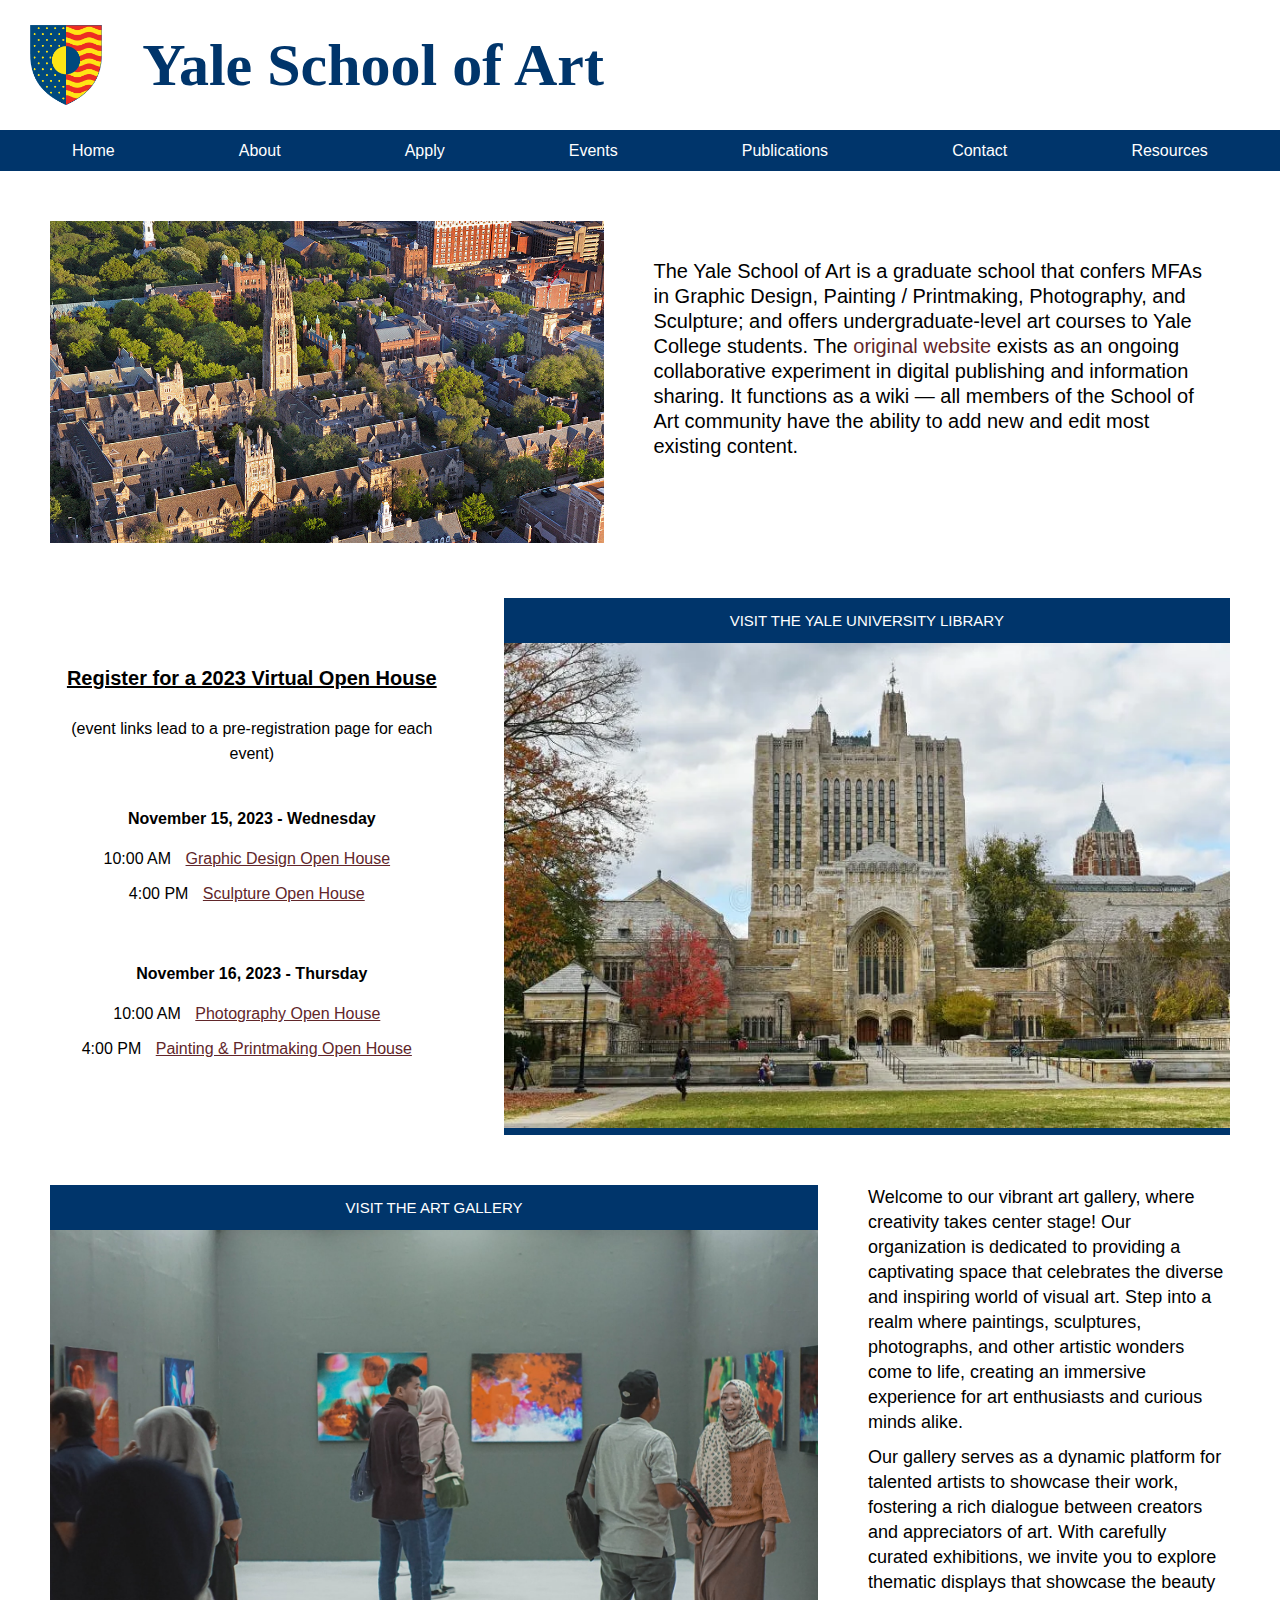
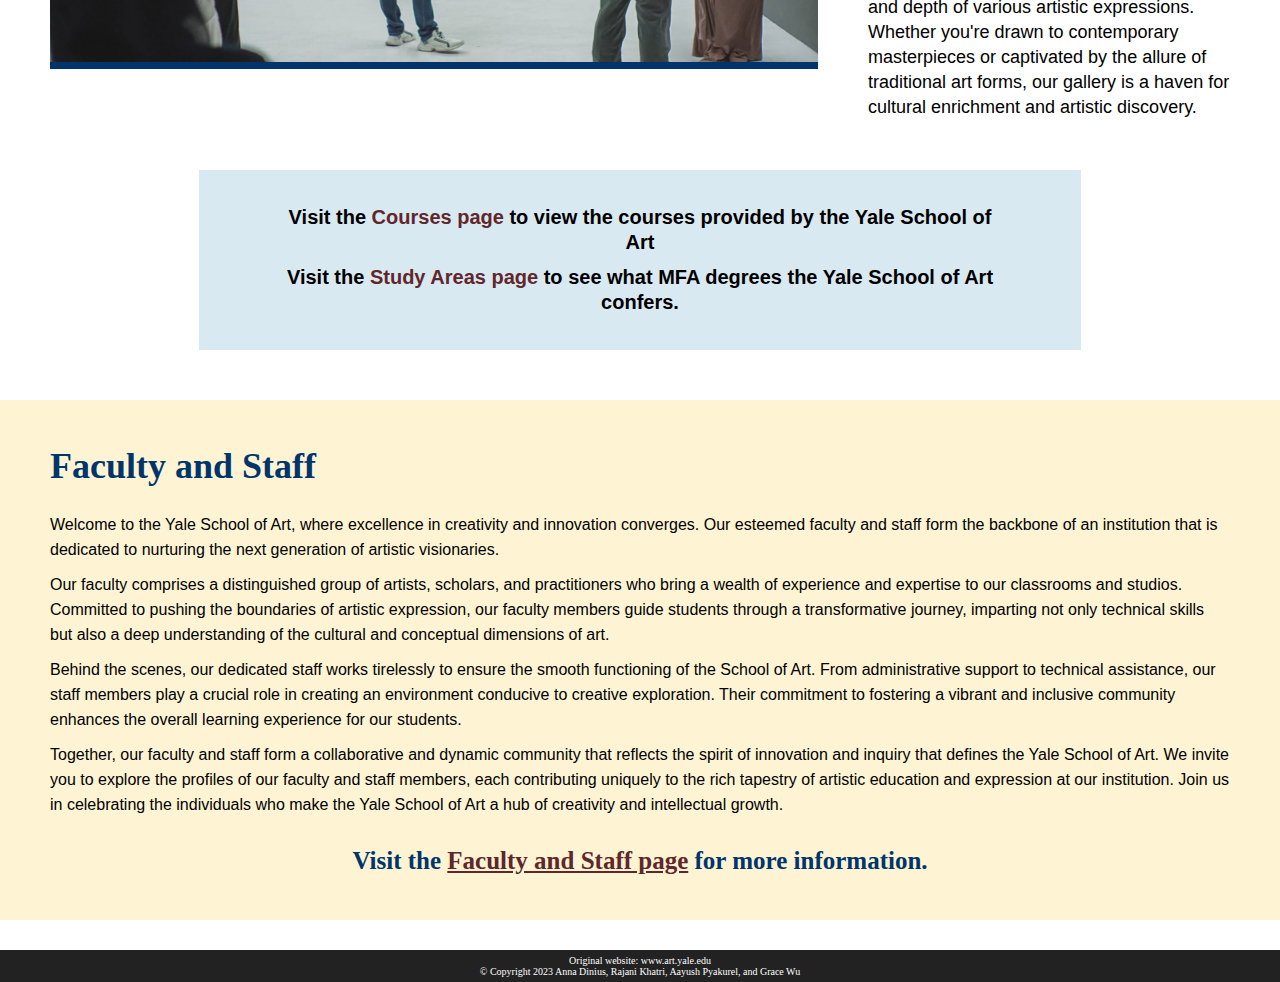
<file: index.html>
<!DOCTYPE html>
<html lang="en">
<head>
  <meta charset="utf-8">
  <meta name="viewport" content="width=device-width, initial-scale=1.0">
  <link rel="stylesheet" type="text/css" href="styles.css">
  <link rel="stylesheet" type="text/css" media="print" href="print.css">
  <title>Yale School of Art</title>
  <link rel="icon" type="image/x-icon" href="images/icon.ico">
</head>
<body>
<div id="wrapper">
  <header>
    <img src="images/coa.png" id="coa" alt="Coat of Arms">
    <h1>Yale School of Art</h1>
  </header>

  <nav>
    <ul>
		<li><a href="index.html">Home</a></li>
		<li><a href="about.html">About</a></li>
		<li><a href="apply.html">Apply</a></li>
		<li><a href="events.html">Events</a></li>
		<li><a href="publications.html">Publications</a></li>
		<li><a href="contact.html">Contact</a></li>
		<li><a href="resources.html">Resources</a></li>
	</ul>
  </nav>
  
	<main>
		 <div id="body-top">
			<div id="ysaImg">
				<img src="images/yale.jpg" alt="YSA" id="ysa">
			</div>
			
			<div id="ysaText">
				The Yale School of Art is a graduate school that confers MFAs in Graphic Design,
				 Painting / Printmaking, Photography, and Sculpture; and offers undergraduate-level
				 art courses to Yale College students. The <a href="https://www.art.yale.edu/" target="_blank">original website</a> exists as an ongoing collaborative
				 experiment in digital publishing and information sharing. It functions as a wiki — all
				 members of the School of Art community have the ability to add new and edit most existing content.
			 </div>
		 </div>
		
		<!--LIBRARY & OPEN HOUSE-->
		 <div class="side-by-side">
			<div id="left-content">
				  <div id="register">Register for a 2023 Virtual Open House</div>
				  <br>
				  (event links lead to a pre-registration page for each event)
				  <br>
				  <div class="openHouse section">
					  <div class="openHouseDates">November 15, 2023 - Wednesday</div>
					  10:00 AM <a href="https://apply.art.yale.edu/register/GraphicDesignOpenHouse2023" target="_blank">Graphic Design Open House</a>
					  <br>
					  4:00 PM <a href="https://apply.art.yale.edu/register/SculptureOpenHouse2023" target="_blank">Sculpture Open House</a>
				  </div>
				  
				  <div class="openHouse">
					  <div class="openHouseDates">November 16, 2023 - Thursday</div>
					  10:00 AM <a href="https://apply.art.yale.edu/register/PhotographyOpenHouse2023" target="_blank">Photography Open House</a>
					  <br>
					  4:00 PM <a href="https://apply.art.yale.edu/register/PaintingOpenHouse2023" target="_blank">Painting & Printmaking Open House</a>
				  </div>
			</div>
			
			<div class="blue" id="library">
			  <a href="https://library.yale.edu/" target="_blank">VISIT THE YALE UNIVERSITY LIBRARY<img src="images/library.jpg" alt="Library Image" id="libraryImg"></a>
			</div>
		 </div>
		
		<!--GALLERY-->
		<div class="side-by-side" id="gallery">
			<div class="blue galleryImg">
				<a href="exhibitions.html">VISIT THE ART GALLERY<img src="images/gallery.jpg" alt="Art Gallery" id="artGallery"></a>
			</div>
			
			<div id="galleryText">
				<p>
					Welcome to our vibrant art gallery, where creativity takes center stage! Our organization
					is dedicated to providing a captivating space that celebrates the diverse and inspiring world
					of visual art. Step into a realm where paintings, sculptures, photographs, and other artistic
					wonders come to life, creating an immersive experience for art enthusiasts and curious minds alike.
				</p>
				<p>
					Our gallery serves as a dynamic platform for talented artists to showcase their work, fostering
					a rich dialogue between creators and appreciators of art. With carefully curated exhibitions,
					we invite you to explore thematic displays that showcase the beauty and depth of various artistic
					expressions. Whether you're drawn to contemporary masterpieces or captivated by the allure of
					traditional art forms, our gallery is a haven for cultural enrichment and artistic discovery.
				</p>
			</div>
		</div>
		
		<!--LINKS TO COURSE OPTIONS AND STUDY AREAS PAGES-->
		<div id="crs">
			<p>
				Visit the <a href="courses_dep.html"><strong>Courses page</strong></a> to view the courses provided by the Yale School of Art
			</p>
			<p>
				Visit the  <strong><a href="study_areas.html">Study Areas page</a></strong> to see what MFA degrees the Yale School of Art confers.
			</p>
		</div>
		
		<div id="degrees">
			<h2 id="degreesHead">Faculty and Staff</h2>
			<p>
				Welcome to the Yale School of Art, where excellence in creativity and innovation converges.
				Our esteemed faculty and staff form the backbone of an institution that is dedicated to nurturing
				the next generation of artistic visionaries.</p>
			<p>
				Our faculty comprises a distinguished group of artists, scholars, and practitioners who bring a
				wealth of experience and expertise to our classrooms and studios. Committed to pushing the boundaries
				of artistic expression, our faculty members guide students through a transformative journey, imparting
				not only technical skills but also a deep understanding of the cultural and conceptual dimensions of art.</p>
			<p>
				Behind the scenes, our dedicated staff works tirelessly to ensure the smooth functioning of the School
				of Art. From administrative support to technical assistance, our staff members play a crucial role in
				creating an environment conducive to creative exploration. Their commitment to fostering a vibrant
				and inclusive community enhances the overall learning experience for our students.</p>
			<p class="section">
				Together, our faculty and staff form a collaborative and dynamic community that reflects the spirit of
				innovation and inquiry that defines the Yale School of Art. We invite you to explore the profiles of our
				faculty and staff members, each contributing uniquely to the rich tapestry of artistic education and
				expression at our institution. Join us in celebrating the individuals who make the Yale School of Art a
				hub of creativity and intellectual growth.
			</p>
			<h3 id="facultyPage">Visit the <a href="faculty_and_staff.html">Faculty and Staff page</a> for more information.</h3>
		</div>
	</main>
  
  <footer>
    Original website: <a href="https://www.art.yale.edu/" target="_blank">www.art.yale.edu</a>
    <br>
    &copy; Copyright 2023 Anna Dinius, Rajani Khatri, Aayush
    Pyakurel, and Grace Wu
  </footer>
</div><!--closing wrapper tag-->
</body>
</html>
</file>
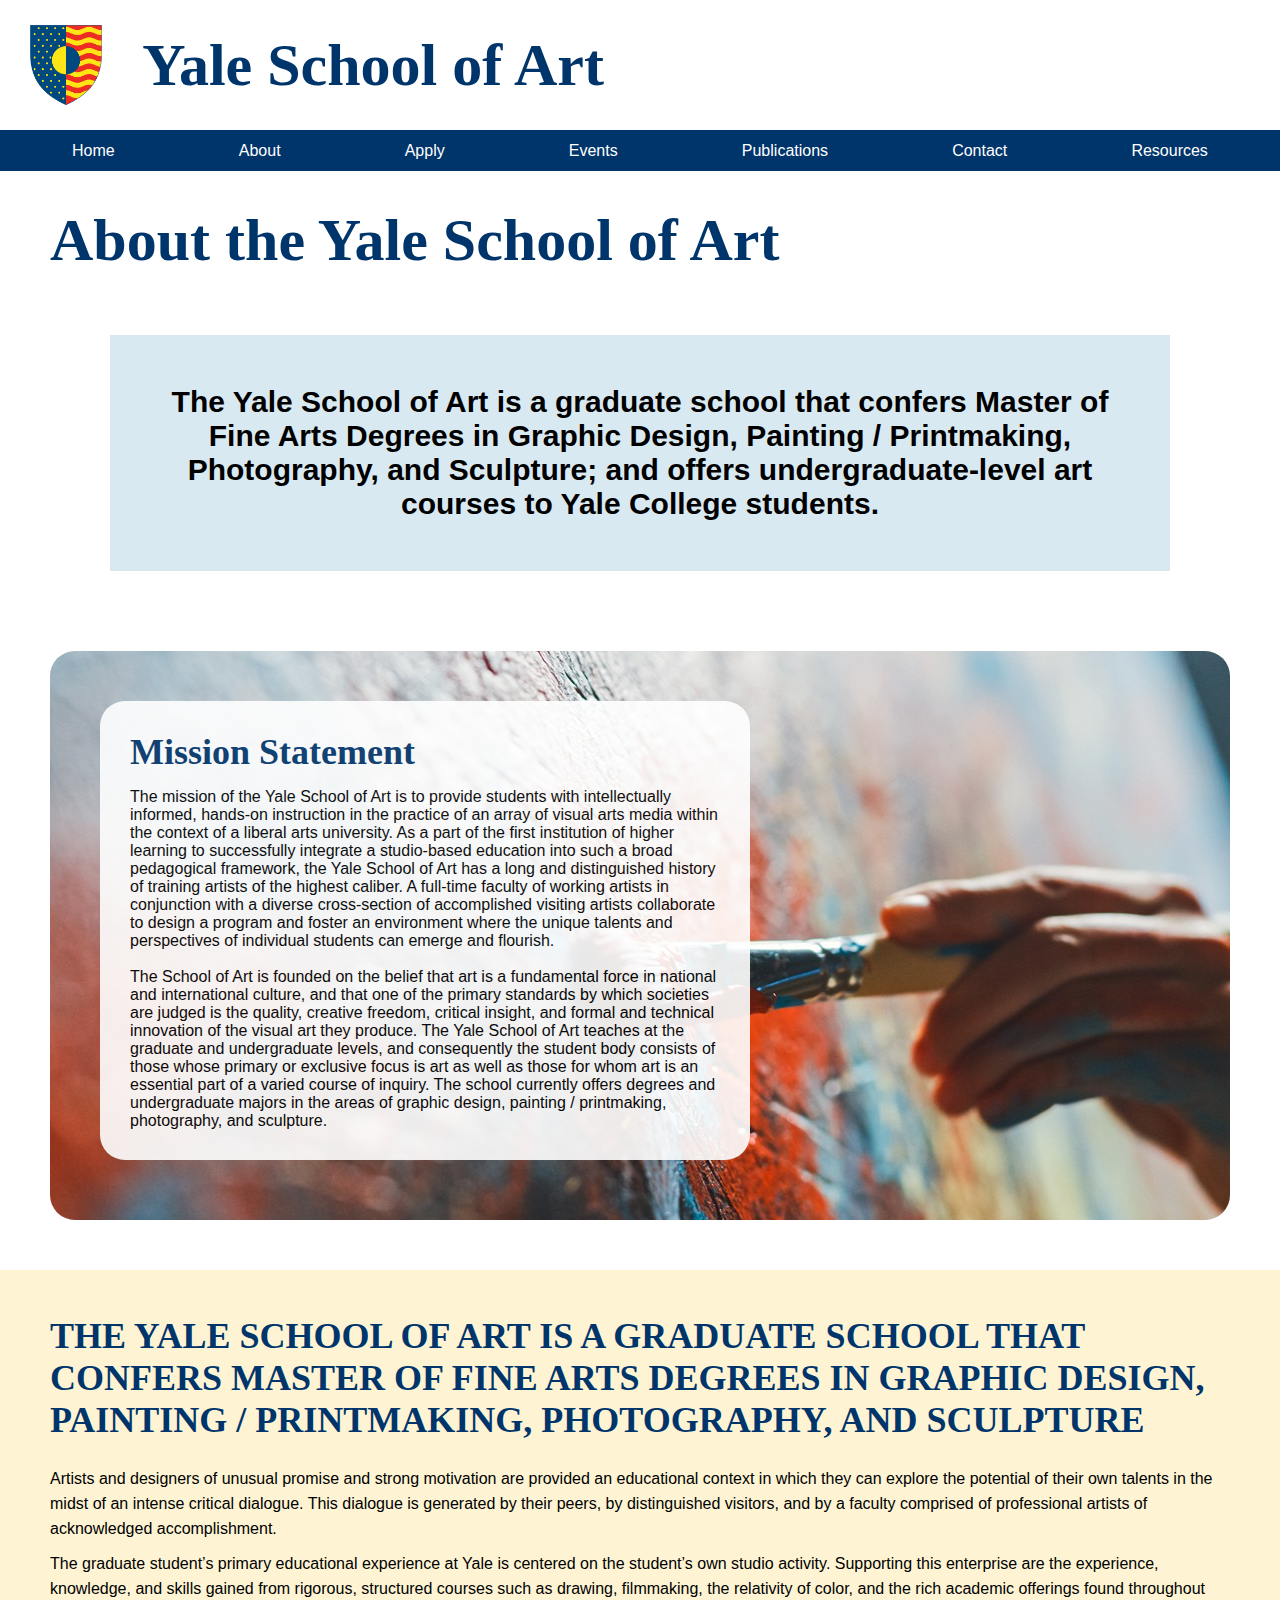
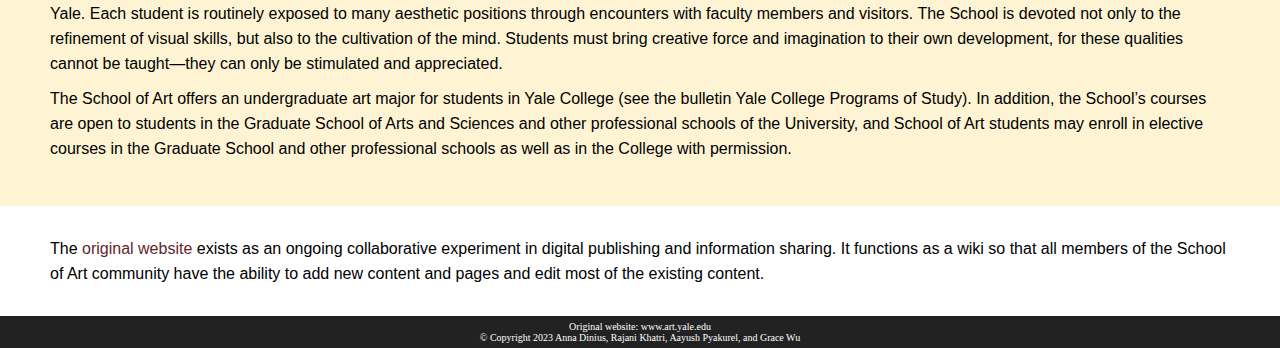
<file: about.html>
<!DOCTYPE html>
<html lang="en">
<head>
	<meta charset="utf-8">
	<meta name="viewport" content="width=device-width, initial-scale=1.0">
    <link rel="stylesheet" type="text/css" href="styles.css">
    <link rel="stylesheet" media="print" href="print.css">
	<title>About</title>
	
	<link rel="icon" type="image/x-icon" href="images/icon.ico">
</head>

<body>
	<div id="wrapper">
		<header>
			<img src="images/coa.png" id="coa" alt="Coat of Arms">
			<h1>Yale School of Art</h1>
		</header>
		
		<nav>
			<ul>
				<li><a href="index.html">Home</a></li>
				<li><a href="about.html">About</a></li>
				<li><a href="apply.html">Apply</a></li>
				<li><a href="events.html">Events</a></li>
				<li><a href="publications.html">Publications</a></li>
				<li><a href="contact.html">Contact</a></li>
				<li><a href="resources.html">Resources</a></li>
			</ul>
		</nav>
		
		<main>
			<!--<img src="images/paintbrush.jpg" alt="paintbrush" id="paintbrush">-->
			<h2 class="heading2">About the Yale School of Art</h2>

			<div id="aboutQuote"><!--first div-->
				<blockquote id="aboutQuoteText">
					The Yale School of Art is a graduate school that confers Master of Fine Arts Degrees in 
					Graphic Design, Painting / Printmaking, Photography, and Sculpture; and 
					offers undergraduate-level art courses to Yale College students. 
				</blockquote>
			</div>
			
			<div id="missionDiv" class="section">
				<div id="paintbrushImg">
					<img src="images/paintbrush.jpg" alt="artist painting canvas" id="paintbrush">
				</div>
				
				<div id="missionWhite">
					<h2 id="missionHead">Mission Statement</h2>
					<span class="font">
						The mission of the Yale School of Art is to provide students with 
						intellectually informed, hands-on instruction in the practice of an 
						array of visual arts media within the context of a liberal arts 
						university. As a part of the first institution of higher learning to 
						successfully integrate a studio-based education into such a broad 
						pedagogical framework, the Yale School of Art has a long and 
						distinguished history of training artists of the highest caliber. A 
						full-time faculty of working artists in conjunction with a diverse 
						cross-section of accomplished visiting artists collaborate to design a 
						program and foster an environment where the unique talents and 
						perspectives of individual students can emerge and flourish.
						<br><br>
						The School of Art is founded on the belief that art is a fundamental 
						force in national and international culture, and that one of the primary 
						standards by which societies are judged is the quality, creative 
						freedom, critical insight, and formal and technical innovation of the 
						visual art they produce. The Yale School of Art teaches at the graduate 
						and undergraduate levels, and consequently the student body consists of 
						those whose primary or exclusive focus is art as well as those for whom 
						art is an essential part of a varied course of inquiry. The school 
						currently offers degrees and undergraduate majors in the areas of 
						graphic design, painting / printmaking, photography, and sculpture.
					</span>
				</div>
			</div>
			
			<div id="degrees"><!--third div-->
				<h2 id="degreesHead">
					THE YALE SCHOOL OF ART IS A GRADUATE SCHOOL THAT CONFERS MASTER OF 
					FINE ARTS DEGREES IN GRAPHIC DESIGN, PAINTING / PRINTMAKING, PHOTOGRAPHY, 
					AND SCULPTURE
				</h2>
					<p>
						Artists and designers of unusual promise and strong motivation are 
						provided an educational context in which they can explore the 
						potential of their own talents in the midst of an intense critical 
						dialogue. This dialogue is generated by their peers, by 
						distinguished visitors, and by a faculty comprised of professional 
						artists of acknowledged accomplishment.
					</p>
					
					<p>
						The graduate student’s primary educational experience at Yale is 
						centered on the student’s own studio activity. Supporting this 
						enterprise are the experience, knowledge, and skills gained from 
						rigorous, structured courses such as drawing, filmmaking, the 
						relativity of color, and the rich academic offerings found 
						throughout Yale. Each student is routinely exposed to many 
						aesthetic positions through encounters with faculty members and 
						visitors. The School is devoted not only to the refinement of 
						visual skills, but also to the cultivation of the mind. Students 
						must bring creative force and imagination to their own development, 
						for these qualities cannot be taught—they can only be stimulated 
						and appreciated.
					</p>
					
					<p>
						The School of Art offers an undergraduate art major for students in 
						Yale College (see the bulletin Yale College Programs of Study). In 
						addition, the School’s courses are open to students in the Graduate 
						School of Arts and Sciences and other professional schools of the 
						University, and School of Art students may enroll in elective 
						courses in the Graduate School and other professional schools as 
						well as in the College with permission.
					</p>
			</div>
			
			<p id="ogSite" class="margin">
				The <a href="https://www.art.yale.edu/" target="_blank">original website</a> exists as an ongoing collaborative experiment 
				in digital publishing and information sharing. It functions as a 
				wiki so that all members of the School of Art community have the ability 
				to add new content and pages and edit most of the existing content.
			</p>
		</main>
		
		<footer>
			Original website: <a href="https://www.art.yale.edu/" target="_blank">www.art.yale.edu</a>
			<br>
			&copy; Copyright 2023 Anna Dinius, Rajani Khatri, Aayush Pyakurel, and Grace Wu
		</footer>
	</div><!--closing wrapper tag-->
</body>
</html>
</file>
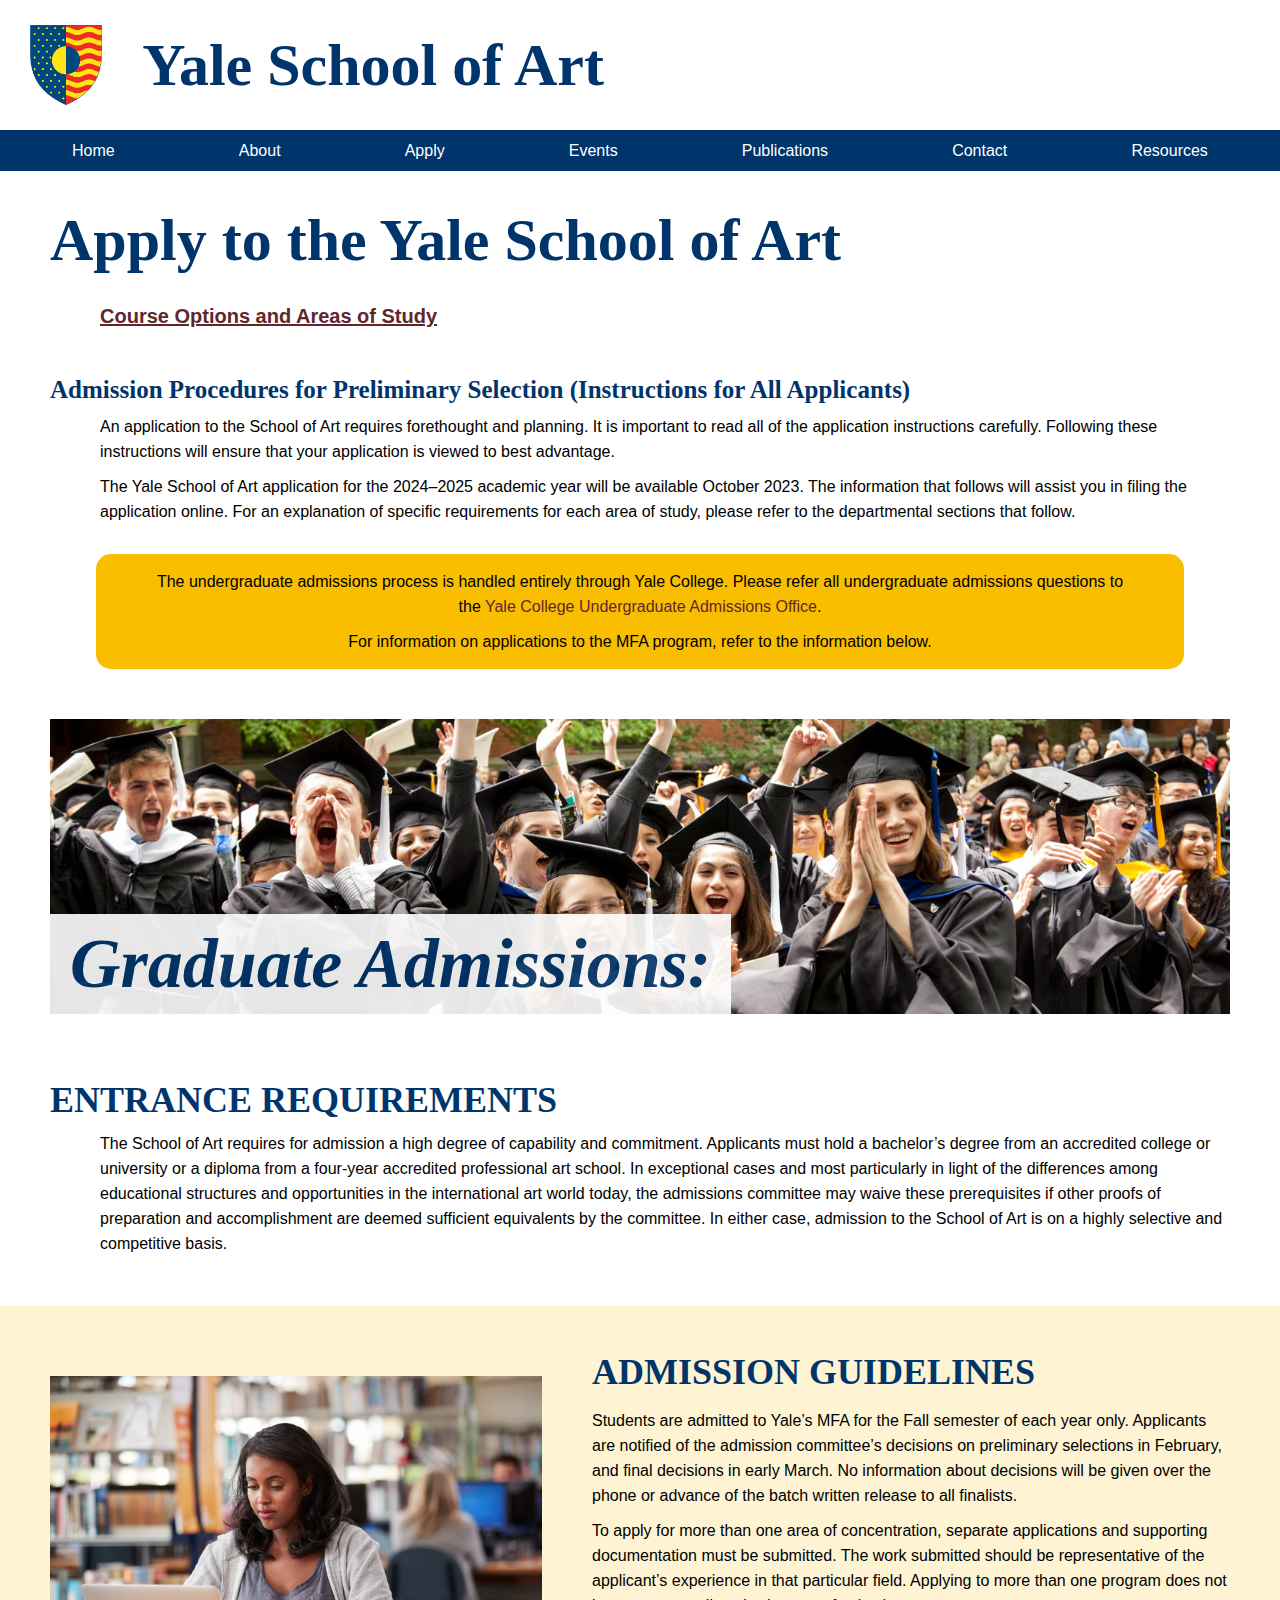
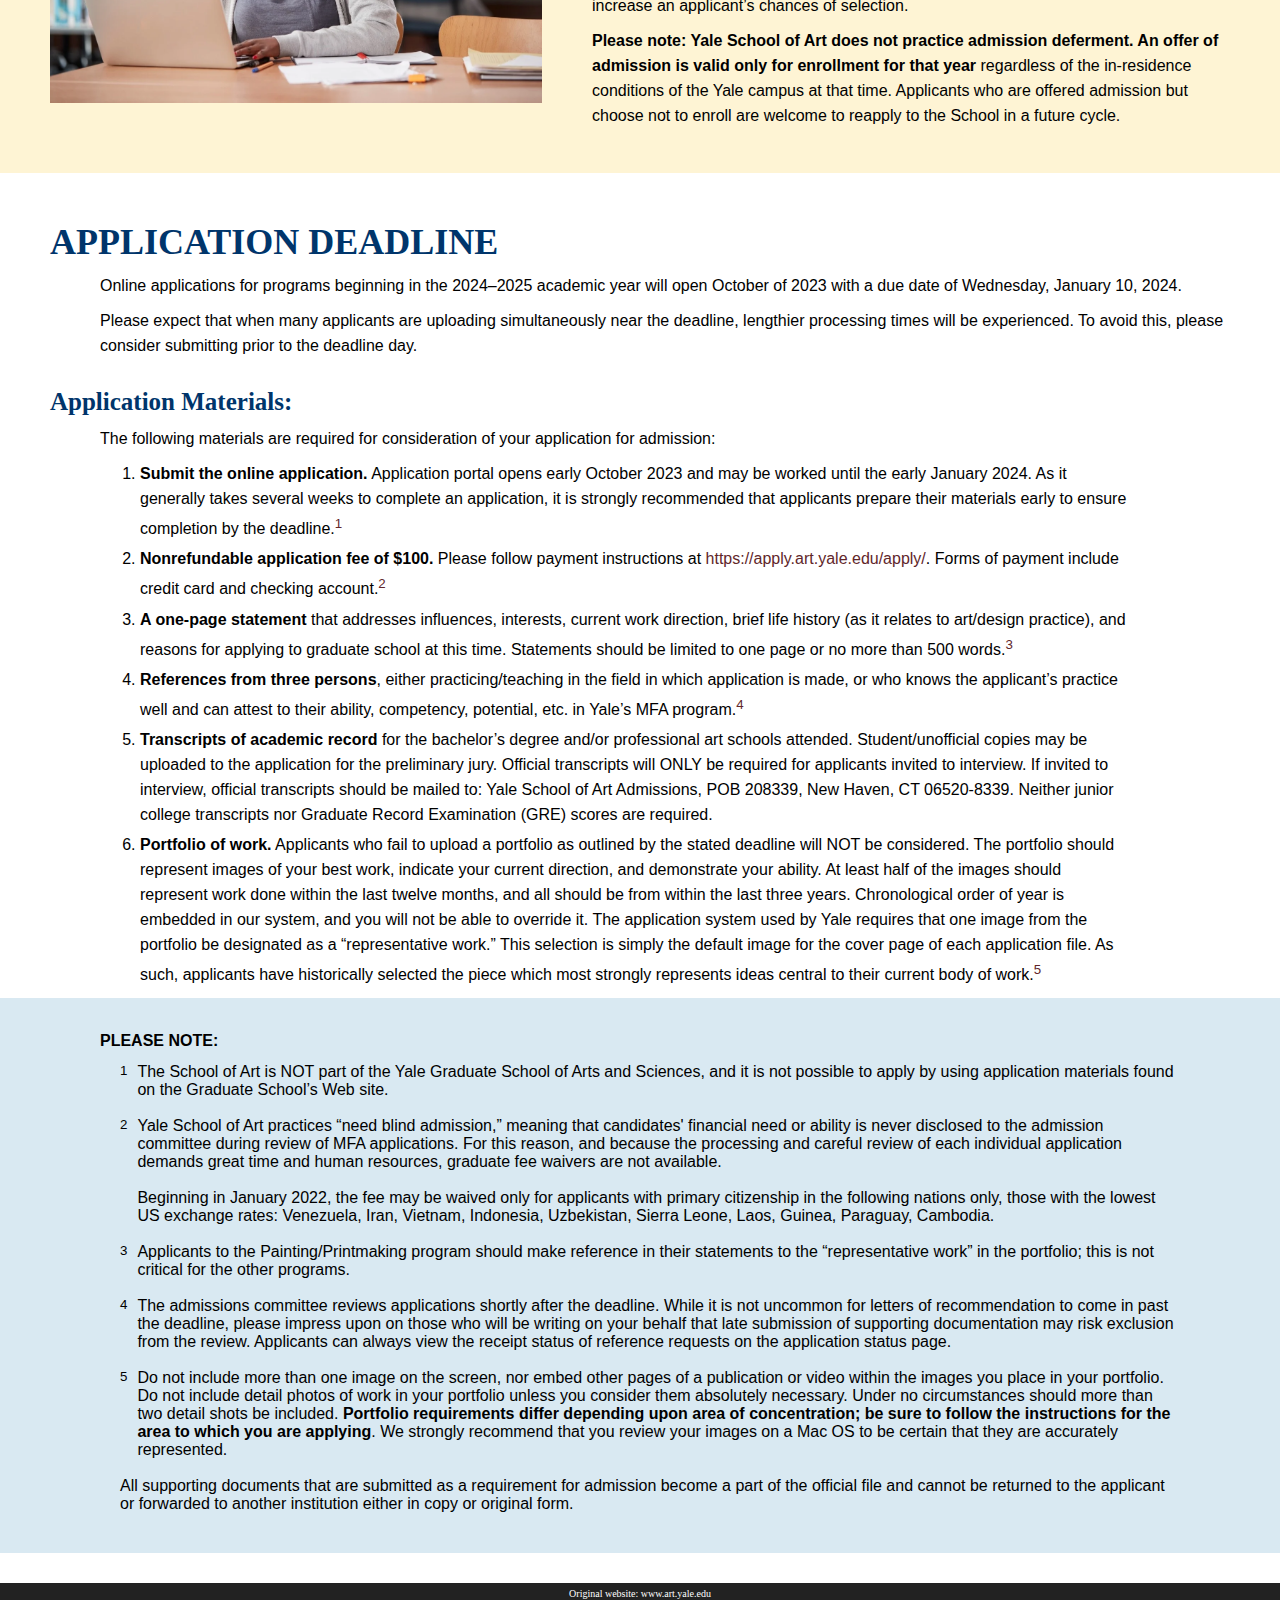
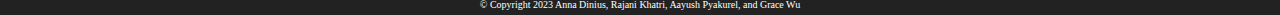
<file: apply.html>
<!DOCTYPE html>
<html lang="en">
<head>
	<meta charset="utf-8">
	<meta name="viewport" content="width=device-width, initial-scale=1.0">
	<link rel="stylesheet" type="text/css" media="screen" href="styles.css">
	<link rel="stylesheet" type="text/css" media="print" href="print.css">
	<title>Apply</title>
	<link rel="icon" type="image/x-icon" href="images/icon.ico">
</head>

<body>
	<div id="wrapper">
		<header>
			<img src="images/coa.png" id="coa" alt="Coat of Arms">
			<h1>Yale School of Art</h1>
		</header>
		
		<nav>
			<ul>
				<li><a href="index.html">Home</a></li>
				<li><a href="about.html">About</a></li>
				<li><a href="apply.html">Apply</a></li>
				<li><a href="events.html">Events</a></li>
				<li><a href="publications.html">Publications</a></li>
				<li><a href="contact.html">Contact</a></li>
				<li><a href="resources.html">Resources</a></li>
			</ul>
		</nav>
		
		<main>
			<h2 class="heading2">Apply to the Yale School of Art</h2>
			<h3 class="section coursesLinks" id="studyAreasLink"><a href="study_areas.html">Course Options and Areas of Study</a></h3>
			
			<br>
			<h3>
				Admission Procedures for Preliminary Selection (Instructions for All Applicants)
			</h3>
			<div class="indent section">
				<p>
					An application to the School of Art requires forethought and planning. It is important to read all of the 
					application instructions carefully. Following these instructions will ensure that your application is viewed 
					to best advantage.
				</p>
				<p>
					The Yale School of Art application for the 2024–2025 academic year will be available October 2023. The 
					information that follows will assist you in filing the application online. For an explanation of specific 
					requirements for each area of study, please refer to the departmental sections that follow.
				</p>
			</div>
		
			<div id="undergrad">
				<p>
					The undergraduate admissions process is handled entirely through Yale College. 
					Please refer all undergraduate admissions questions to the <a href="https://admissions.yale.edu/contact-us" target="_blank">
					Yale College Undergraduate Admissions Office</a>.
				</p>
				<p>
					For information on applications to the MFA program, refer to the information below.
				</p>
			</div>
			
			<div id="grad">
				<img src="images/grad.jpg" alt="graduates" id="gradImg">

				<div>
					<h2 id="admissions">Graduate Admissions:</h2>
				</div>
			</div>
			
			<div class="margin">	
				<h2>ENTRANCE REQUIREMENTS</h2>
				<div class="indent section">
					<p>
						The School of Art requires for admission a high degree of capability and commitment. 
						Applicants must hold a bachelor’s degree from an accredited college or university or a 
						diploma from a four-year accredited professional art school. In exceptional cases and most 
						particularly in light of the differences among educational structures and opportunities in 
						the international art world today, the admissions committee may waive these prerequisites 
						if other proofs of preparation and accomplishment are deemed sufficient equivalents by the 
						committee. In either case, admission to the School of Art is on a highly selective and 
						competitive basis.
					</p>
				</div>
			</div>
		
			<div id="guidelines" class="margin">
				<div id="applyImgDiv">
					<img src="images/studying.webp" alt="student studying" id="studyingImg">
				</div>

				<div id="guidelinesDiv">
					<h2 id="guidelinesHead">ADMISSION GUIDELINES</h2>
					<p>
						Students are admitted to Yale’s MFA for the Fall semester of each year only. Applicants 
						are notified of the admission committee’s decisions on preliminary selections in February, 
						and final decisions in early March. No information about decisions will be given over the 
						phone or advance of the batch written release to all finalists.
					</p>
					<p>
						To apply for more than one area of concentration, separate applications and supporting 
						documentation must be submitted. The work submitted should be representative of the applicant’s 
						experience in that particular field. Applying to more than one program does not increase an 
						applicant’s chances of selection.
					</p>
					<p>
						<strong>Please note: Yale School of Art does not practice admission deferment. An offer of admission is 
						valid only for enrollment for that year</strong> regardless of the in-residence conditions of the Yale 
						campus at that time. Applicants who are offered admission but choose not to enroll are welcome to 
						reapply to the School in a future cycle.
					</p>
				</div>
			</div>
			<br id="hideBr">
			<h2>APPLICATION DEADLINE</h2>
			<div class="indent section">
				<p>
					Online applications for programs beginning in the 2024–2025 academic year will open October of 2023 
					with a due date of Wednesday, January 10, 2024.
				</p>
				<p>
					Please expect that when many applicants are uploading simultaneously near the deadline, lengthier 
					processing times will be experienced. To avoid this, please consider submitting prior to the deadline day.
				</p>
			</div>
		
			<h3>Application Materials:</h3>
			<div id="hideSupLink" class="indent">
				<p>
					The following materials are required for consideration of your application for admission:
				</p>
				<ol class="indent">
					<li>
						<strong>Submit the online application.</strong> Application portal opens early October 2023 and may be worked until 
						the early January 2024. As it generally takes several weeks to complete an application, it is 
						strongly recommended that applicants prepare their materials early to ensure completion by the deadline.<a href="#sup1"><sup>1</sup></a>
					</li>
					<li>
						<strong>Nonrefundable application fee of $100.</strong> Please follow payment instructions at <a href="https://apply.art.yale.edu/apply/" target="_blank">https://apply.art.yale.edu/apply/</a>. 
						Forms of payment include credit card and checking account.<a href="#sup2"><sup>2</sup></a>
					</li>
					<li>
						<strong>A one-page statement</strong> that addresses influences, interests, current work direction, brief life history (as it 
						relates to art/design practice), and reasons for applying to graduate school at this time. Statements should 
						be limited to one page or no more than 500 words.<a href="#sup3"><sup>3</sup></a>
					</li>
					<li>
						<strong>References from three persons</strong>, either practicing/teaching in the field in which application is made, or who 
						knows the applicant’s practice well and can attest to their ability, competency, potential, etc. in Yale’s 
						MFA program.<a href="#sup4"><sup>4</sup></a>
					</li>
					<li>
						<strong>Transcripts of academic record</strong> for the bachelor’s degree and/or professional art schools attended. 
						Student/unofficial copies may be uploaded to the application for the preliminary jury. Official transcripts 
						will ONLY be required for applicants invited to interview. If invited to interview, official transcripts 
						should be mailed to: Yale School of Art Admissions, POB 208339, New Haven, CT 06520-8339. Neither junior 
						college transcripts nor Graduate Record Examination (GRE) scores are required.
					</li>
					<li style="padding-bottom: 0">
						<strong>Portfolio of work.</strong> Applicants who fail to upload a portfolio as outlined by the stated deadline will NOT be 
						considered. The portfolio should represent images of your best work, indicate your current direction, and 
						demonstrate your ability. At least half of the images should represent work done within the last twelve months, 
						and all should be from within the last three years. Chronological order of year is embedded in our system, and 
						you will not be able to override it. The application system used by Yale requires that one image from the 
						portfolio be designated as a “representative work.” This selection is simply the default image for the cover 
						page of each application file. As such, applicants have historically selected the piece which most strongly 
						represents ideas central to their current body of work.<a href="#sup5"><sup>5</sup></a>
					</li>
				</ol>
			</div>
			
			<div id="supDiv" class="section">
				<p id="printSpace">
					<strong>PLEASE NOTE:</strong>
				</p>
					<div id="note">
						<div id="sup1" class="superscript">
							<sup>1</sup>
								The School of Art is NOT part of the Yale Graduate School of Arts and Sciences, and it is not possible to apply by using 
								application materials found on the Graduate School’s Web site.
						</div>
						<br>
						
						<div id="sup2" class="superscript">
							<sup>2</sup>
								Yale School of Art practices “need blind admission,” meaning that candidates' financial need or ability is never disclosed 
								to the admission committee during review of MFA applications. For this reason, and because the processing and careful review of each 
								individual application demands great time and human resources, graduate fee waivers are not available.
							<br><br>
								Beginning in January 2022, the fee may be waived only for applicants with primary citizenship in the following nations only, those with 
								the lowest US exchange rates: Venezuela, Iran, Vietnam, Indonesia, Uzbekistan, Sierra Leone, Laos, Guinea, Paraguay, Cambodia.
						</div>
						<br>
						
						<div id="sup3" class="superscript">
							<sup>3</sup>
								Applicants to the Painting/Printmaking program should make reference in their statements to the “representative work” in the portfolio; this 
								is not critical for the other programs.
						</div>
						<br>
						
						<div id="sup4" class="superscript">
							<sup>4</sup>
								The admissions committee reviews applications shortly after the deadline. While it is not uncommon for letters of recommendation to come in 
								past the deadline, please impress upon on those who will be writing on your behalf that late submission of supporting documentation may 
								risk exclusion from the review. Applicants can always view the receipt status of reference requests on the application status page.
						</div>
						<br>
						
						<div id="sup5" class="superscript">
							<sup>5</sup>
								<div>
									Do not include more than one image on the screen, nor embed other pages of a publication or video within the images you place in your portfolio. 
									Do not include detail photos of work in your portfolio unless you consider them absolutely necessary. Under no circumstances should more than 
									two detail shots be included. <strong>Portfolio requirements differ depending upon area of concentration; be sure to follow the instructions for the area 
									to which you are applying</strong>. We strongly recommend that you review your images on a Mac OS to be certain that they are accurately represented.
								</div>
						</div>
						<br>
						
						<div class="superscript">
							All supporting documents that are submitted as a requirement for admission become a part of the official file and cannot be returned 
							to the applicant or forwarded to another institution either in copy or original form.
						</div>
					</div>
			</div>
		</main>
		
		<footer>
			Original website: <a href="https://www.art.yale.edu/" target="_blank">www.art.yale.edu</a>
			<br>
			&copy; Copyright 2023 Anna Dinius, Rajani Khatri, Aayush Pyakurel, and Grace Wu
		</footer>
	</div><!--closing wrapper tag-->
</body>
</html>
</file>
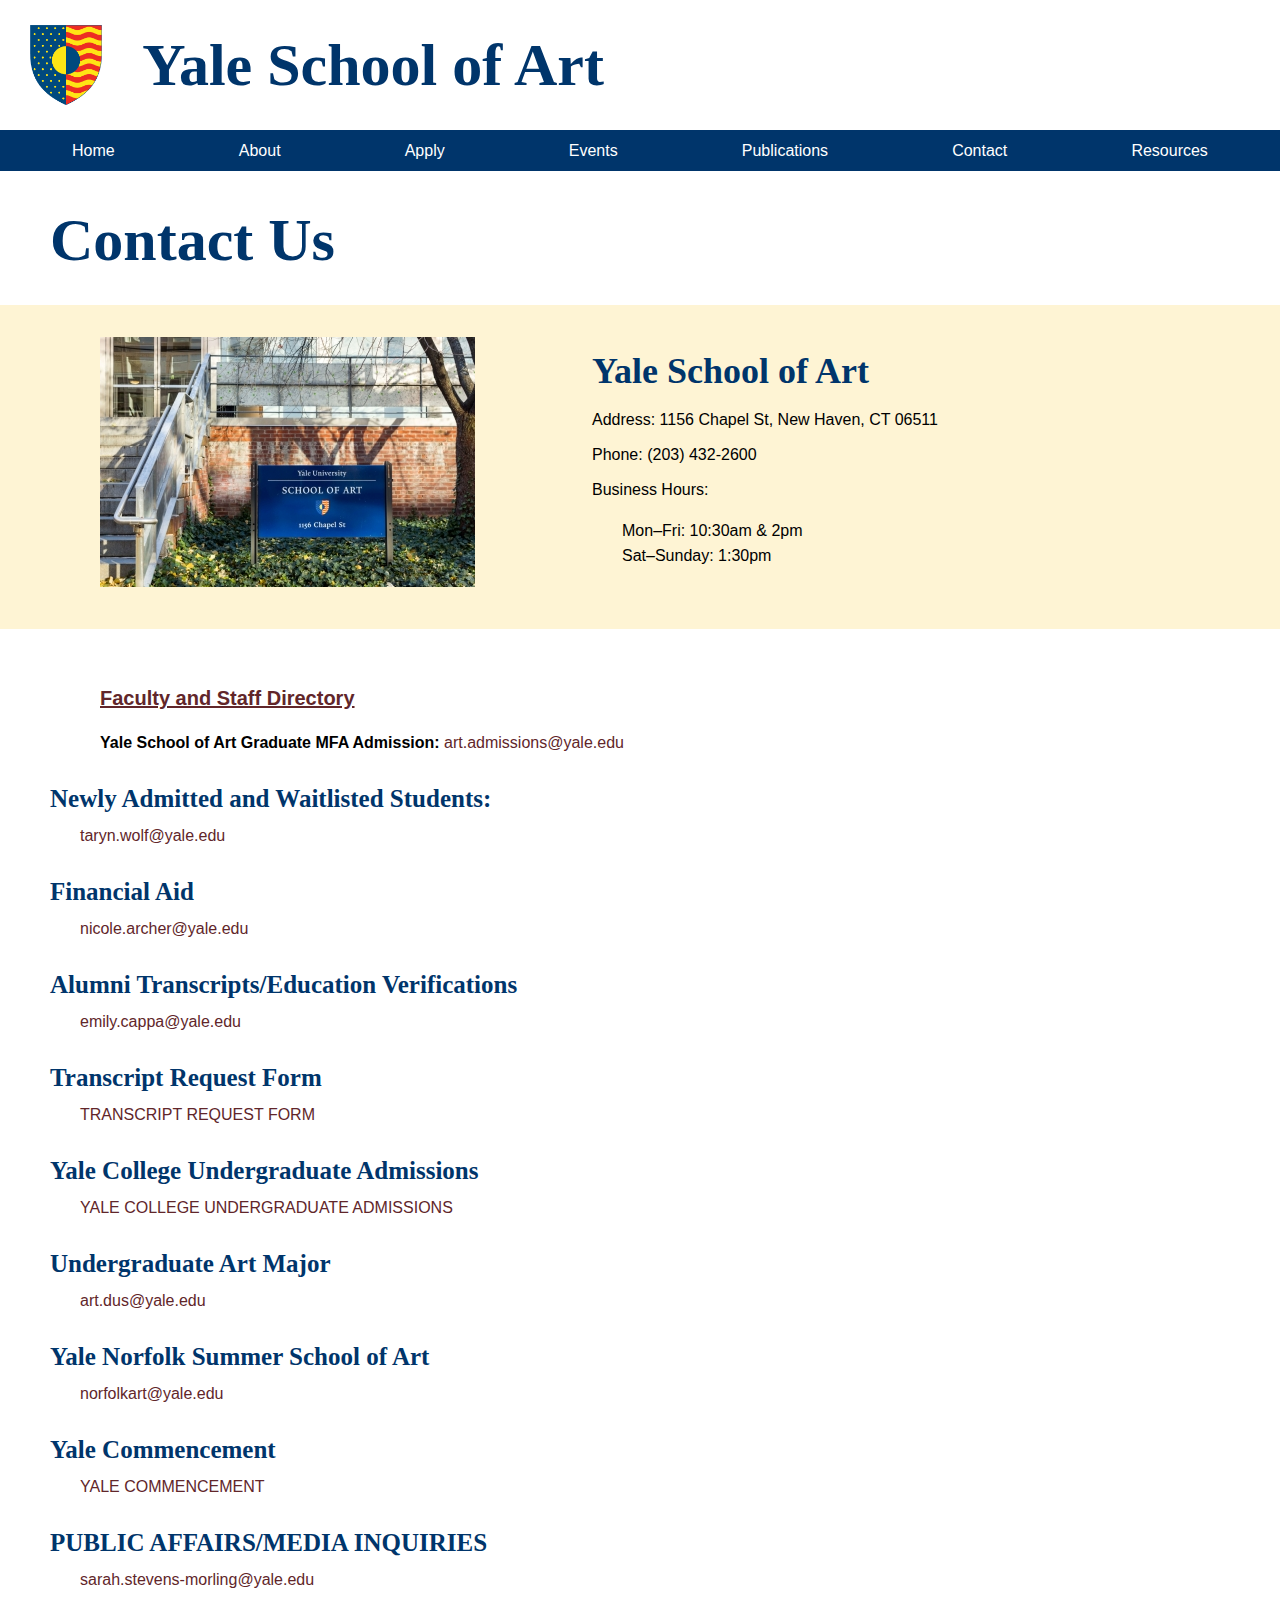
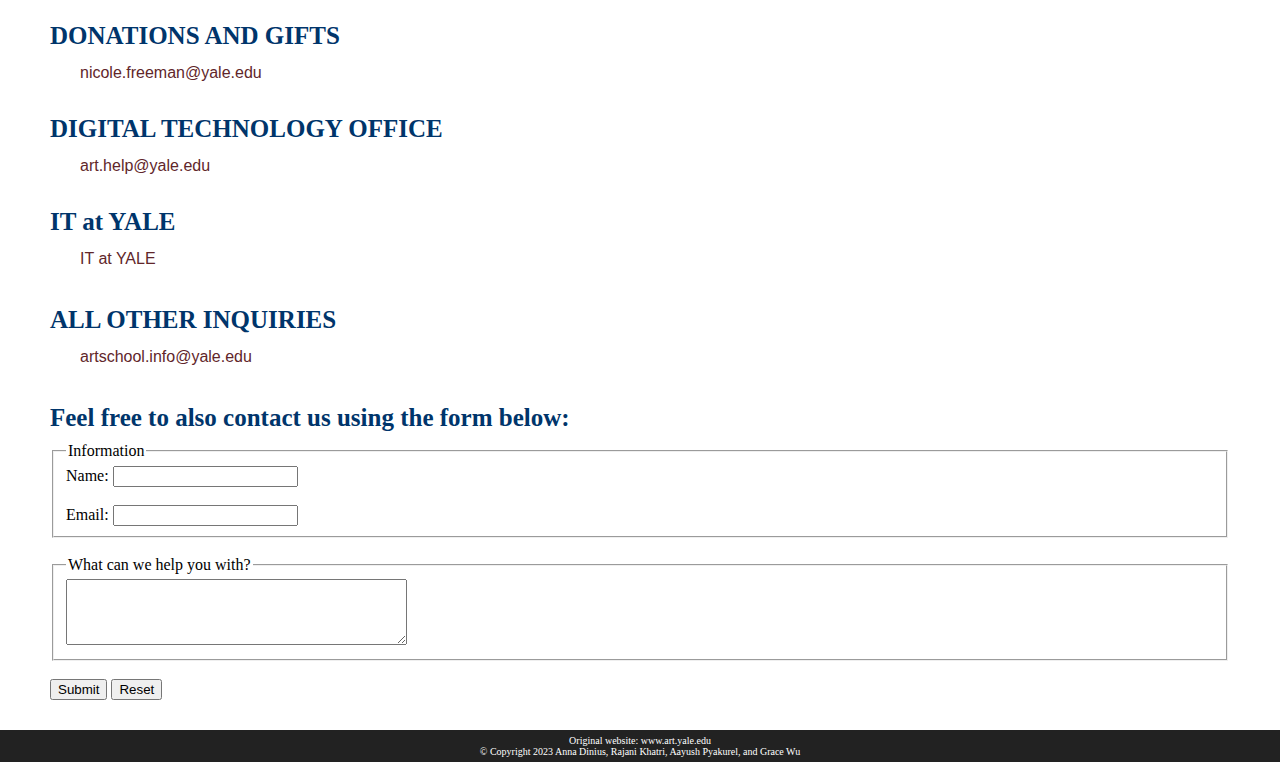
<file: contact.html>
<!DOCTYPE html>
<html lang="en">
<head>
	<meta charset="utf-8"> <meta name="viewport" content="width=device-width, initial-scale=1.0">
    <link rel="stylesheet" type="text/css" href="styles.css">
	<link rel="stylesheet" type="text/css" media="print" href="print.css">
    <title>Contact Us</title>
	
	<link rel="icon" type="image/x-icon" href="images/icon.ico">
</head>

<body>
	<div id="wrapper">
		<header>
			<img src="images/coa.png" id="coa" alt="Coat of Arms">
			<h1>Yale School of Art</h1>
		</header>
		
		<nav>
			<ul>
				<li><a href="index.html">Home</a></li>
				<li><a href="about.html">About</a></li>
				<li><a href="apply.html">Apply</a></li>
				<li><a href="events.html">Events</a></li>
				<li><a href="publications.html">Publications</a></li>
				<li><a href="contact.html">Contact</a></li>
				<li><a href="resources.html">Resources</a></li>
			</ul>
		</nav>
		
		<main>
			<div>
				<h2 class="heading2">Contact Us</h2>
			</div>
			
			<div id="guidelines" class="margin section">
				<div id="admissionsimg">
					<img src="images/yaleSchoolOfArtBuilding.jpg" alt="Admissions Office" id="contactImg">
				</div>
				
				<div id="guidelinesDiv">
					<h2 id="guidelinesHead">Yale School of Art</h2>
					<p>Address: 1156 Chapel St, New Haven, CT 06511</p>
					<p>Phone: (203) 432-2600</p>
					<p>Business Hours:</p>
					<ul style="list-style-type: none;">
						<li class="contactUl">Mon–Fri: 10:30am & 2pm</li> 
						<li class="contactUl">Sat–Sunday: 1:30pm</li>
					</ul>
				</div>
			</div>
			
			<br>
			
			<div>
				<h3 class="section coursesLinks" id="studyAreasLink"><a href="faculty_and_staff.html">Faculty and Staff Directory</a></h3>
				
				<div class="section indent">
				<p><strong>Yale School of Art Graduate MFA Admission: </strong><a href="mailto:art.admissions@yale.edu">art.admissions@yale.edu</a></p>
				</div>
				
				<div class="section">
				<h3>Newly Admitted and Waitlisted Students:</h3>
				<p class="indent"><a href="mailto:taryn.wolf@yale.edu">taryn.wolf@yale.edu</a></p>
				</div>
				
				<div class="section">
				<h3>Financial Aid</h3>
				<p class="indent"><a href="mailto:nicole.archer@yale.edu">nicole.archer@yale.edu</a></p>
				</div>
				
				<div class="section">
				<h3>Alumni Transcripts/Education Verifications</h3>
				<p class="indent"><a href="mailto:emily.cappa@yale.edu">emily.cappa@yale.edu</a></p>
				</div>
				
				<div class="section">
				<h3>Transcript Request Form</h3>
				<p class="indent"><a href="https://www.art.yale.edu/about/people/alumni">TRANSCRIPT REQUEST FORM</a></p>
				</div>
				
				<div class="section">
				<h3>Yale College Undergraduate Admissions</h3>
				<p class="indent"><a href="https://admissions.yale.edu/contact-us:">YALE COLLEGE UNDERGRADUATE ADMISSIONS</a></p>
				</div>
				
				<div class="section">
				<h3>Undergraduate Art Major</h3>
				<p class="indent"><a href="mailto:art.dus@yale.edu">art.dus@yale.edu</a></p>
				</div>
				
				<div class="section">
				<h3>Yale Norfolk Summer School of Art</h3>
				<p class="indent"><a href="mailto:norfolkart@yale.edu">norfolkart@yale.edu</a></p>
				</div>
				
				<div class="section">
				<h3>Yale Commencement</h3>
				<p class="indent"><a href="https://commencement.yale.edu/">YALE COMMENCEMENT</a></p>
				</div>
				
				<div class="section">
				<h3>PUBLIC AFFAIRS/MEDIA INQUIRIES</h3>
				<p class="indent"><a href="mailto:sarah.stevens-morling@yale.edu">sarah.stevens-morling@yale.edu</a></p>
				</div>
				
				<div class="section">
				<h3>DONATIONS AND GIFTS</h3>
				<p class="indent"><a href="mailto:nicole.freeman@yale.edu">nicole.freeman@yale.edu</a></p>
				</div>
				
				<div class="section">
				<h3>DIGITAL TECHNOLOGY OFFICE</h3>
				<p class="indent"><a href="mailto:art.help@yale.edu">art.help@yale.edu</a></p>
				</div>
				
				<div class="section">
				<h3>IT at YALE</h3>
				<p class="indent"><a href="https://yale.service-now.com/it">IT at YALE</a></p>
				</div>
				
				<div class="section margin">
				<h3>ALL OTHER INQUIRIES</h3>
				<p class="indent"><a href="mailto:artschool.info@yale.edu">artschool.info@yale.edu</a></p>
				</div>
			</div>
			
			<h3>Feel free to also contact us using the form below:</h3>
			<form method="post" action="https://webdevbasics.net/scripts/demo.php" id="formYale" name="formYale">
				<fieldset>
					<legend>Information</legend>
					Name: <input type="text" name="custName" id="custName" value="">
					<br>
					<br>
					Email: <input type="text" name="custEmail" id="custEmail" value="">
					<br>
				</fieldset>
				<br>
				<fieldset>
					<legend>What can we help you with?</legend>
					<textarea name="comments" id="comments" cols="40" rows="4"></textarea>
					<br>
				</fieldset>
				<br>
				<input type="submit" value="Submit"> <input type="reset" value="Reset">
			</form>
		</main>
		
		<footer>
			Original website: <a href="https://www.art.yale.edu/" target="_blank">www.art.yale.edu</a>
			<br>
			&copy; Copyright 2023 Anna Dinius, Rajani Khatri, Aayush 
			Pyakurel, and Grace Wu
		</footer>
	</div><!--closing wrapper tag-->
</body>
</html>
</file>
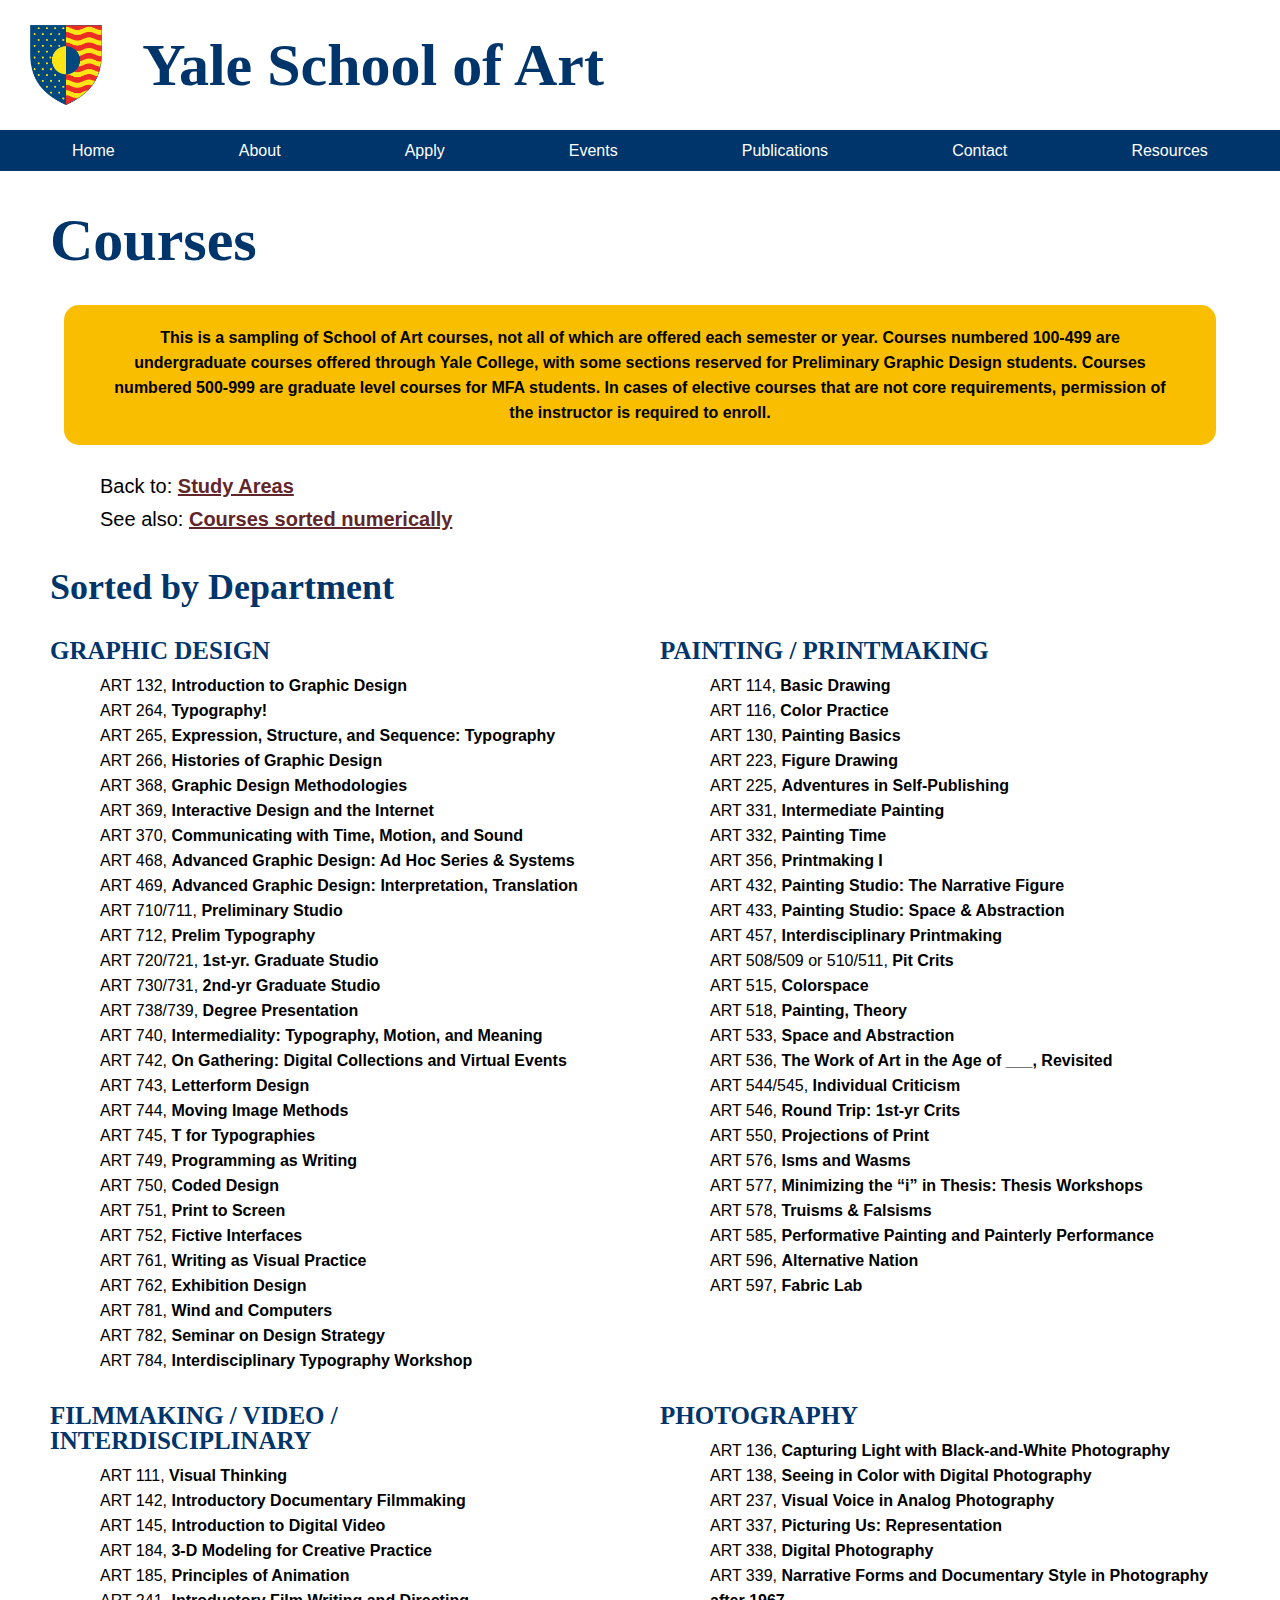
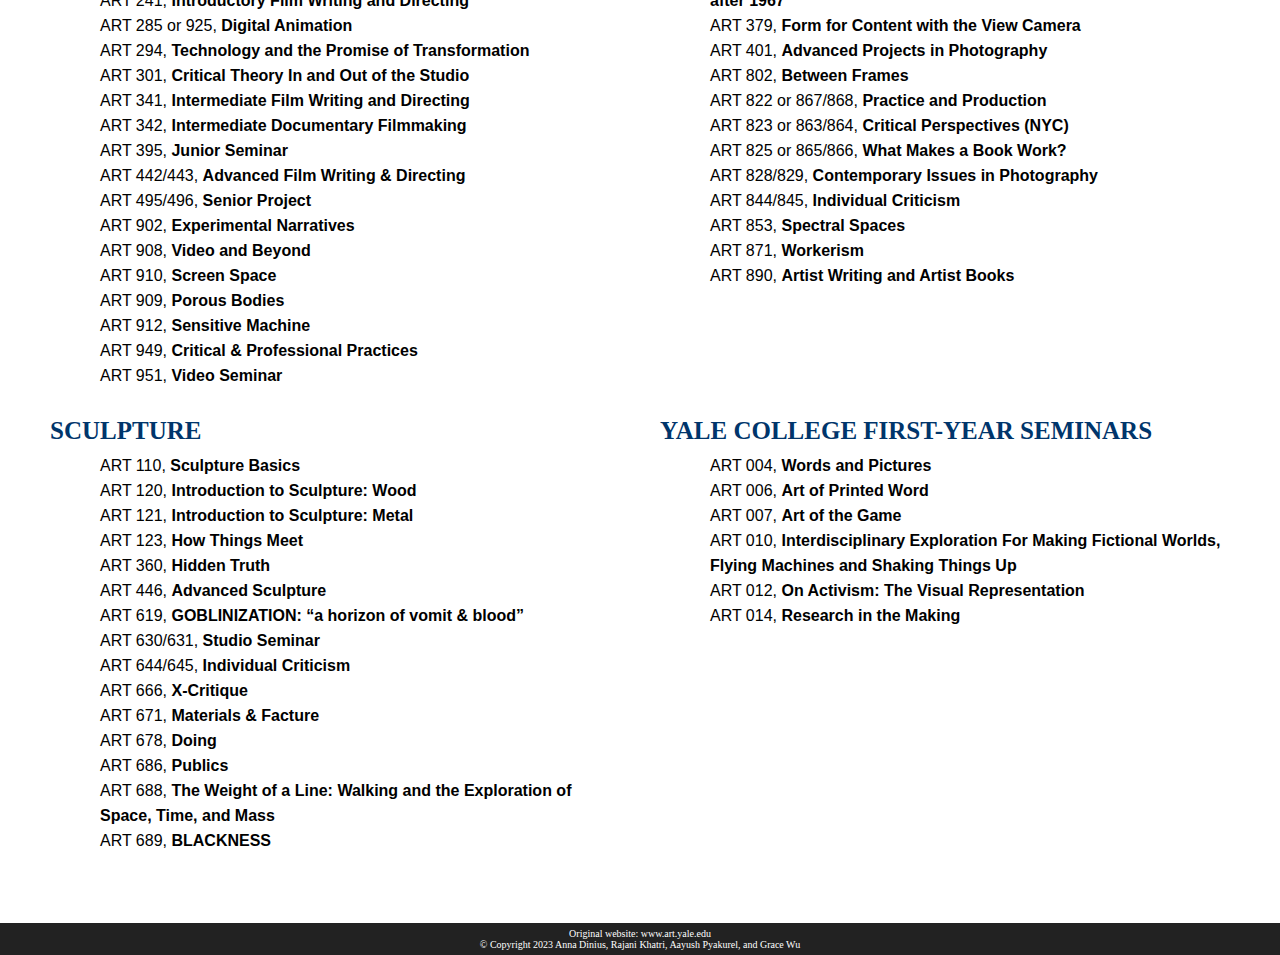
<file: courses_dep.html>
<!DOCTYPE html>
<html lang="en">
<head>
	<meta charset="utf-8"> <meta name="viewport" content="width=device-width, initial-scale=1.0">
    <link rel="stylesheet" type="text/css" href="styles.css">
	<link rel="stylesheet" media="print" href="print.css">
	<title>Course Options</title>
	
	<link rel="icon" type="image/x-icon" href="images/icon.ico">
</head>

<body>
	<div id="wrapper">
		<header>
			<img src="images/coa.png" id="coa" alt="Coat of Arms">
			<h1>Yale School of Art</h1>
		</header>
		
		<nav>
			<ul>
				<li><a href="index.html">Home</a></li>
				<li><a href="about.html">About</a></li>
				<li><a href="apply.html">Apply</a></li>
				<li><a href="events.html">Events</a></li>
				<li><a href="publications.html">Publications</a></li>
				<li><a href="contact.html">Contact</a></li>
				<li><a href="resources.html">Resources</a></li>
			</ul>
		</nav>
		
		<main>
			<h2 class="heading2">Courses</h2>
				<div id="courses">
					<p>
						This is a sampling of School of Art courses, not all of which are offered each semester 
						or year. Courses numbered 100-499 are undergraduate courses offered through Yale College, 
						with some sections reserved for Preliminary Graphic Design students. Courses numbered 
						500-999 are graduate level courses for MFA students. In cases of elective courses that 
						are not core requirements, permission of the instructor is required to enroll.
					</p>
				</div>
				
				<div id="hideLinks" class="indent section">
					<div class="coursesLinks">Back to: <a href="study_areas.html">Study Areas</a></div>
					<div class="coursesLinks">See also: <a href="courses_num.html">Courses sorted numerically</a></div>
				</div>
			
			<div class="margin section marginRight">
				<h2 class="section">Sorted by Department</h2>
					<div id="classListFormatDep" class="indent">
						<div id="classDiv2">
							<h3 class="department">GRAPHIC DESIGN</h3>
							<div class="indent section font">
								ART 132, <strong>Introduction to Graphic Design
								</strong><br>ART 264, <strong>Typography!
								</strong><br>ART 265, <strong>Expression, Structure, and Sequence: Typography
								</strong><br>ART 266, <strong>Histories of Graphic Design
								</strong><br>ART 368, <strong>Graphic Design Methodologies
								</strong><br>ART 369, <strong>Interactive Design and the Internet
								</strong><br>ART 370, <strong>Communicating with Time, Motion, and Sound
								</strong><br>ART 468, <strong>Advanced Graphic Design: Ad Hoc Series & Systems
								</strong><br>ART 469, <strong>Advanced Graphic Design: Interpretation, Translation
								</strong><br>ART 710/711, <strong>Preliminary Studio
								</strong><br>ART 712, <strong>Prelim Typography
								</strong><br>ART 720/721, <strong>1st-yr. Graduate Studio
								</strong><br>ART 730/731, <strong>2nd-yr Graduate Studio
								</strong><br>ART 738/739, <strong>Degree Presentation
								</strong><br>ART 740, <strong>Intermediality: Typography, Motion, and Meaning
								</strong><br>ART 742, <strong>On Gathering: Digital Collections and Virtual Events
								</strong><br>ART 743, <strong>Letterform Design
								</strong><br>ART 744, <strong>Moving Image Methods
								</strong><br>ART 745, <strong>T for Typographies
								</strong><br>ART 749, <strong>Programming as Writing
								</strong><br>ART 750, <strong>Coded Design
								</strong><br>ART 751, <strong>Print to Screen
								</strong><br>ART 752, <strong>Fictive Interfaces
								</strong><br>ART 761, <strong>Writing as Visual Practice
								</strong><br>ART 762, <strong>Exhibition Design
								</strong><br>ART 781, <strong>Wind and Computers
								</strong><br>ART 782, <strong>Seminar on Design Strategy
								</strong><br>ART 784, <strong>Interdisciplinary Typography Workshop</strong>
							</div>
						</div>
						
						<div id="classDiv3">
						<h3 class="department">PAINTING / PRINTMAKING</h3>
							<div class="indent section font">
								ART 114, <strong>Basic Drawing
								</strong><br>ART 116, <strong>Color Practice
								</strong><br>ART 130, <strong>Painting Basics
								</strong><br>ART 223, <strong>Figure Drawing
								</strong><br>ART 225, <strong>Adventures in Self-Publishing
								</strong><br>ART 331, <strong>Intermediate Painting
								</strong><br>ART 332, <strong>Painting Time
								</strong><br>ART 356, <strong>Printmaking I
								</strong><br>ART 432, <strong>Painting Studio: The Narrative Figure
								</strong><br>ART 433, <strong>Painting Studio: Space & Abstraction
								</strong><br>ART 457, <strong>Interdisciplinary Printmaking
								</strong><br>ART 508/509 or 510/511, <strong>Pit Crits
								</strong><br>ART 515, <strong>Colorspace
								</strong><br>ART 518, <strong>Painting, Theory
								</strong><br>ART 533, <strong>Space and Abstraction
								</strong><br>ART 536, <strong>The Work of Art in the Age of ___, Revisited
								</strong><br>ART 544/545, <strong>Individual Criticism
								</strong><br>ART 546, <strong>Round Trip: 1st-yr Crits
								</strong><br>ART 550, <strong>Projections of Print
								</strong><br>ART 576, <strong>Isms and Wasms
								</strong><br>ART 577, <strong>Minimizing the “i” in Thesis: Thesis Workshops
								</strong><br>ART 578, <strong>Truisms & Falsisms
								</strong><br>ART 585, <strong>Performative Painting and Painterly Performance
								</strong><br>ART 596, <strong>Alternative Nation
								</strong><br>ART 597, <strong>Fabric Lab</strong>
							</div>
						</div>
						
						<div id="classDiv1">
							<h3 class="department">FILMMAKING / VIDEO / INTERDISCIPLINARY</h3>
							<div class="indent section font">
								ART 111, <strong>Visual Thinking
								</strong><br>ART 142, <strong>Introductory Documentary Filmmaking
								</strong><br>ART 145, <strong>Introduction to Digital Video
								</strong><br>ART 184, <strong>3-D Modeling for Creative Practice
								</strong><br>ART 185, <strong>Principles of Animation
								</strong><br>ART 241, <strong>Introductory Film Writing and Directing
								</strong><br>ART 285 or 925, <strong>Digital Animation
								</strong><br>ART 294, <strong>Technology and the Promise of Transformation
								</strong><br>ART 301, <strong>Critical Theory In and Out of the Studio
								</strong><br>ART 341, <strong>Intermediate Film Writing and Directing
								</strong><br>ART 342, <strong>Intermediate Documentary Filmmaking
								</strong><br>ART 395, <strong>Junior Seminar
								</strong><br>ART 442/443, <strong>Advanced Film Writing & Directing
								</strong><br>ART 495/496, <strong>Senior Project
								</strong><br>ART 902, <strong>Experimental Narratives
								</strong><br>ART 908, <strong>Video and Beyond
								</strong><br>ART 910, <strong>Screen Space
								</strong><br>ART 909, <strong>Porous Bodies
								</strong><br>ART 912, <strong>Sensitive Machine
								</strong><br>ART 949, <strong>Critical & Professional Practices
								</strong><br>ART 951, <strong>Video Seminar</strong>
							</div>	
						</div>
						
						<div id="classDiv4">
							<h3 class="department">PHOTOGRAPHY</h3>
							<div class="indent section font">
								ART 136, <strong>Capturing Light with Black-and-White Photography
								</strong><br>ART 138, <strong>Seeing in Color with Digital Photography
								</strong><br>ART 237, <strong>Visual Voice in Analog Photography
								</strong><br>ART 337, <strong>Picturing Us: Representation
								</strong><br>ART 338, <strong>Digital Photography
								</strong><br>ART 339, <strong>Narrative Forms and Documentary Style in Photography after 1967
								</strong><br>ART 379, <strong>Form for Content with the View Camera
								</strong><br>ART 401, <strong>Advanced Projects in Photography
								</strong><br>ART 802, <strong>Between Frames
								</strong><br>ART 822 or 867/868, <strong>Practice and Production
								</strong><br>ART 823 or 863/864, <strong>Critical Perspectives (NYC)
								</strong><br>ART 825 or 865/866, <strong>What Makes a Book Work?
								</strong><br>ART 828/829, <strong>Contemporary Issues in Photography
								</strong><br>ART 844/845, <strong>Individual Criticism
								</strong><br>ART 853, <strong>Spectral Spaces
								</strong><br>ART 871, <strong>Workerism
								</strong><br>ART 890, <strong>Artist Writing and Artist Books</strong>
							</div>
						</div>
						
						<div id="classDiv5">
							<h3 class="department">SCULPTURE</h3>
							<div class="indent section font">
								ART 110, <strong>Sculpture Basics
								</strong><br>ART 120, <strong>Introduction to Sculpture: Wood
								</strong><br>ART 121, <strong>Introduction to Sculpture: Metal
								</strong><br>ART 123, <strong>How Things Meet
								</strong><br>ART 360, <strong>Hidden Truth
								</strong><br>ART 446, <strong>Advanced Sculpture
								</strong><br>ART 619, <strong>GOBLINIZATION: “a horizon of vomit & blood”
								</strong><br>ART 630/631, <strong>Studio Seminar
								</strong><br>ART 644/645, <strong>Individual Criticism
								</strong><br>ART 666, <strong>X-Critique
								</strong><br>ART 671, <strong>Materials & Facture
								</strong><br>ART 678, <strong>Doing
								</strong><br>ART 686, <strong>Publics
								</strong><br>ART 688, <strong>The Weight of a Line: Walking and the Exploration of Space, Time, and Mass
								</strong><br>ART 689, <strong>BLACKNESS</strong>
							</div>
						</div>
						
						<div id="classDiv6">
							<h3 class="department">YALE COLLEGE FIRST-YEAR SEMINARS</h3>
							<div class="indent section font">
								ART 004, <strong>Words and Pictures
								</strong><br>ART 006, <strong>Art of Printed Word
								</strong><br>ART 007, <strong>Art of the Game
								</strong><br>ART 010, <strong>Interdisciplinary Exploration For Making Fictional Worlds, Flying Machines and Shaking Things Up
								</strong><br>ART 012, <strong>On Activism: The Visual Representation
								</strong><br>ART 014, <strong>Research in the Making</strong>
							</div>
						</div>
					</div>
			</div>
		</main>
		
		<footer>
			Original website: <a href="https://www.art.yale.edu/" target="_blank">www.art.yale.edu</a>
			<br>
			&copy; Copyright 2023 Anna Dinius, Rajani Khatri, Aayush 
			Pyakurel, and Grace Wu
		</footer>
	</div><!--closing wrapper tag-->
</body>
</html>
</file>
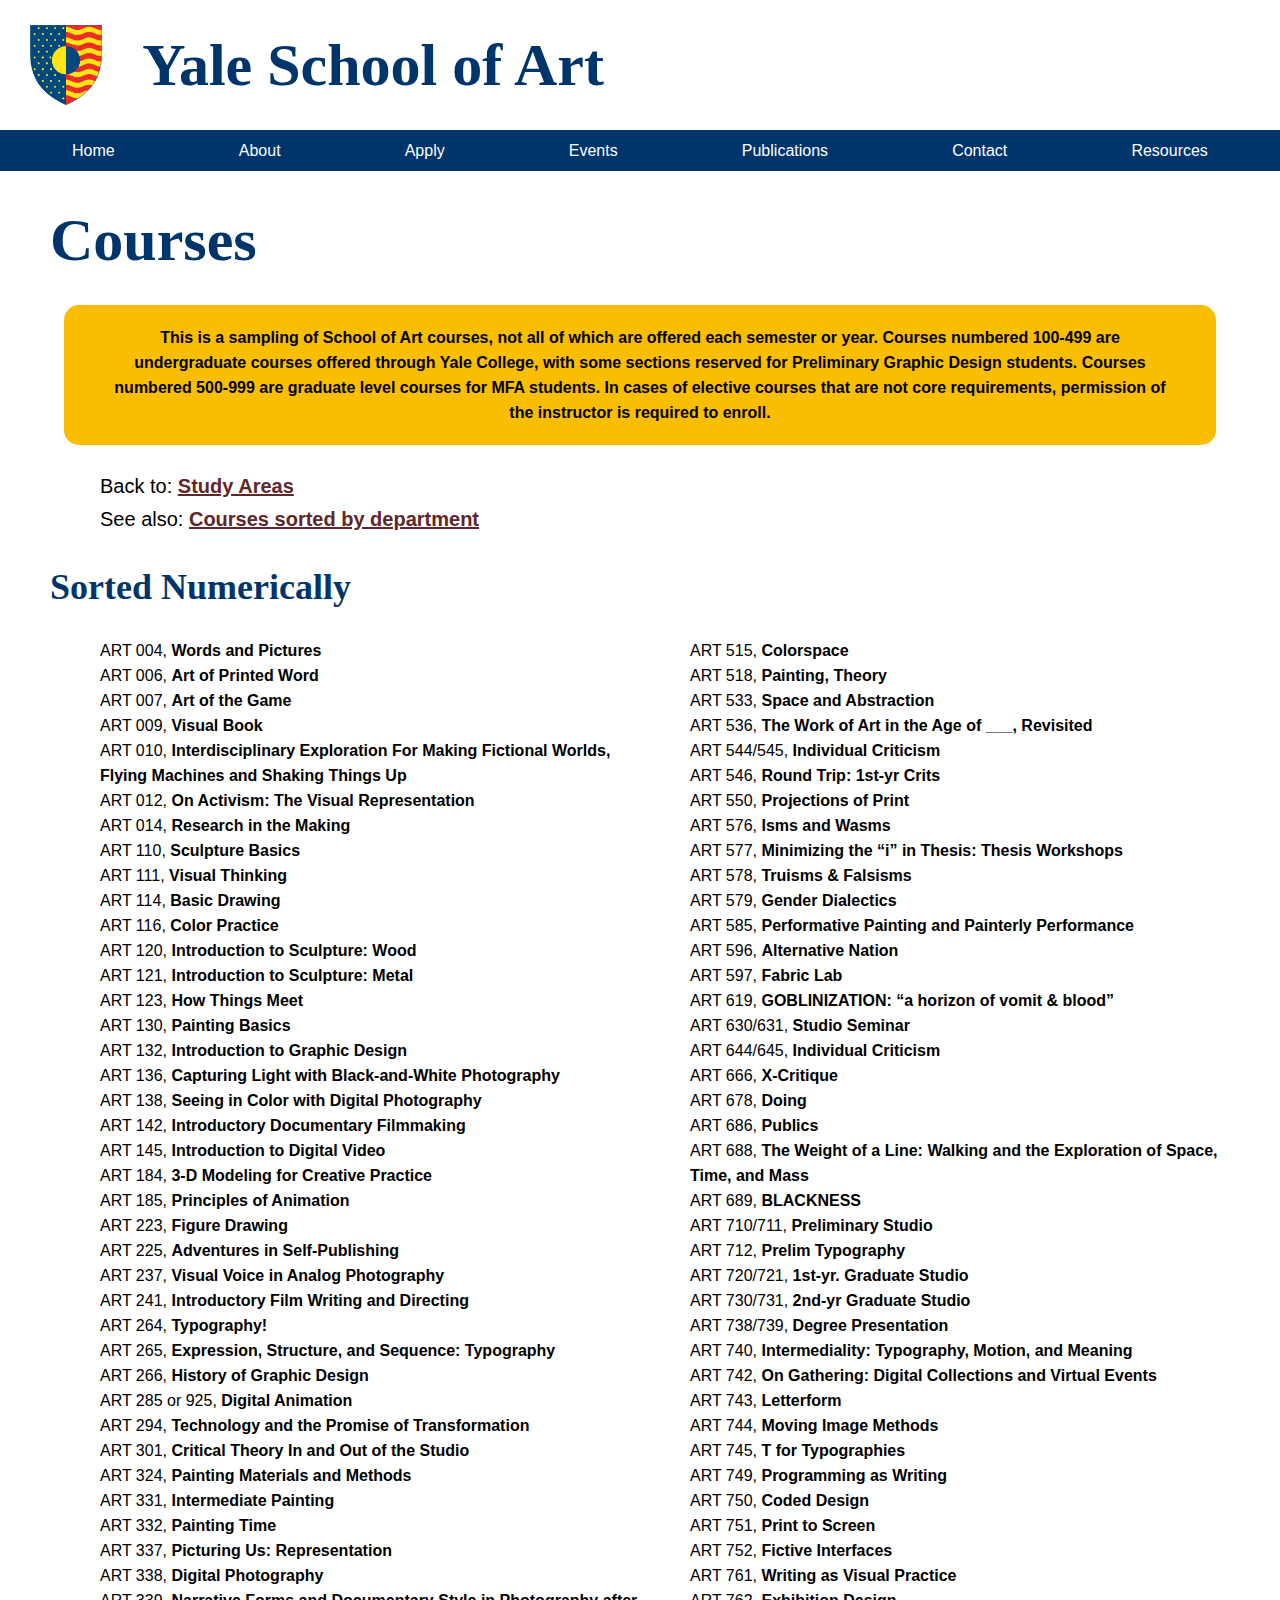
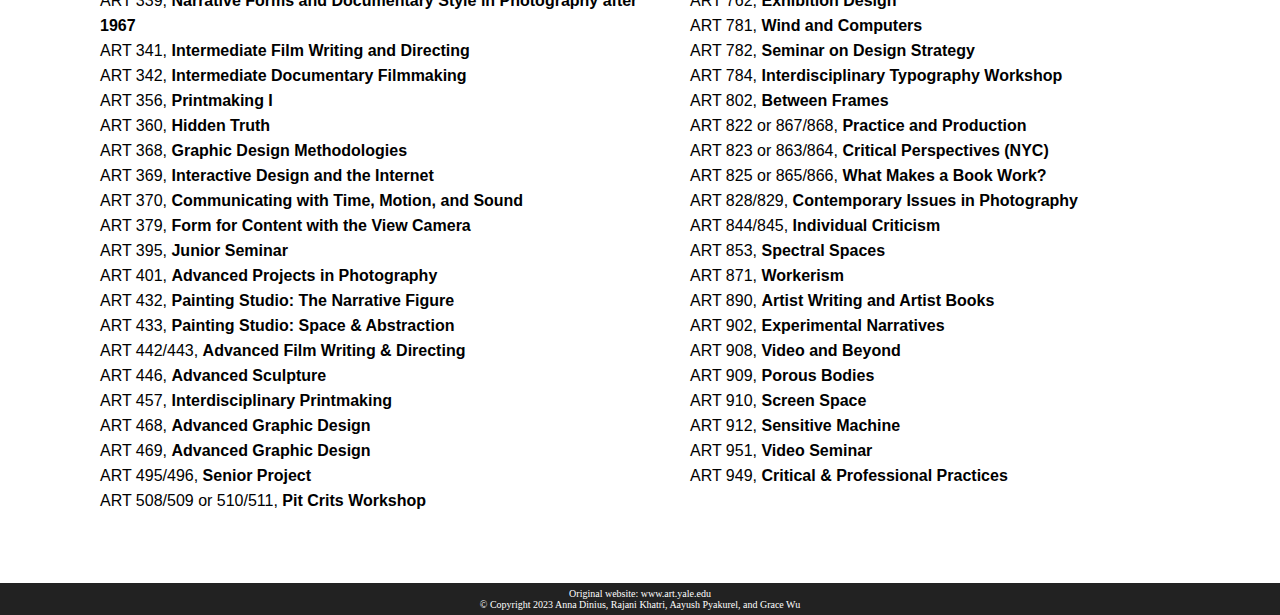
<file: courses_num.html>
<!DOCTYPE html>
<html lang="en">
<head>
	<meta charset="utf-8"> <meta name="viewport" content="width=device-width, initial-scale=1.0">
    <link rel="stylesheet" type="text/css" href="styles.css">
	<link rel="stylesheet" media="print" href="print.css">
	<title>Course Options</title>
	
	<link rel="icon" type="image/x-icon" href="images/icon.ico">
</head>

<body>
	<div id="wrapper">
		<header>
			<img src="images/coa.png" id="coa" alt="Coat of Arms">
			<h1>Yale School of Art</h1>
		</header>
		
		<nav>
			<ul>
				<li><a href="index.html">Home</a></li>
				<li><a href="about.html">About</a></li>
				<li><a href="apply.html">Apply</a></li>
				<li><a href="events.html">Events</a></li>
				<li><a href="publications.html">Publications</a></li>
				<li><a href="contact.html">Contact</a></li>
				<li><a href="resources.html">Resources</a></li>
			</ul>
		</nav>
		
		<main>
			<h2 class="heading2">Courses</h2>
				<div id="courses">
					<p>
						This is a sampling of School of Art courses, not all of which are offered each semester 
						or year. Courses numbered 100-499 are undergraduate courses offered through Yale College, 
						with some sections reserved for Preliminary Graphic Design students. Courses numbered 
						500-999 are graduate level courses for MFA students. In cases of elective courses that 
						are not core requirements, permission of the instructor is required to enroll.
					</p>
				</div>
				
				<div id="hideLinks" class="indent section">
					<div class="coursesLinks">Back to: <a href="study_areas.html">Study Areas</a></div>
					<div class="coursesLinks">See also: <a href="courses_dep.html">Courses sorted by department</a></div>
				</div>
			
			<div class="margin section marginRight">
				<h2 class="section">Sorted Numerically</h2>
				<div id="classListFormatNum" class="indent">
					<div id="classNum1" class="indent section font">
							ART 004, <strong>Words and Pictures
							</strong><br>ART 006, <strong>Art of Printed Word
							</strong><br>ART 007, <strong>Art of the Game
							</strong><br>ART 009, <strong>Visual Book
							</strong><br>ART 010, <strong>Interdisciplinary Exploration For Making Fictional Worlds, Flying Machines and Shaking Things Up
							</strong><br>ART 012, <strong>On Activism: The Visual Representation
							</strong><br>ART 014, <strong>Research in the Making
							</strong><br>ART 110, <strong>Sculpture Basics
							</strong><br>ART 111, <strong>Visual Thinking
							</strong><br>ART 114, <strong>Basic Drawing
							</strong><br>ART 116, <strong>Color Practice
							</strong><br>ART 120, <strong>Introduction to Sculpture: Wood
							</strong><br>ART 121, <strong>Introduction to Sculpture: Metal
							</strong><br>ART 123, <strong>How Things Meet
							</strong><br>ART 130, <strong>Painting Basics
							</strong><br>ART 132, <strong>Introduction to Graphic Design
							</strong><br>ART 136, <strong>Capturing Light with Black-and-White Photography
							</strong><br>ART 138, <strong>Seeing in Color with Digital Photography
							</strong><br>ART 142, <strong>Introductory Documentary Filmmaking
							</strong><br>ART 145, <strong>Introduction to Digital Video
							</strong><br>ART 184, <strong>3-D Modeling for Creative Practice
							</strong><br>ART 185, <strong>Principles of Animation
							</strong><br>ART 223, <strong>Figure Drawing
							</strong><br>ART 225, <strong>Adventures in Self-Publishing
							</strong><br>ART 237, <strong>Visual Voice in Analog Photography
							</strong><br>ART 241, <strong>Introductory Film Writing and Directing
							</strong><br>ART 264, <strong>Typography!
							</strong><br>ART 265, <strong>Expression, Structure, and Sequence: Typography
							</strong><br>ART 266, <strong>History of Graphic Design
							</strong><br>ART 285 or 925, <strong>Digital Animation
							</strong><br>ART 294, <strong>Technology and the Promise of Transformation
							</strong><br>ART 301, <strong>Critical Theory In and Out of the Studio
							</strong><br>ART 324, <strong>Painting Materials and Methods
							</strong><br>ART 331, <strong>Intermediate Painting
							</strong><br>ART 332, <strong>Painting Time
							</strong><br>ART 337, <strong>Picturing Us: Representation
							</strong><br>ART 338, <strong>Digital Photography
							</strong><br>ART 339, <strong>Narrative Forms and Documentary Style in Photography after 1967
							</strong><br>ART 341, <strong>Intermediate Film Writing and Directing
							</strong><br>ART 342, <strong>Intermediate Documentary Filmmaking
							</strong><br>ART 356, <strong>Printmaking I
							</strong><br>ART 360, <strong>Hidden Truth
							</strong><br>ART 368, <strong>Graphic Design Methodologies
							</strong><br>ART 369, <strong>Interactive Design and the Internet
							</strong><br>ART 370, <strong>Communicating with Time, Motion, and Sound
							</strong><br>ART 379, <strong>Form for Content with the View Camera
							</strong><br>ART 395, <strong>Junior Seminar
							</strong><br>ART 401, <strong>Advanced Projects in Photography
							</strong><br>ART 432, <strong>Painting Studio: The Narrative Figure
							</strong><br>ART 433, <strong>Painting Studio: Space & Abstraction
							</strong><br>ART 442/443, <strong>Advanced Film Writing & Directing
							</strong><br>ART 446, <strong>Advanced Sculpture
							</strong><br>ART 457, <strong>Interdisciplinary Printmaking
							</strong><br>ART 468, <strong>Advanced Graphic Design
							</strong><br>ART 469, <strong>Advanced Graphic Design
							</strong><br>ART 495/496, <strong>Senior Project
							</strong><br>ART 508/509 or 510/511, <strong>Pit Crits Workshop</strong>
					</div>
					
					<div id="classNum2" class="indent section font">
							ART 515, <strong>Colorspace
							</strong><br>ART 518, <strong>Painting, Theory
							</strong><br>ART 533, <strong>Space and Abstraction
							</strong><br>ART 536, <strong>The Work of Art in the Age of ___, Revisited
							</strong><br>ART 544/545, <strong>Individual Criticism
							</strong><br>ART 546, <strong>Round Trip: 1st-yr Crits
							</strong><br>ART 550, <strong>Projections of Print
							</strong><br>ART 576, <strong>Isms and Wasms
							</strong><br>ART 577, <strong>Minimizing the “i” in Thesis: Thesis Workshops
							</strong><br>ART 578, <strong>Truisms & Falsisms
							</strong><br>ART 579, <strong>Gender Dialectics
							</strong><br>ART 585, <strong>Performative Painting and Painterly Performance
							</strong><br>ART 596, <strong>Alternative Nation
							</strong><br>ART 597, <strong>Fabric Lab
							</strong><br>ART 619, <strong>GOBLINIZATION: “a horizon of vomit & blood”
							</strong><br>ART 630/631, <strong>Studio Seminar
							</strong><br>ART 644/645, <strong>Individual Criticism
							</strong><br>ART 666, <strong>X-Critique
							</strong><br>ART 678, <strong>Doing
							</strong><br>ART 686, <strong>Publics
							</strong><br>ART 688, <strong>The Weight of a Line: Walking and the Exploration of Space, Time, and Mass
							</strong><br>ART 689, <strong>BLACKNESS
							</strong><br>ART 710/711, <strong>Preliminary Studio
							</strong><br>ART 712, <strong>Prelim Typography
							</strong><br>ART 720/721, <strong>1st-yr. Graduate Studio
							</strong><br>ART 730/731, <strong>2nd-yr Graduate Studio
							</strong><br>ART 738/739, <strong>Degree Presentation
							</strong><br>ART 740, <strong>Intermediality: Typography, Motion, and Meaning
							</strong><br>ART 742, <strong>On Gathering: Digital Collections and Virtual Events
							</strong><br>ART 743, <strong>Letterform
							</strong><br>ART 744, <strong>Moving Image Methods
							</strong><br>ART 745, <strong>T for Typographies
							</strong><br>ART 749, <strong>Programming as Writing
							</strong><br>ART 750, <strong>Coded Design
							</strong><br>ART 751, <strong>Print to Screen
							</strong><br>ART 752, <strong>Fictive Interfaces
							</strong><br>ART 761, <strong>Writing as Visual Practice
							</strong><br>ART 762, <strong>Exhibition Design
							</strong><br>ART 781, <strong>Wind and Computers
							</strong><br>ART 782, <strong>Seminar on Design Strategy
							</strong><br>ART 784, <strong>Interdisciplinary Typography Workshop
							</strong><br>ART 802, <strong>Between Frames
							</strong><br>ART 822 or 867/868, <strong>Practice and Production
							</strong><br>ART 823 or 863/864, <strong>Critical Perspectives (NYC)
							</strong><br>ART 825 or 865/866, <strong>What Makes a Book Work?
							</strong><br>ART 828/829, <strong>Contemporary Issues in Photography
							</strong><br>ART 844/845, <strong>Individual Criticism
							</strong><br>ART 853, <strong>Spectral Spaces
							</strong><br>ART 871, <strong>Workerism
							</strong><br>ART 890, <strong>Artist Writing and Artist Books
							</strong><br>ART 902, <strong>Experimental Narratives
							</strong><br>ART 908, <strong>Video and Beyond
							</strong><br>ART 909, <strong>Porous Bodies
							</strong><br>ART 910, <strong>Screen Space
							</strong><br>ART 912, <strong>Sensitive Machine
							</strong><br>ART 951, <strong>Video Seminar
							</strong><br>ART 949, <strong>Critical & Professional Practices</strong>
					</div>
				</div>
			</div>
		</main>
		
		<footer>
			Original website: <a href="https://www.art.yale.edu/" target="_blank">www.art.yale.edu</a>
			<br>
			&copy; Copyright 2023 Anna Dinius, Rajani Khatri, Aayush 
			Pyakurel, and Grace Wu
		</footer>
	</div><!--closing wrapper tag-->
</body>
</html>
</file>
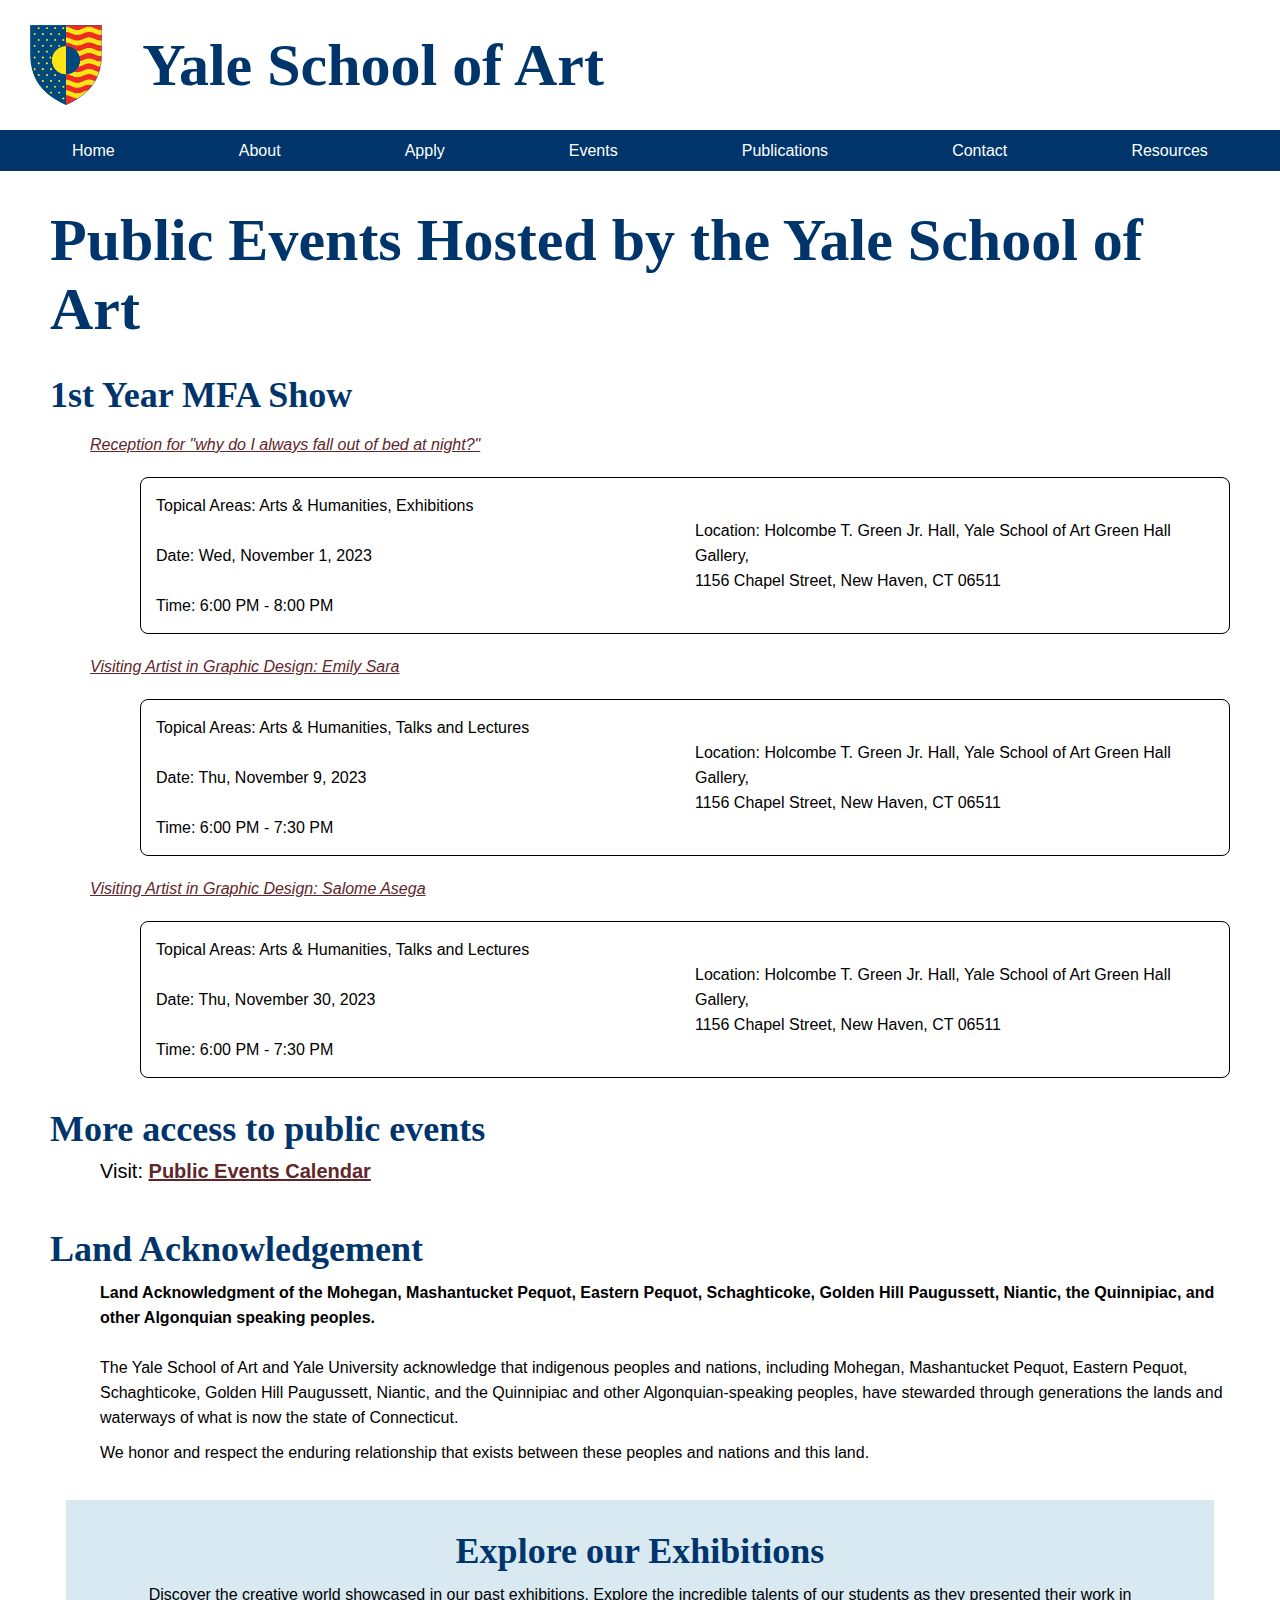
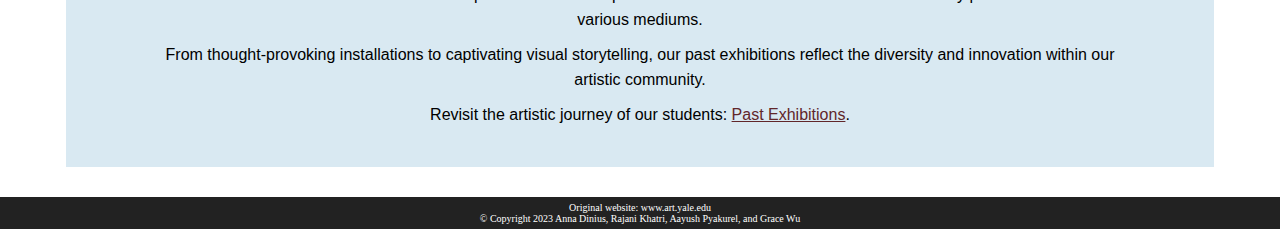
<file: events.html>
<!DOCTYPE html>
<html lang="en">
<head>
	<meta charset="utf-8"> <meta name="viewport" content="width=device-width, initial-scale=1.0">
    <link rel="stylesheet" type="text/css" href="styles.css">
	<link rel="stylesheet" type="text/css" media="print" href="print.css">
    <title>Events</title>
	
	<link rel="icon" type="image/x-icon" href="images/icon.ico">
</head>

<body>
	<div id="wrapper">
		<header>
			<img src="images/coa.png" id="coa" alt="Coat of Arms">
			<h1>Yale School of Art</h1>
		</header>
		
		<nav>
			<ul>
				<li><a href="index.html">Home</a></li>
				<li><a href="about.html">About</a></li>
				<li><a href="apply.html">Apply</a></li>
				<li><a href="events.html">Events</a></li>
				<li><a href="publications.html">Publications</a></li>
				<li><a href="contact.html">Contact</a></li>
				<li><a href="resources.html">Resources</a></li>
			</ul>
		</nav>
		
		<main>
			<!--events-->
			<div class="margin">
				<h2 class="heading2">Public Events Hosted by the Yale School of Art</h2>
					<h2>1st Year MFA Show</h2>
					<div id="eventsList" class="indent">
						<ul>
							<li class="section">
								<a href = "https://calendar.yale.edu/cal/event/eventView.do?b=de&href=/public/cals/MainCal/CAL-8a808a53-8b40cad4-018b-4dd06983-00003b64.ics" target="_blank" style="text-decoration: underline;"><em>Reception for "why do I always fall out of bed at night?"</em></a>
								<p class="event-details">
									Topical Areas: Arts & Humanities, Exhibitions<br><br>
								    Date: Wed, November 1, 2023<br><br>
									Time: 6:00 PM - 8:00 PM<br><br>
								    Location: Holcombe T. Green Jr. Hall, Yale School of Art Green Hall Gallery,<br>
									 1156 Chapel Street, New Haven, CT 06511
								</p>
							</li>
							<li class="section">
								<a href = "https://calendar.yale.edu/cal/event/eventView.do?b=de&href=/public/cals/MainCal/CAL-8a808a53-8b64ef72-018b-686157a5-0000687b.ics" target="_blank" style="text-decoration: underline;"><em>Visiting Artist in Graphic Design: Emily Sara</em></a>
								<p class="event-details">
									Topical Areas: Arts & Humanities, Talks and Lectures<br><br>
								    Date: Thu, November 9, 2023<br><br>
									Time: 6:00 PM - 7:30 PM<br><br>
								    Location: Holcombe T. Green Jr. Hall, Yale School of Art Green Hall Gallery,<br>
									 1156 Chapel Street, New Haven, CT 06511
								</p>
							</li>
							<li>
								<a href = "https://calendar.yale.edu/cal/event/eventView.do?b=de&href=/public/cals/MainCal/CAL-8a808a53-8b64ef72-018b-686402ed-00006bfe.ics" target="_blank" style="text-decoration: underline;"><em>Visiting Artist in Graphic Design: Salome Asega</em></a>
								 <p  class="event-details">
									Topical Areas: Arts & Humanities, Talks and Lectures<br><br>
								    Date: Thu, November 30, 2023<br><br>
									Time: 6:00 PM - 7:30 PM<br><br>
								    Location: Holcombe T. Green Jr. Hall, Yale School of Art Green Hall Gallery,<br>
									 1156 Chapel Street, New Haven, CT 06511
								</p>
							</li>
						</ul>
					</div>
			</div>
		
			<div class="section margin">
				<h2>More access to public events</h2>
				<div id="calendarLink" class="indent section">Visit: <a href="http://bit.ly/SoACalendar" target="_blank">Public Events Calendar</a></div>
			</div>
		
			<div class="margin">
				<h2>Land Acknowledgement</h2>
				<div class="indent">
					<p>
						<strong>Land Acknowledgment of the Mohegan, Mashantucket Pequot, Eastern Pequot, Schaghticoke, Golden Hill Paugussett, Niantic, the Quinnipiac, and other Algonquian speaking peoples.</strong>
						<br><br>
						The Yale School of Art and Yale University acknowledge that indigenous peoples and nations, including Mohegan, Mashantucket Pequot, Eastern Pequot, Schaghticoke, Golden Hill Paugussett, Niantic, and the Quinnipiac
						and other Algonquian-speaking peoples, have stewarded through generations the lands and waterways of what is now the state of Connecticut.
					</p>
					
					<div class="section">
						<p>
							We honor and respect the enduring relationship that exists between these peoples and nations and this land.
						</p>
					</div>
				</div>
			</div>
			<section id="exhibition-link">
				<h2>Explore our Exhibitions</h2>
				<p>Discover the creative world showcased in our past exhibitions. Explore the incredible talents of our students as they presented their work in various mediums.</p>
				<p>From thought-provoking installations to captivating visual storytelling, our past exhibitions reflect the diversity and innovation within our artistic community.</p>
				<p>Revisit the artistic journey of our students: <a href="exhibitions.html"> Past Exhibitions</a>.</p>
			</section>
		</main>
		
		<footer>
			Original website: <a href="https://www.art.yale.edu/" target="_blank">www.art.yale.edu</a>
			<br>
			&copy; Copyright 2023 Anna Dinius, Rajani Khatri, Aayush 
			Pyakurel, and Grace Wu
		</footer>
	</div><!--closing wrapper tag-->
</body>
</html>
</file>
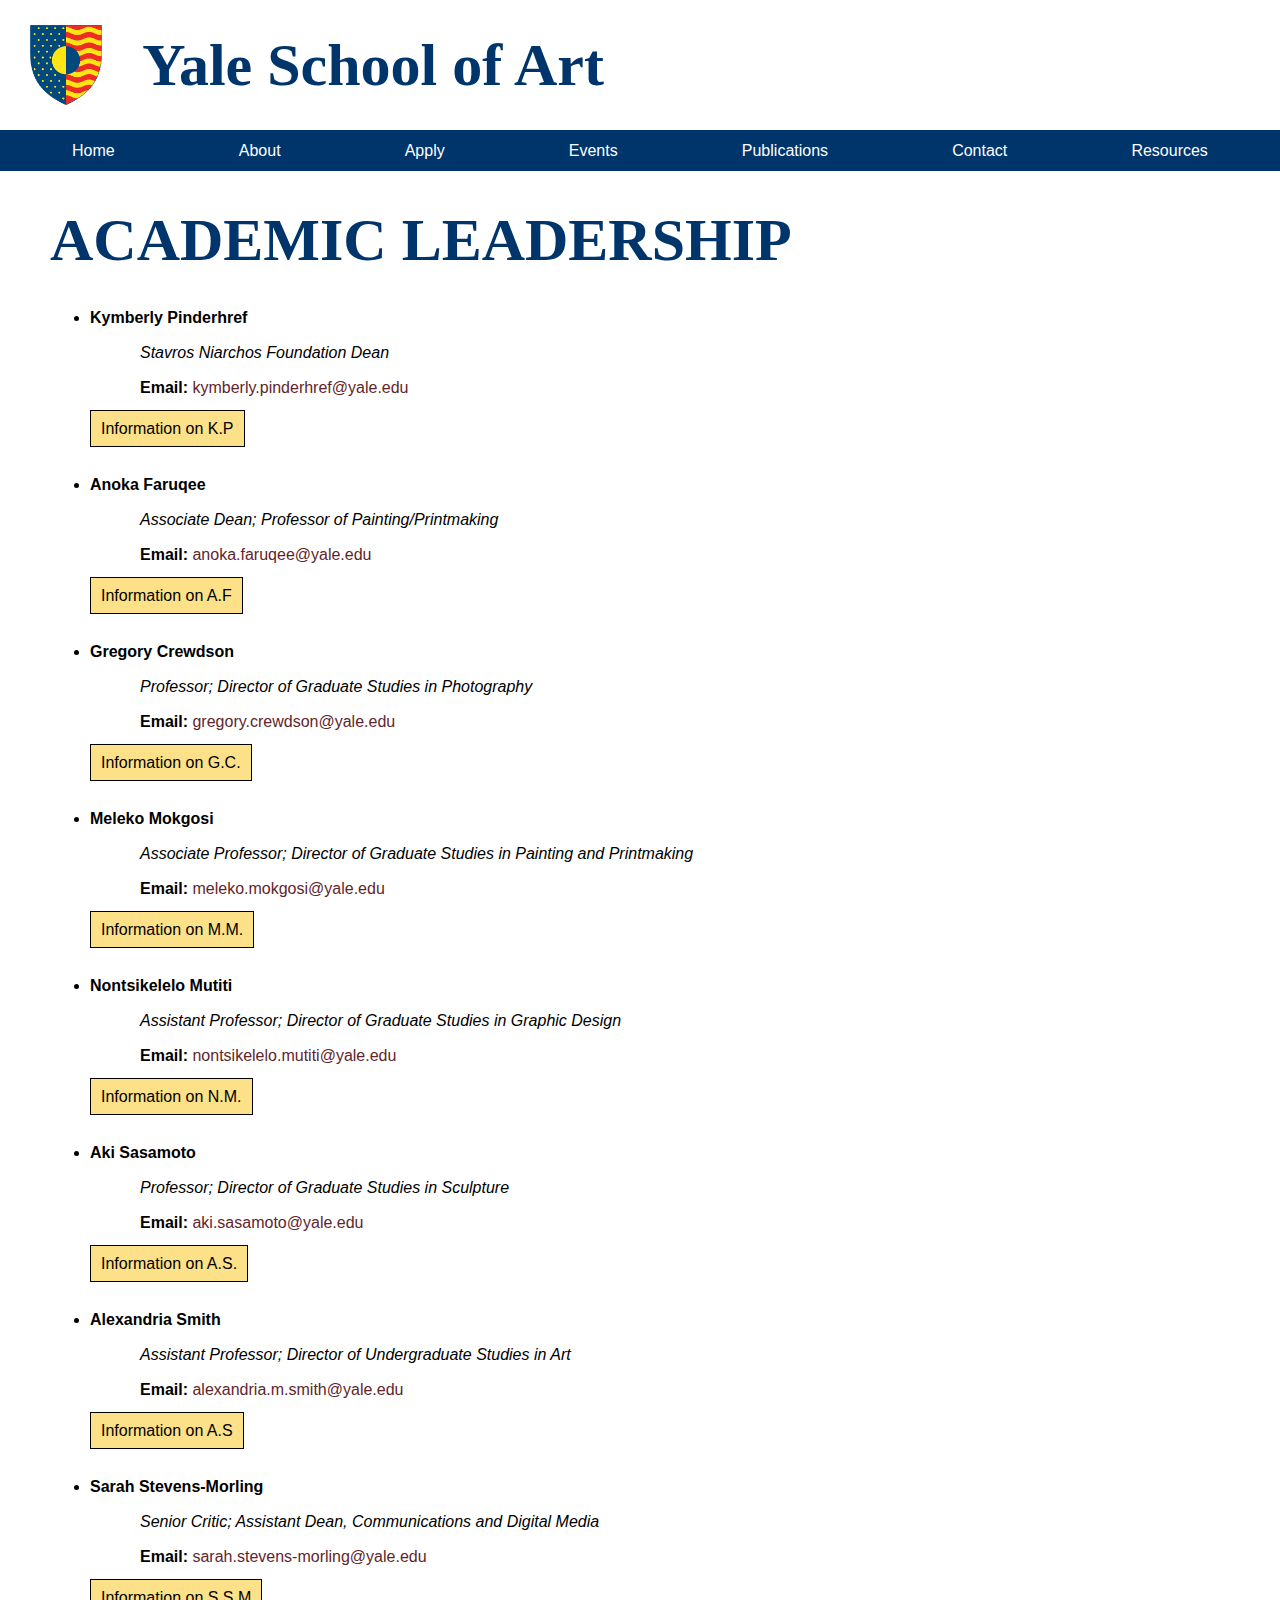
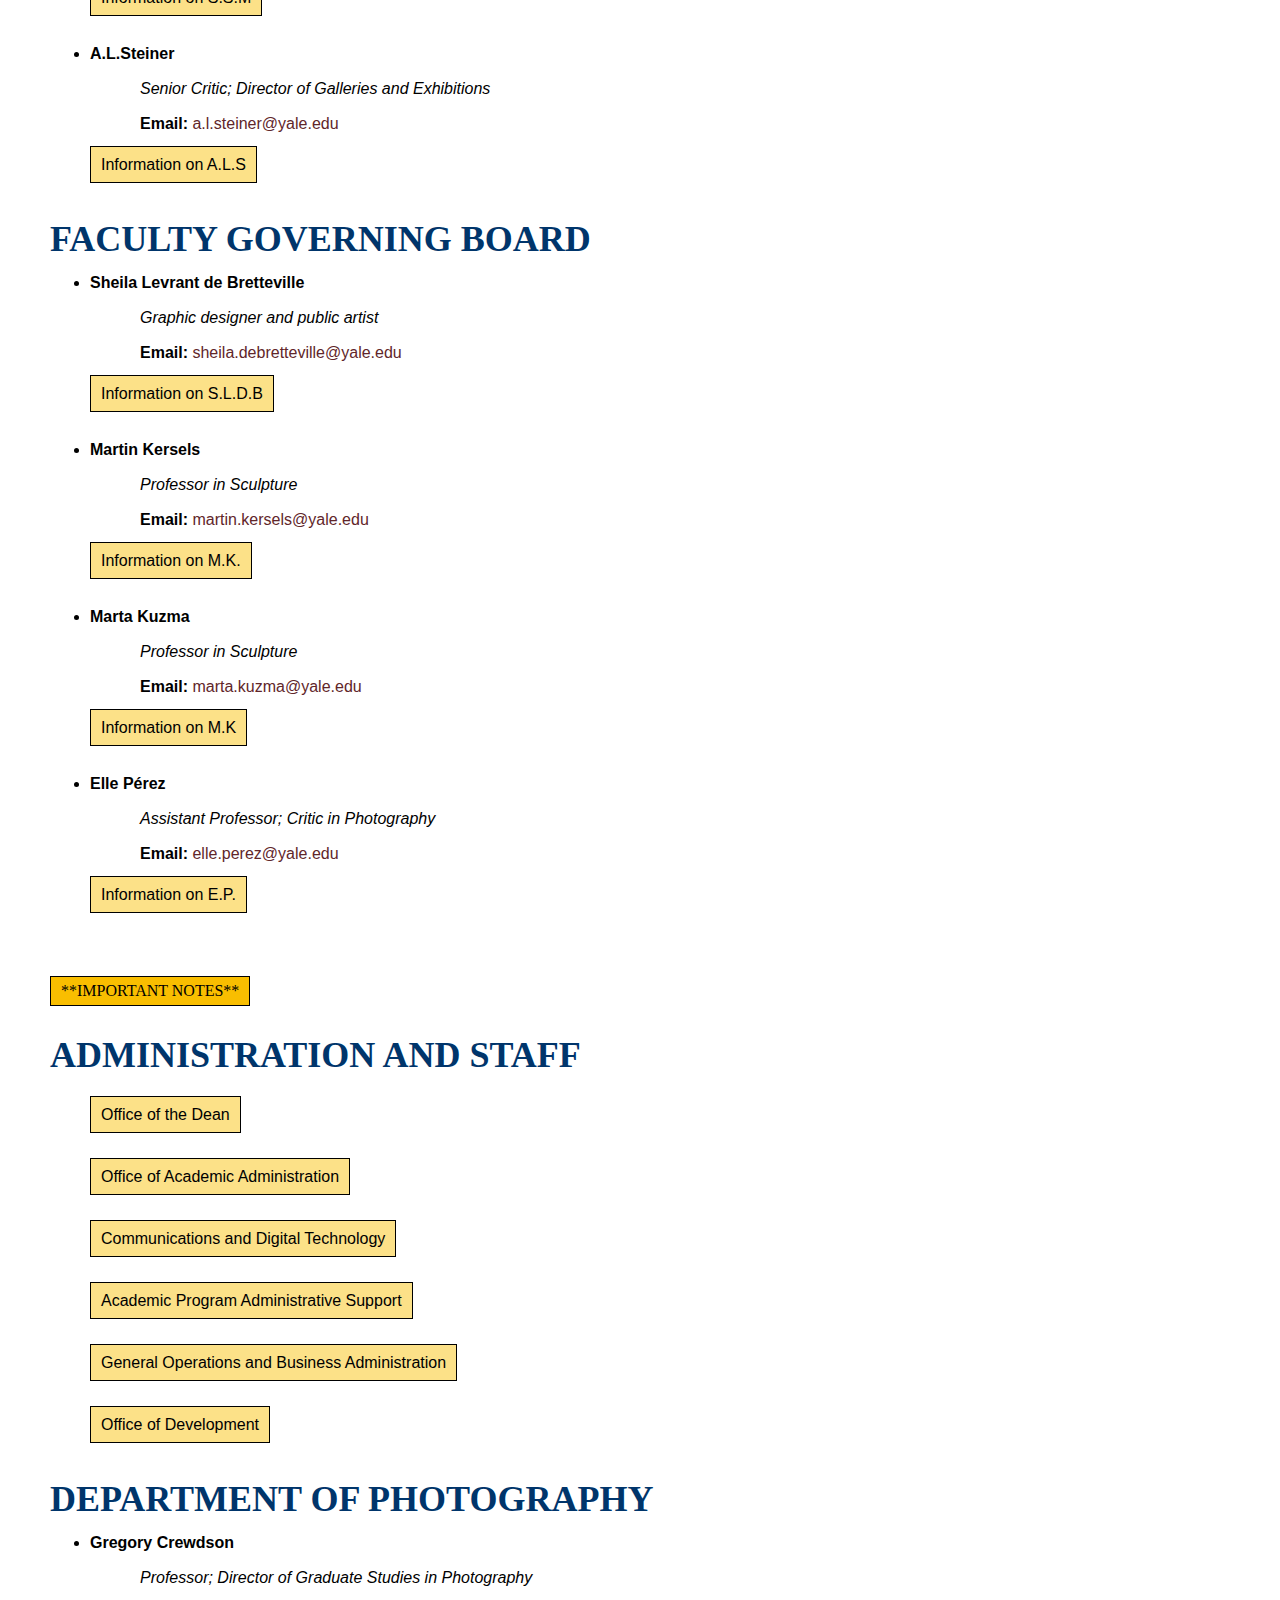
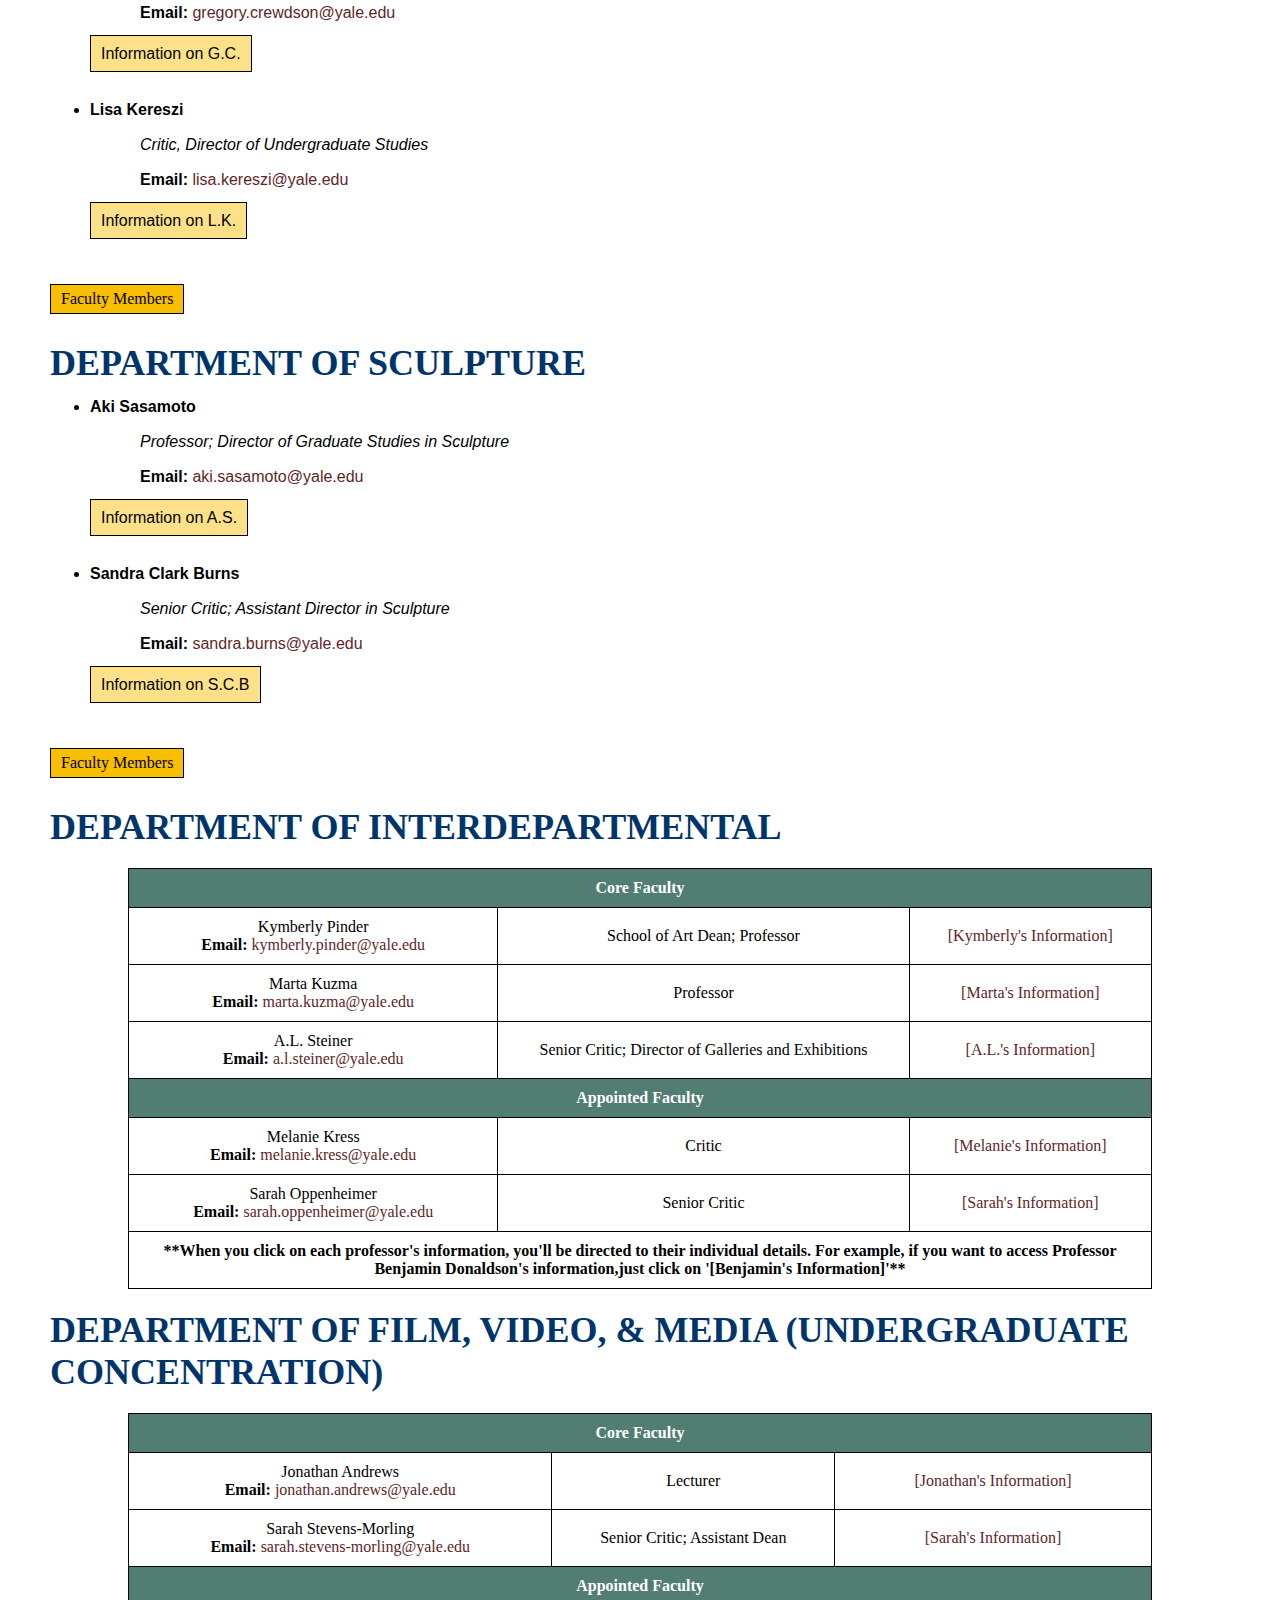
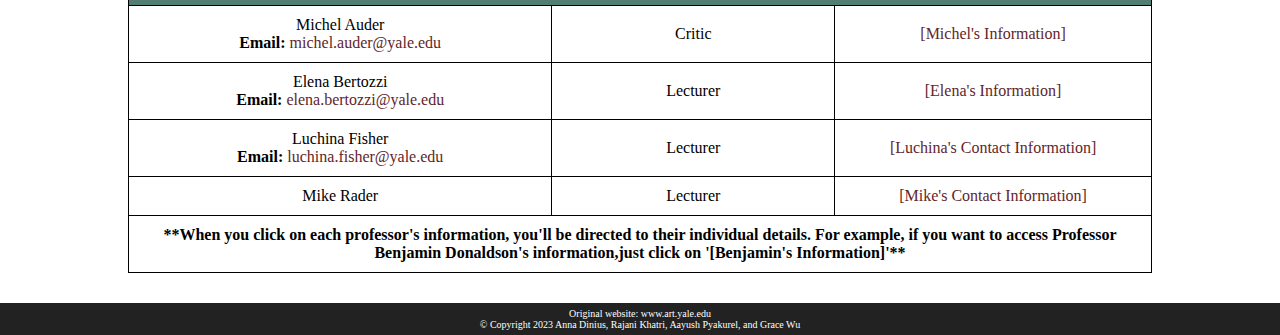
<file: Faculty_and_staff.html>
<!DOCTYPE html>
<html lang="en">
<head>
	<meta charset="utf-8"> <meta name="viewport" content="width=device-width, initial-scale=1.0">
    <link rel="stylesheet" type="text/css" href="styles.css">
    <link rel="stylesheet" media="print" href="print.css">
    <title>FACULTY AND STAFF</title>
</head>

<body>
	<div id="wrapper">
		<header>
			<img src="images/coa.png" id="coa" alt="Coat of Arms">
			<h1>Yale School of Art</h1>
		</header>
		
		<nav>
			<ul><li><a href="index.html">Home</a></li>
			<li><a href="about.html">About</a></li>
			<li><a href="apply.html">Apply</a></li>
			<li><a href="events.html">Events</a></li>
			<li><a href="publications.html">Publications</a></li>
			<li><a href="contact.html">Contact</a></li>
			<li><a href="resources.html">Resources</a></li></ul>
		</nav>
		
		<main>
    <h2 class="heading2">ACADEMIC LEADERSHIP</h2>
	<ul class="indent">
	<li> <strong> Kymberly Pinderhref</strong> 
	<p><em>Stavros Niarchos Foundation Dean</em></p>
    <p><strong> Email: </strong> <a href = "mailto:kymberly.pinderhref@yale.edu">kymberly.pinderhref@yale.edu</a> </p>
	<label for="showButton" class="show-button-label">Information on K.P</label> <br><br>
    <input type="checkbox" id="showButton" class="show-button">
	  <div class="content">
        <div class="facultyImg">
            <img src="images/Kymberly_Pinderhref.jpg" alt="Profile Picture" id="artGallery">
          </div>
          <p><strong>Biography </strong></p>
            <p>Dr. Kymberly Pinder (she/her) is the Stavros Niarchos Foundation Dean of the Yale School of Art. An alumna of Yale’s History of Art program, Dr. Pinder is an internationally recognized scholar of race, representation, and public art.</p>
			<p>She is the author of <em>Painting the Gospel: Black Public Art and Religion in Chicago and the editor of Race-ing Art History: Critical Readings in Race and Art History.</em>
                <p>Dr. Pinder was appointed Yale’s first black woman dean in 2021. Prior to her appointment at Yale, she served as Provost and Senior Vice President, then later Acting President of Massachusetts College of Art and Design (MassArt). 
                She  has approached each of her leadership roles with the view that institutions of higher education must work closely with their home cities to advocate for the importance of arts and culture and to create reciprocal avenues of access. 
                </p>

 	</div>
    </li>  
   
        <li><strong>Anoka Faruqee </strong> 
		<p><em>Associate Dean; Professor of Painting/Printmaking</em></p>
        <p><strong> Email: </strong> <a href = "mailto:anoka.faruqee@yale.edu">anoka.faruqee@yale.edu</a> </p>
	<label for="showButton2" class="show-button-label">Information on A.F</label><br><br>
    <input type="checkbox" id="showButton2" class="show-button">
	  <div class="content">
        <div class="facultyImg">
            <img src="images/Aroka_Faruquee.jpg" alt="Profile Picture" id="artGallery_1">
          </div>
          <p><strong>Biography </strong> </p>
	  <p> Webpage:<a href = " https://faruqeedriscollstudio.com/" target="_blank"> https://faruqeedriscollstudio.com/</a> </p>
	  <p>Painter. Ms. Faruqee earned a B.A. from Yale University in 1994 and an M.F.A. from Tyler School of Art in 1997. She has exhibited her work in the United States, Asia, and Europe at such venues at P.S.1 (Queens): Dhaka Art Summit (Dhaka); and Albright-Knox Gallery (Buffalo). In 2012, she began collaborating with David Driscoll and they have since exhibited their co-authored work at the Secession (Vienna); Björkholem Gallery (Stockholm); DeCordova Museum, (Lincoln); Koenig and Clinton (New York); and Hosfelt Gallery (San Francisco). Faruqee attended the Whitney Independent Study Program, the Skowhegan School of Art, 
	  and the P.S.1 National Studio Program. Grants include the Pollock-Krasner Foundation and Artadia. Ms. Faruqee has also taught at the School of the Art Institute of Chicago and California Institute of the Arts, where she was co-director of the art program. She is a professor of painting/printmaking, appointed in 2011, serving as (co-)director of graduate studies in painting/printmaking since 2015.</p>
	  </div>
    </li>
	
	 <li><strong>Gregory Crewdson</strong>
	 <p><em>Professor; Director of Graduate Studies in Photography</em></p>
     <p><strong> Email: </strong> <a href = "mailto:gregory.crewdson@yale.edu">gregory.crewdson@yale.edu</a> </p>
	 	<label for="showButton3" class="show-button-label">Information on G.C.</label><br><br>
    <input type="checkbox" id="showButton3" class="show-button">
	  <div class="content">
        <div class="facultyImg">
            <img src="images/gregory_crewdson.jpg" alt="Profile Picture" id="artGallery_2">
          </div>
	  	  <p><strong>Biography </strong></p>
	  <p>Gregory Crewdson, Professor; Director of Graduate Studies in Photography</p>
	  <p> Webpage:<a href = "https://gregorycrewdson.substack.com/" target="_blank">https://gregorycrewdson.substack.com/</a> </p>
	  <p>Born in Brooklyn, New York, Gregory Crewdson is a graduate of SUNY Purchase and the Yale School of Art, where he is a professor and director of graduate studies
	  in photography. His career as an artist spans more than three decades. </p>
     <p>Proff.Crewdon's work is shown widely 
	  and is in the collections of public institutions worldwide. His most recent series of pictures,
	  Eveningside (2021-2022) was the premiere show of a new museum dedicated to photography in Italy, 
	  and will be a part of a 10-year survey of his work that will travel throughout Europe for the next five years. </p>
	 <p> A major European retrospective of his work will open in 2024, the announcement of which is forthcoming.</p>
    </div>
    </li>

     <li><strong>Meleko Mokgosi </strong>
	 <p><em>Associate Professor; Director of Graduate Studies in Painting and Printmaking</em></p>
     <p><strong> Email: </strong> <a href = "mailto:meleko.mokgosi@yale.edu">meleko.mokgosi@yale.edu</a> </p>
	 <label for="showButton4" class="show-button-label">Information on M.M.</label><br><br>
    <input type="checkbox" id="showButton4" class="show-button">
	  <div class="content">
	  <div class="facultyImg">
		<img src="images/Meleko_Mokgosi_profile.jpg" alt="Profile Picture" id="artGallery_3">
	  </div>
	  <p><strong>Biography</strong></p>
      <p>Meleko Mokgosi was appointed Associate Professor in Painting/Printmaking in 2019 and in 2020 became Co-Director of Graduate Studies in Painting/Printmaking alongside Anoka Faruqee.
      Mokgosi is engaged in a project-based practice positioned between cinema studies, psychoanalysis, critical theory, and post-colonial studies. </p> 
      <p>His past exhibition history includes solo exhibitions at the Baltimore Museum of Art, the Fowler Museum at UCLA, Williams College Museum of Art, the Institute of Contemporary Art in Boston, University of Michigan Museum of Art, the Smart Museum of Art at the University of Chicago, and the Perez Art Museum in Miami, among others. Mokgosi has also been awarded various grants and awards, including a Pollock-Krasner Foundation grant, the Vilcek Award for Creative Promise, the Joan Mitchell Foundation Painters Grant, and the Jarl and Pamela Mohn Award.his engagement as a practicing artist and full-time educator, Mokgosi initiated the Interdisciplinary Art and Theory Program based in New York City. Grounded in the global tradition of critical theory, the tuition-free program is designed to facilitate the examination of both dominant and under-recognized epistemological frameworks that inform the system of art, including its production, consumption, distribution, and exhibition.</p>
	  </div>
    </li>
	 
	  <li><strong>Nontsikelelo Mutiti </strong>
	  <p><em> Assistant Professor; Director of Graduate Studies in Graphic Design</em></p>
      <p><strong> Email: </strong> <a href = "mailto:nontsikelelo.mutiti@yale.edu">nontsikelelo.mutiti@yale.edu</a> </p>
	  	 <label for="showButton5" class="show-button-label">Information on N.M.</label><br><br>
    <input type="checkbox" id="showButton5" class="show-button">
	  <div class="content">
        <div class="facultyImg">
            <img src="images/Nontsikelelo_mutiti.jpg" alt="Profile Picture" id="artGallery_4">
          </div>
	  <p><strong>Biography</strong></p>
	  <p>Nontsikelelo Mutiti is a Zimbabwean born designer, visual artist, and educator whose conceptual approach to design spans the mediums of print, moving-image, web design, fine art, and community engagement. Mutiti maintains a research based studio practice through which design commissions and independent projects are both facilitated, foregrounding research, experimentation, and learning with colleagues and mentees.</p>
     <p>Mutiti has held assistant professorships at Virginia Commonwealth University and Purchase College, State University of New York. Also experienced in the work of institution building, Mutiti has initiated several platforms that foster collaborative projects between artists and scholars across the globe. She co-founded and was the artistic director of Black Chalk & Co., a creative agency that brought together writers, artists, designers, academics, and technologists with a mutual interest in publishing, curating conversations, and exhibitions.Mutiti holds a diploma in Multimedia from the Zimbabwe Institute of Vigital Arts (ZIVA) and an MFA in Graphic Design from the Yale School of Art.Her publication work includes: Studies into Darkness, Vera List Centre and Amherst College Press (2022); Àsìkò: On the Future of Artistic and Curatorial Pedagogies in Africa, designed in collaboration with Julia Novitch, CCA Lagos, Lagos (2017); The Anarchy of Coloured Girls Assembled in a Riotous Manner, broadsheet published for The Hugo Boss Prize 2018: Simone Leigh, Loophole of Retreat</p>
    </div>
    </li>
  
	  <li><strong>Aki Sasamoto </strong>
	  <p><em>Professor; Director of Graduate Studies in Sculpture</em></p>
      <p><strong> Email: </strong> <a href = "mailto:aki.sasamoto@yale.edu">aki.sasamoto@yale.edu</a> </p>
	  	  	 <label for="showButton6" class="show-button-label">Information on A.S.</label><br><br>
    <input type="checkbox" id="showButton6" class="show-button">
	  <div class="content">
        <div class="facultyImg">
            <img src="images/sasamoto.jpg" alt="Profile Picture" id="artGallery_5">
          </div>
	  	  <p><strong>Biography</strong></p>
		 <p> Webpage:<a href = "http://akisasamoto.com/" target="_blank">http://akisasamoto.com/</a> </p>
		 <p>Aki Sasamoto works in sculpture, performance, video, and more. In her installation/performance works, Aki moves and talks inside the careful arrangements of sculpturally altered objects, activating bizarre emotions behind daily life. Her works appear in gallery spaces, theater spaces, and odd sites. Her works were shown at SculptureCenter, the Kitchen, Chocolate Factory Theater, Whitney Biennial 2010, MOMA-PS1, New York; Aichi Triennale 2022, National Museum of Art-Osaka, Hirosaki Museum of Contemporary Art, Yokohama Triennale 2008, Japan; Busan Biennale 2022, Gwangju Biennial 2012, South Korea; Shanghai Biennale 2016, China; Kochi-Muziris Biennale 2016, India; Kunsthal Rotterdam, Netherlands; the 59th Venice Biennale, Italy.</p>
         
       </div>
    </li>
	  
	   <li><strong>Alexandria Smith</strong>
	    <p><em>Assistant Professor; Director of Undergraduate Studies in Art </em></p>
        <p><strong> Email: </strong> <a href = "mailto:alexandria.m.smith@yale.edu">alexandria.m.smith@yale.edu</a> </p>
		<label for="showButton7" class="show-button-label">Information on A.S</label><br><br>
    <input type="checkbox" id="showButton7" class="show-button">
	  <div class="content">
        <div class="facultyImg">
            <img src="images/Alexandria_smith.jpg" alt="Profile Picture" id="artGallery_6">
          </div>
	    <p><strong>Biography</strong></p>
		<p>Webpage:<a href ="https://www.alexandriasmith.com/" target="_blank" >https://www.alexandriasmith.com/</a> </p>
		<p>Alexandria Smith is an artist and educator whose artistic practice is characterized by a mixed-media approach encompassing drawing, painting, and installation.<br>With a commitment to both her studio practice and teaching, Alexandria approaches her work in both areas as a unified whole. Her classes embrace inclusivity and inquisitiveness, encouraging dialogue about marginalized perspectives and personal identities informed by art history, materials, and processes.<br>
            Smith joins the Yale School of Art from the Royal College of Art in London, where she served as Head of Painting. Smith has previously taught at Wellesley College and the University of Iowa. She has also served as a visiting critic at Helsinki’s University of the Arts, Boston University, and the Massachusetts College of Art and Design, among others. She earned her BFA in illustration from Syracuse University, New York, an MA in art education from New York University, and an MFA from Parsons School of Design, New School, New York.</p>
		
       </div>
    </li>
	  
	   <li><strong>Sarah Stevens-Morling</strong>
	   <p><em> Senior Critic; Assistant Dean, Communications and Digital Media</em></p>
       <p><strong> Email: </strong> <a href = "mailto:sarah.stevens-morling@yale.edu">sarah.stevens-morling@yale.edu</a> </p>
	   <label for="showButton8" class="show-button-label">Information on S.S.M</label><br><br>
    <input type="checkbox" id="showButton8" class="show-button">
	  <div class="content">
        <div class="facultyImg">
            <img src="images/Sarah_Stevens_Morling.jpg" alt="Profile Picture" id="artGallery_7">
          </div>
          <p><strong>Biography</strong></p>
	  <p>Sarah Stevens-Morling is a Connecticut-based designer, artist, technologist, and educator who was first appointed to the faculty of Yale School of Art in 2015. Sarah formulates the school’s media and communications strategy as well as oversees the Digital Technology Office which manages printing, computer labs, educational software, digital fabrication, technical support and training, as well as digital equipment loans. In addition to teaching technical training, Sarah co-teaches a seminar called “Art of the Game” which explores interactive narratives through game, video-gaming, and play. </p>
      <p>Formally trained in graphic design, Sarah has sought out ways to combine art and design with technology throughout her career, and is currently exploring virtual reality and augmented reality as a tool for both artists and technologists.</p>
	   </div>
    </li>
	   
       <li><strong> A.L.Steiner </strong>
	   <p><em> Senior Critic; Director of Galleries and Exhibitions</em></p>
       <p><strong> Email: </strong> <a href = "mailto:a.l.steiner@yale.edu">a.l.steiner@yale.edu</a> </p>
	     <label for="showButton9" class="show-button-label">Information on A.L.S</label><br><br>
    <input type="checkbox" id="showButton9" class="show-button">
	  <div class="content">
        <div class="facultyImg">
            <img src="images/A.L.Steiner.jpg" alt="Profile Picture" id="artGallery_8">
          </div>
	  <p><strong>Biography</strong></p>
        <p> Steiner is co-curator of Ridykeulous, co-founder of Working Artists and the Greater Economy (W.A.G.E.) and collaborates with numerous writers, performers, designers, activists and artists.
             Steiner is based in New York, and is featured in permanent collections such as the Brooklyn Museum of Art, Baltimore Museum of Art, Hammer Museum, Los Angeles County Museum of Art, Marieluise Hessel Collection of Contemporary Art at CCS Bard College, Institute of Contemporary Art Miami, Los Angeles Museum of Contemporary Art, Metropolitan Museum of Art, Museum of Modern Art and Julia Stoschek Collection, among others. She is recipient of awards such as the Art Matters Foundation Grant, Tiffany Foundation Award, The American Academy in Berlin Prize, Foundation for Contemporary Arts Award, Presidential 
	  Visiting Fellowship in Visual Arts at Yale, John Simon Guggenheim Memorial Fellowship and Frederick W. Hilles Publication Fund Grant from Yale University’s Whitney Humanities Center. Her work is represented by Deborah Schamoni Galerie.<br>
      She is recipient of awards such as the Art Matters Foundation Grant, Tiffany Foundation Award, The American Academy in Berlin Prize, Foundation for Contemporary Arts Award, Presidential Visiting Fellowship in Visual Arts at Yale, John Simon Guggenheim Memorial Fellowship and Frederick W. Hilles Publication Fund Grant from Yale University’s Whitney Humanities Center. Her work is represented by Deborah Schamoni Galerie.
    </p>
	 </div>
    </li>  
    </ul>

<div>
 <h2>FACULTY GOVERNING BOARD</h2>
	<ul class="indent">
	<li><strong>Sheila Levrant de Bretteville </strong> 
	<p><em>Graphic designer and public artist</em></p>
    <p><strong> Email: </strong> <a href = "mailto:sheila.debretteville@yale.edu">sheila.debretteville@yale.edu</a> </p>
	<label for="showButton10" class="show-button-label">Information on S.L.D.B</label> <br><br>
    <input type="checkbox" id="showButton10" class="show-button">
	  <div class="content">
	  <div class="facultyImg">
		<img src="images/Shelia-deBretteville_0.webp" alt="Profile Picture" id="artGallery_9">
	  </div>
	  <p><strong>Biography</strong></p>
	  <p>Webpage:<a href = "http://sheilastudio.us " target="_blank"> http://sheilastudio.us </a> </p><br>
      <p>Ms. de Bretteville received a B.A. in art history from Barnard College in 1962, an M.F.A. from Yale University in 1964, and honorary degrees from the Maryland Institute College of Art, California College of the Arts, Moore College of Art, and Otis College of Art and Design. The AIGA designated her a Design Legend in 2006. Before opening the Sheila Studio in 1970 she worked as a designer for Chanticleer Press, Yale University Press, and Olivetti Pubblicità in Milan. In 1971 at the California Institute of the Arts, she created the first women’s design program and, in 1973, founded the Woman’s Building and its Women’s Graphic Center in Los Angeles. In 1981 she initiated and chaired the Department of Communication Design at Otis/Parsons.</p>
	  <p>Her design work in books, magazines, and newspapers includes The Motown Album, the redesign of the Los Angeles Times, and special issues of the Aspen Times, Everywoman, American Cinematographer, and Arts in Society. 
        Her work has been exhibited in Graphic Design in America: A Visual Language History at the Walker Art Center; in Now Dig This! Art and Black Los Angeles 1960–1980 at the Hammer Museum and P.S. 1; and in WACK! Art and the Feminist Revolution at the Museum of Contemporary Art, Los Angeles.</p>
       	  <p>Ms. de Bretteville joined the Yale School of Art faculty as its first tenured woman in 1990, when she was appointed professor and director of graduate studies in graphic design. In 2010 she was 
	  named the Caroline M. Street Professor of Graphic Design.</p>
	</div>
</li>

	<li><strong>Martin Kersels </strong> 
	<p><em>Professor in Sculpture</em></p>
    <p><strong> Email: </strong> <a href = "mailto:martin.kersels@yale.edu">martin.kersels@yale.edu</a> </p>
	<label for="showButton11" class="show-button-label">Information on M.K.</label> <br><br>
    <input type="checkbox" id="showButton11" class="show-button">
	  <div class="content">
        <div class="facultyImg">
            <img src="images/Sheila_Levrant_de_Bretteville.jpg" alt="Profile Picture" id="artGallery_10">
          </div>
	  <p><strong>Biography</strong></p>
      <p>Martin Kersels was born in Los Angeles, California. After he graduated with an undergraduate degree in art from UCLA in 1984, he became a founding member of the collaborative performance group SHRIMPS. This group worked together on movement-based performances until 1993. Back at UCLA for his MFA from 1992 to 1995, he began to create sculptures – both intimate and large, still and full of movement. He also made photographs that documented performative moments and videos
	  that presented his body as an object.</p>
      <p> Proff.Kersels is the recipient of fellowships from the Guggenheim Foundation, the Joan Mitchell Foundation, and the Foundation for Contemporary Art. Before joining the faculty at Yale he was a faculty member and co-director of the art program at the California Institute of the Arts. Mr. Kersels was appointed associate professor and director of graduate studies in sculpture in 2012.</p>
	</div>
</li>
	
		<li><strong>Marta Kuzma </strong>
	<p><em>Professor in Sculpture</em></p>
    <p><strong> Email: </strong> <a href = "mailto:marta.kuzma@yale.edu">marta.kuzma@yale.edu</a> </p>
	<label for="showButton12" class="show-button-label">Information on M.K</label> <br><br>
    <input type="checkbox" id="showButton12" class="show-button">
	  <div class="content">
	  <div class="facultyImg">
		<img src="images/Marta_Kuzma_profile.jpg" alt="Profile Picture" id="artGallery_11">
	  </div>
	  <p><strong>Biography</strong></p>
      <p>Ms. Kuzma received a B.A. art history and political economics from Barnard College, Columbia University in 1986, and an M.A. in 2002 in aesthetics and art theory from the Centre for Modern European Philosophy, Middlesex University, London.</p>
	  <p>In 2014, she was named rector of the Royal Institute of Art in Stockholm, Sweden where she initiated ‘Philosophy in the Context of Art,’ ‘Critical Habitats,’ and the ‘Domain of the Great Bear’ public lecture series. Earlier, she served as director of the Office for Contemporary Art Norway for eight years to establish the OCA Semesterplan as an internationally recognized, research-based program of exhibitions, lectures, seminars, and projects which included On Negritude: The Politics of Art Production in Africa (2012), Whatever Happened to Sex in Scandinavia? (2009), The Grammar of Forms: On Art Criticism, Writing, Publishing and Distribution (2009), Nasreen Mohamedi – The Legacy of Indian Modernism (2009), Film as Critical Practice (2007), ISMS: Recuperating Political Radicality in Contemporary Art (2006).</p>
	  <p>Ms. Kuzma curated OCA’s representation at the Venice Biennale with the projects ‘The Collectors: Elmgreen & Dragset (2009),’ ‘The State of Things’ (2011), ‘Beware of the Holy Whore: Munch and the Dilemma of Emancipation’ (2013). She was the founding director of the Soros Center for Contemporary Art in Kiev, Ukraine; served as artistic director of the Washington Project for the Arts, in Washington, D.C.; and as head of the international exhibitions program at International Center of Photography in New York City.</p>
	</div>
</li>

   <li><strong>Elle Pérez</strong> 
	<p><em>Assistant Professor; Critic in Photography</em></p>
    <p><strong> Email: </strong> <a href = "mailto:elle.perez@yale.edu">elle.perez@yale.edu</a> </p>
	<label for="showButton15" class="show-button-label">Information on E.P.</label> <br><br>
    <input type="checkbox" id="showButton15" class="show-button">
	  <div class="content">
        <div class="facultyImg">
            <img src="images/Elle_Pérez.jpg" alt="Profile Picture" id="artGallery_12">
          </div>
	  <p><strong>Biography</strong></p>
      <p>Elle Pérez is an artist from the Bronx, New York, who lives and works in New York City. Pérez primarily works in photography and moving image, depicting intimate moments, emotional exchanges, and visceral details within their portraits, landscapes, and films.<br>
	  Pérez has previously held teaching appointments in the Art, Film, and Visual Studies department of Harvard University, Williams College, The Cooper Union, and taught photography at the Educational Alliance Art School in New York City. They were a Dean at the Skowhegan School of Painting and Sculpture from 2016 to 2021. They joined the Yale School of Art as an assistant professor in 2023.
    </p>
	</div>
</li>
</ul>
</div>
<br>

<div>
<label for="showButton16" class="show-button-label_1 indent">**IMPORTANT NOTES**</label> <br><br>
    <input type="checkbox" id="showButton16" class="show-button">
	  <div class="content">
        <p> <strong>Faculty appointments in each area of graduate study correspond to varying levels of engagement at the School of Art.</strong></p>
		
<label for="showButton17" class="show-button-label">Core Faculty</label> <br><br>
    <input type="checkbox" id="showButton17" class="show-button">
	  <div class="content">
        <p>On campus regularly each week for courses, critiques, studio visits, advising and other service. Core faculty teach 50% of a full-time load or greater. Core faculty also includes the Directors and Assistant Directors for each area of study.</p>
		</div>
<label for="showButton18" class="show-button-label">Appointed Faculty</label> <br><br>
    <input type="checkbox" id="showButton18" class="show-button">
	  <div class="content">
<p>	 Four or more days in one semester for studio visits, critiques, and/or teaching a course or workshop.</p>
 </div>
	  
<label for="showButton19" class="show-button-label">Visiting Critics:</label> <br><br>
    <input type="checkbox" id="showButton19" class="show-button">
	  <div class="content">
	<p>Three days in one semester for studio visits, critiques, and/or workshops.</p>  
	</div>
</div>
</div>

<h2 class="section">ADMINISTRATION AND STAFF</h2>
   <ul class="indent" style="list-style-type: none;">
   <!--office of the dean-->
	<li><label for="showButton26" class="show-button-label">Office of the Dean</label><br><br>
    <input type="checkbox" id="showButton26" class="show-button">
	  <div class="content">
	  <table class="calendar">
	    <tr>
		     <th colspan ="3">Office of the Dean</th>
		</tr>
		<tr>
       <td>Kymberly Pinder PhD.<br><strong> Email: </strong> <a href = "mailto:kymberly.pinder@yale.edu">kymberly.pinder@yale.edu</a></td>
        <td>Stavros Niarchos Foundation Dean; Professor of Art History</td>
        <td><a href ="https://www.art.yale.edu/KymberlyPinder"  target="_blank">[Kymberly's Information] </a></td>
    </tr>
    <tr>
       <td>Anoka Faruqee<br><strong> Email: </strong> <a href = "mailto:anoka.faruqee@yale.edu">anoka.faruqee@yale.edu</a></td>
        <td> Associate Dean; Professor in Painting/Printmaking</td>
        <td><a href ="https://www.art.yale.edu/AnokaFaruqee"  target="_blank">[Anoka's Information] </a></td> 
    </tr>
    <tr>
    <td colspan ="3"><strong>**When you click on each professor's information, you'll be directed to their individual details. For example, if you want to access Professor Benjamin Donaldson's information,just click on '[Benjamin's Information]'**</strong></td>
</tr>
</table>
</div>
</li>

<!--Office of Academic Administration-->
 <li><label for="showButton27" class="show-button-label">Office of Academic Administration</label><br><br>
    <input type="checkbox" id="showButton27" class="show-button">
	  <div class="content">
	  <table class="calendar">
	    <tr>
		     <th colspan ="3">Office of the Dean</th>
		</tr>
    <tr>
        <td>A.L. Steiner <br><strong> Email: </strong> <a href = "mailto:a.l.steiner@yale.edu">a.l.steiner@yale.edu</a></td>
        <td>Director of Galleries and Exhibitions; Interdepartmental Senior Critic</td>
        <td><a href ="https://www.art.yale.edu/al-steiner"  target="_blank">[A.L.'s Information] </a></td>
    </tr>
    <tr>
        <td>Emily Cappa<br><strong> Email: </strong> <a href = "mailto:emily.cappa@yale.edu">emily.cappa@yale.edu</a></td>
        <td>Registrar</td>
        <td><a href ="https://www.art.yale.edu/EmilyCappa"  target="_blank">[Emily's Information] </a></td> 
    </tr>
    <tr>
        <td>Sara Cronquist<br><strong> Email: </strong> <a href = "mailto:sara.cronquist@yale.edu">sara.cronquist@yale.edu</a></td>
        <td> Senior Administrative Assistant, Admission and Academic Affairs</td>
        <td><a href ="https://www.art.yale.edu/SaraCronquist"  target="_blank">[Sara's Information] </a></td> 
    </tr>
    <tr>
        <td>Krista Dobson<br><strong> Email: </strong> <a href = "mailto:krista.dobson@yale.edu">krista.dobson@yale.edu</a></td>
        <td> Mental Health and Wellness Counselor (Non-Clinical, Schools of Art, Architecture, Drama)</td>
        <td><a href ="https://www.art.yale.edu/"  target="_blank">[Krista's Information] </a></td>
    </tr>
    <tr>
        <td colspan ="3"><strong>**When you click on each professor's information, you'll be directed to their individual details. For example, if you want to access Professor Benjamin Donaldson's information,just click on '[Benjamin's Information]'**</strong></td>
    </tr>
    </table>
</div>
</li>

<!--Communications and Digital Technology-->
 <li><label for="showButton28" class="show-button-label">Communications and Digital Technology</label><br><br>
    <input type="checkbox" id="showButton28" class="show-button">
	  <div class="content">
	  <table class="calendar">
	    <tr>
		     <th colspan ="3">Communications and Digital Technology</th>
		</tr>
		<tr>
        <td>Sarah Stevens-Morling<br><strong> Email: </strong> <a href = "mailto:sarah.stevens-morling@yale.edu"> sarah.stevens-morling@yale.edu</a></td>
        <td> Assistant Dean, Communications and Digital Media; Senior Critic in Film, Video, & Media</td>
        <td><a href ="https://www.art.yale.edu/SarahStevens-Morling"  target="_blank">[Sarah's Information] </a></td> 
    </tr>
    <tr>
        <td>Anahita Vossoughi<br><strong> Email: </strong> <a href = "mailto:anahita.vossoughi@yale.edu">anahita.vossoughi@yale.edu</a> </td>
        <td>Associate Director, Digital Media; Critic in Painting/Printmaking</td>
        <td><a href ="https://www.art.yale.edu/AnahitaVossoughi"  target="_blank">[Anahita's Information] </a></td> 
    </tr>
    <tr>
        <td>Lindsey Mancini<br><strong> Email: </strong> <a href = "mailto:lindsey.mancini@yale.edu"> lindsey.mancini@yale.edu</a> </td>
        <td>Assistant Director, Communications</td>
        <td><a href ="https://www.art.yale.edu/LindseyMancini"  target="_blank">[Lindsey's Information] </a></td>
    </tr>
	    <tr>
        <td>Ryan Martins<br><strong> Email: </strong> <a href = "mailto:r.martins@yale.edu">r.martins@yale.edu</a></td>
        <td>Systems Administrator and Digital Technology Specialist</td>
        <td><a href ="https://www.art.yale.edu/RyanMartins"  target="_blank">[Ryan's Information] </a></td>
    </tr>
    <tr>
    <td colspan ="3"><strong>**When you click on each professor's information, you'll be directed to their individual details. For example, if you want to access Professor Benjamin Donaldson's information,just click on '[Benjamin's Information]'**</strong></td>
</tr>
</table>
</div>
</li>

<!--Academic Program Administrative Support-->
 <li><label for="showButton29" class="show-button-label">Academic Program Administrative Support</label><br><br>
    <input type="checkbox" id="showButton29" class="show-button">
	  <div class="content">
	  <table class="calendar">
	    <tr>
		     <th colspan ="3">Academic Program Administrative Support</th>
		</tr>
		<tr>
        <td>Larissa Hall<br><strong> Email: </strong> <a href = "mailto:larissa.hall@yale.edu"> larissa.hall@yale.edu</a></td>
        <td>Senior Administrative Assistant, Graphic Design and Interdepartmental Programming</td>
        <td><a href ="https://www.art.yale.edu/LarissaHall"  target="_blank">[Larissa's Information] </a></td>
       </tr>
       <tr>
        <td>Kris Mandelbaum<br><strong> Email: </strong> <a href = "mailto:kris.mandelbaum@yale.edu"> kris.mandelbaum@yale.edu</a></td>
        <td>Senior Administrative Assistant, Painting/Printmaking; Gallery Coordinator</td>
        <td><a href ="https://www.art.yale.edu/kris"  target="_blank">[Kris's Information] </a></td> 
    </tr>
       <tr>
        <td>Sara Cronquist<br><strong> Email: </strong> <a href = " sara.cronquist@yale.edu"> sara.cronquist@yale.edu</a></td>
        <td>Senior Administrative Assistant, Undergraduate Studies</td>
        <td><a href ="https://www.art.yale.edu/SaraCronquist"  target="_blank">[Sara's Information] </a></td> 
    </tr>
    <tr>
        <td colspan ="3"><strong>**When you click on each professor's information, you'll be directed to their individual details. For example, if you want to access Professor Benjamin Donaldson's information,just click on '[Benjamin's Information]'**</strong></td>
    </tr>
    </table>
</div>
</li>

<!--General Operations and Business Administration-->
 <li><label for="showButton30" class="show-button-label">General Operations and Business Administration</label><br><br>
    <input type="checkbox" id="showButton30" class="show-button">
	  <div class="content">
	  <table class="calendar">
	    <tr>
		     <th colspan ="2">General Operations and Business Administration</th>
		</tr>
		<tr>
		<td>Regina Bejnerowicz<br><strong> Email: </strong> <a href = "mailto:regina.bejnerowicz@yale.edu"> regina.bejnerowicz@yale.edu</a></td>
        <td><a href ="https://www.art.yale.edu/BenDonaldson"  target="_blank">[Benjamin's Information] </a>Senior Director, Finance and Administration</td>
  </tr>
    <tr>
        <td>Denise Zaczek<br><strong> Email: </strong> <a href = "mailto:denise.zaczek@yale.edu">denise.zaczek@yale.edu</a></td>
        <td>Operations Manager</td>
</tr>
    <tr>
        <td>John P. Hogan<br><strong> Email: </strong> <a href = "mailto:john.p.hogan@yale.edu">john.p.hogan@yale.edu</a></td>
        <td>Facilities Manager</td>
 </tr>
</table>
</div>
</li>

<!--Office of Development-->
 <li><label for="showButton31" class="show-button-label">Office of Development</label><br><br>
    <input type="checkbox" id="showButton31" class="show-button">
	  <div class="content">
	  <table class="calendar">
	    <tr>
		     <th colspan ="2">Office of Development</th>
		</tr>
		<tr>
       <td>Nicole Freeman<br><strong> Email: </strong> <a href = "mailto:nicole.freeman@yale.edu"> nicole.freeman@yale.edu</a></td>
        <td>Director, Development and Alumni Relations</td>
    </tr>
    <tr>
        <td>Janna King<br><strong> Email: </strong> <a href = "mailto:janna.king@yale.edu"> janna.king@yale.edu</a></td>
        <td>Program Coordinator</td>
    </tr>
</table>
</div>
</li>
</ul>

<h2>DEPARTMENT OF PHOTOGRAPHY</h2>
<ul class="indent">
    <li><strong>Gregory Crewdson</strong>
        <p><em>Professor; Director of Graduate Studies in Photography</em></p>
        <p><strong> Email: </strong> <a href = "mailto:gregory.crewdson@yale.edu">gregory.crewdson@yale.edu</a> </p>
            <label for="showButton55" class="show-button-label">Information on G.C.</label><br><br>
       <input type="checkbox" id="showButton55" class="show-button">
         <div class="content">
           <div id="galleryImg_16">
               <img src="images/gregory_crewdson.jpg" alt="Profile Picture" id="artGallery_16">
             </div>
               <p><strong>Biography </strong></p>
         <p>Gregory Crewdson, Professor; Director of Graduate Studies in Photography</p>
         <p> Webpage:<a href = "https://gregorycrewdson.substack.com/" target="_blank">https://gregorycrewdson.substack.com/</a> </p>
         <p>Born in Brooklyn, New York, Gregory Crewdson is a graduate of SUNY Purchase and the Yale School of Art, where he is a professor and director of graduate studies
         in photography. His career as an artist spans more than three decades. </p>
        <p>Proff.Crewdon's work is shown widely 
         and is in the collections of public institutions worldwide. His most recent series of pictures,
         Eveningside (2021-2022) was the premiere show of a new museum dedicated to photography in Italy, 
         and will be a part of a 10-year survey of his work that will travel throughout Europe for the next five years. </p>
        <p> A major European retrospective of his work will open in 2024, the announcement of which is forthcoming.</p>
       </div>
       </li>

 <li><strong>Lisa Kereszi</strong> 
	<p><em>Critic, Director of Undergraduate Studies</em></p>
    <p><strong> Email: </strong> <a href = "mailto:lisa.kereszi@yale.edu"> lisa.kereszi@yale.edu</a> </p>
	<label for="showButton21" class="show-button-label">Information on L.K.</label> <br><br>
    <input type="checkbox" id="showButton21" class="show-button">
	  <div class="content">
        <div id="galleryImg_17">
            <img src="images/Lisa_kerezi.jpg" alt="Profile Picture" id="artGallery_17">
          </div>
	  <p><strong>Biography </strong></p>
	  <p> <a href ="http://www.lisakereszi.com/" target="_blank"> http://www.lisakereszi.com/</a></p>
      <p>Elle Pérez is an artist from the Bronx, New York, who lives and works in New York City. Pérez primarily works in photography and moving image, depicting intimate moments, emotional exchanges, and visceral details within their portraits, landscapes, and films.
	  Pérez has previously held teaching appointments in the Art, Film, and Visual Studies department of Harvard University, Williams College, The Cooper Union, and taught photography at the Educational Alliance Art School in New York City. They were a Dean at the Skowhegan School of Painting and Sculpture from 2016 to 2021. They joined the Yale School of Art as an assistant professor in 2023.</p>
      <p>Proff.Kereszi was commissioned in 2003 to photograph Governors Island by the Public Art Fund, which culminated in shows at the Urban Center Gallery and the Mayor’s Office at City Hall and a book. She has been a visiting artist/critic at many schools and universities. Ms. Kereszi was appointed Lecturer in photography at Yale in 2004 and Critic and Director of Undergraduate Studies in art in 2013.</p>
	</div>  
   </li> 
   </ul>

	<label for="showButton22" class="show-button-label_1 indent">Faculty Members</label> <br><br>
    <input type="checkbox" id="showButton22" class="show-button">
	  <div class="content">
    <table class="calendar">
        <tr>
            <th colspan ="3">Core Faculty</th>
        </tr>
		<tr>
		<td>Benjamin Donaldson <br><strong> Email: </strong> <a href = "mailto:benjamin.donaldson@yale.edu"> benjamin.donaldson@yale.edu</a></td>
  <td>Senior Critic; Photo Labs Coordinator</td>
  <td><a href ="https://www.art.yale.edu/BenDonaldson"  target="_blank">[Benjamin's Information] </a></td>
        </tr>
        <tr>
   <td>Theodore Partin<br><strong> Email: </strong> <a href = "mailto:theodore.partin@yale.edu"> theodore.partin@yale.edu</a></td>
    <td>Lecturer</td>
	 <td><a href ="https://www.art.yale.edu/TedPartin"  target="_blank">[Ted's  Information] </a></td>

        </tr>
        <tr>
             <td>Elle Pérez<br><strong> Email: </strong> <a href = "mailto:elle.perez@yale.edu">elle.perez@yale.edu</a></td> 
           <td>Assistant Professor, Critic</td>
            <td><a href ="https://www.art.yale.edu/elle-perez"  target="_blank">[Elle's Information] </a></td>
		   
        </tr>
        <tr>
		 <td>John Pilson<br><strong> Email: </strong> <a href = "mailto:john.pilson@yale.edu"> john.pilson@yale.edu</a></td>
		 <td>Senior Critic</td>
		<td><a href ="https://www.art.yale.edu/JohnPilson"  target="_blank">[John's Information] </a></td>
    </tr>
		<tr>
		<th colspan ="3">Appointed Faculty</th>
		</tr>
        <tr>
            <td>Alissa Bennett<br><strong> Email: </strong> <a href = "mailto:alissa.bennett@yale.edu">alissa.bennett@yale.edu</a></td>
            <td>Critic</td>
            <td><a href ="https://www.art.yale.edu/AlissaBennett"  target="_blank">[Alissa's Information] </a></td>
        </tr>
        <tr>
            <td>Sam Contis<br><strong> Email: </strong> <a href = "mailto:samantha.contis@yale.edu">  samantha.contis@yale.edu</a></td>
            <td>Critic</td>
            <td><a href ="https://www.art.yale.edu/SamContis"  target="_blank">[Sam's Information] </a></td>
        </tr>
        <tr>
            <td>Vinson Cunningham<br><strong> Email: </strong> <a href = "mailto:vinson.cunningham@yale.edu">vinson.cunningham@yale.edu</a></td>
            <td>Critic</td>
            <td><a href ="https://www.art.yale.edu/VinsonCunningham"  target="_blank">[Vinson's Information] </a></td>
        </tr>
        <tr>
            <td>Rahim Fortune<br><strong> Email: </strong> <a href = "mailto:rahim.fortune@yale.edu">  rahim.fortune@yale.edu</a></td>
            <td>Critic</td>
            <td><a href ="https://www.art.yale.edu/RahimFortune"  target="_blank">[Rahim's Information] </a></td>
        </tr>
        <tr>
            <td>Curran Hatleberg</td>
            <td>Critic</td>
            <td><a href ="https://www.art.yale.edu/CurranHatleberg"  target="_blank">[Curran's Information] </a></td>
        </tr>
        <tr>
            <td>Natalie Ivis<br><strong> Email: </strong> <a href = "mailto:natalie.ivis@yale.edu"> natalie.ivis@yale.edu</a></td>
            <td>Postgraduate Fellow</td>
            <td><a href ="https://www.art.yale.edu/NatalieIvis"  target="_blank">[Natalie's Information] </a></td>
        </tr>
        <tr>
            <td>Dawn Kim<br><strong> Email: </strong> <a href = "mailto:dawn.kim@yale.edu"> dawn.kim@yale.edu</a></td>
            <td>Critic</td>
            <td><a href ="https://www.art.yale.edu/DawnKim"  target="_blank">[Dawn's Information] </a></td>
        </tr>
        <tr>
            <td>Matthew Leifheit</td>
            <td>Critic</td>
            <td><a href ="https://www.art.yale.edu/MatthewLeifheit-faculty"  target="_blank">[Matthew's Information] </a></td>
        </tr>
        <tr>
            <td>Lacey Lennon<br><strong> Email: </strong> <a href = "mailto:lacey.lennon@yale.edu">lacey.lennon@yale.edu</a></td>
            <td>Critic</td>
            <td><a href ="https://www.art.yale.edu/LaceyLennon"  target="_blank">[Lacey's Information]</a></td>
        </tr>
        <tr>
            <td>Lesley Martin<br><strong> Email: </strong> <a href = "mailto:lesley.martin@yale.edu">lesley.martin@yale.edu</a></td>
            <td>Critic</td>
            <td><a href ="https://www.art.yale.edu/LesleyMartin"  target="_blank"> [Lesley's  Information]</a></td>
        </tr>
        <tr>
            <td>Hannah Price<br><strong> Email: </strong> <a href = "mailto:hannah.c.price@yale.edu">hannah.c.price@yale.edu</a></td>
            <td>Critic</td>
            <td><a href ="https://www.art.yale.edu/HannahPrice"  target="_blank">[Hannah's  Information]</a></td>
        </tr>
        <tr>
            <td>Kathy Ryan</td>
            <td>Critic</td>
            <td><a href ="https://www.art.yale.edu/KathyRyan"  target="_blank">[Kathy's  Information] </a></td>
        </tr>
        <tr>
            <td>Collier Schorr<br><strong> Email: </strong> <a href = "mailto:collier.schorr@yale.edu">collier.schorr@yale.edu</a></td>
            <td>Critic</td>
            <td><a href ="https://www.art.yale.edu/CollierSchorr"  target="_blank"> [Collier's  Information]</a></td>
        </tr>
        <tr>
            <td>Xin Wang<br><strong> Email: </strong> <a href = "mailto:xin.wang.xw465@yale.edu"> xin.wang.xw465@yale.edu</a></td>
            <td>Critic</td>
            <td><a href ="https://www.art.yale.edu/XinWang"  target="_blank">[Xin's  Information] </a></td>
        </tr>
		<tr>
        <th colspan ="3">Visiting Critics</th>
		</tr>
		<tr>
            <td>Jennifer Blessin</td>
            <td>Critic</td>
            <td><a href ="https://www.art.yale.edu/JenniferBlessing"  target="_blank"> [Jennifer's  Information]</a></td>
        </tr>
        <tr>
            <td>Kalia Brooks</td>
            <td>Critic</td>
            <td><a href ="https://www.art.yale.edu/KaliaBrooks"  target="_blank">[Kalia's  Information] </a></td>
        </tr>
        <tr>
            <td>Michelle Kuo<br><strong> Email: </strong> <a href = "mailto:michelle.kuo@yale.edu"> michelle.kuo@yale.edu</a></td>
            <td>Critic</td>
            <td><a href ="https://www.art.yale.edu/MichelleKuo"  target="_blank"> [Michelle's  Information]</a></td>
        </tr>
        <tr>
            <td>Roxana Marcoci</td>
            <td>Critic</td>
            <td><a href ="https://www.art.yale.edu/RoxanaMarcoci"  target="_blank"> [Roxana's  Information]</a></td>
        </tr>
        <tr>
        <td colspan ="3"><strong>**When you click on each professor's information, you'll be directed to their individual details. For example, if you want to access Professor Benjamin Donaldson's information,just click on '[Benjamin's Information]'**</strong></td>
    </tr>
    </table>
</div>
<h2>DEPARTMENT OF SCULPTURE </h2>
	<ul class="indent">
        <li><strong>Aki Sasamoto </strong>
            <p><em>Professor; Director of Graduate Studies in Sculpture</em></p>
            <p><strong> Email: </strong> <a href = "mailto:aki.sasamoto@yale.edu">aki.sasamoto@yale.edu</a> </p>
                       <label for="showButton56" class="show-button-label">Information on A.S.</label><br><br>
          <input type="checkbox" id="showButton56" class="show-button">
            <div class="content">
              <div id="galleryImg_18">
                  <img src="images/sasamoto.jpg" alt="Profile Picture" id="artGallery_18">
                </div>
                  <p><strong>Biography</strong></p>
               <p> Webpage:<a href = "http://akisasamoto.com/" target="_blank">http://akisasamoto.com/</a> </p>
               <p>Aki Sasamoto works in sculpture, performance, video, and more. In her installation/performance works, Aki moves and talks inside the careful arrangements of sculpturally altered objects, activating bizarre emotions behind daily life. Her works appear in gallery spaces, theater spaces, and odd sites. Her works were shown at SculptureCenter, the Kitchen, Chocolate Factory Theater, Whitney Biennial 2010, MOMA-PS1, New York; Aichi Triennale 2022, National Museum of Art-Osaka, Hirosaki Museum of Contemporary Art, Yokohama Triennale 2008, Japan; Busan Biennale 2022, Gwangju Biennial 2012, South Korea; Shanghai Biennale 2016, China; Kochi-Muziris Biennale 2016, India; Kunsthal Rotterdam, Netherlands; the 59th Venice Biennale, Italy.</p>
               
             </div>
          </li>
   <li><strong>Sandra Clark Burns</strong>
	<p><em>Senior Critic; Assistant Director in Sculpture</em></p>
    <p><strong> Email: </strong> <a href = "mailto:sandra.burns@yale.edu">sandra.burns@yale.edu</a> </p>
	<label for="showButton24" class="show-button-label">Information on S.C.B</label> <br><br>
    <input type="checkbox" id="showButton24" class="show-button">
	  <div class="content">
        <div id="galleryImg_19">
            <img src="images/shandra_burns.jpg" alt="Profile Picture" id="artGallery_19">
          </div>
	  <p><strong>Biography</strong></p>
      <p>Sandra Burns first joined the School of Art faculty in 2011 as a lecturer in the film/video/interdisciplinary department. She joined the sculpture program in 2015 and in 2020 was appointed Senior Critic. Formerly the Graduate Coordinator in sculpture, Burns will continue her longtime commitment to the department as its first Assistant Director, leading alongside Director of Graduate Study, Aki Sasamoto.</p>

<p>A 2001 alumna of the School of Art’s painting and printmaking program, Burns was an artist-in-residence at the MacDowell Colony and has been a recipient of the Chenven Foundation Grant, as well as grants from the Connecticut Commission of the Arts and the Vermont Studio Center’s Clowes Fellowship. Burns’ work is rooted in somatic 
and psychological experiences of the built world and explores how queer bodies navigates such spaces.Burns’ work is rooted in somatic and psychological experiences of the built world and explores how queer bodies navigates such spaces.Burns explains:</p>
<blockquote><em>“There’s a certain rhythm to bumping into and out of various types of spaces. I interpret this mobility as a form of queer navigation“</em></blockquote>
	</div>  
</li> 
</ul>
	<label for="showButton25" class="show-button-label_1 indent">Faculty Members</label> <br><br>
    <input type="checkbox" id="showButton25" class="show-button">
	  <div class="content">
    <table class="calendar">
        <tr>
		     <th colspan ="3">Core Faculty</th>
		</tr>   
    <tr>
        <td>American Artist<br><strong> Email: </strong> <a href = "mailto:american.artist@yale.edu"> american.artist@yale.edu</a></td>
        <td>Lecturer</td>
        <td><a href ="https://www.art.yale.edu/AmericanArtist"  target="_blank"> [American Artist's  Information]</a></td>
    </tr>
    <tr>
        <td>Martin Kersels<br><strong> Email: </strong> <a href = "mailto:martin.kersels@yale.edu"> martin.kersels@yale.edu</a></td>
        <td>Professor</td>
        <td><a href ="https://www.art.yale.edu/MartinKersels"  target="_blank"> [Martin Kersels's  Information]</a></td>
    </tr>
    <tr>
        <td>Desmond Lewis<br><strong> Email: </strong> <a href = "mailto:desmond.lewis@yale.edu"> desmond.lewis@yale.edu</a></td>
        <td>Lecturer; Fabrication Shops Coordinator</td>
        <td><a href ="https://www.art.yale.edu/DesmondLewis"  target="_blank"> [Desmond Lewis's  Information]</a></td>
    </tr>
	        <tr>
		     <th colspan ="3">Appointed Faculty</th>
		</tr>
    <tr>
        <td>Joseph Buckley<br><strong> Email: </strong> <a href = "mailto:joseph.buckley@yale.edu">joseph.buckley@yale.edu</a></td>
        <td>Critic</td>
        <td><a href ="https://www.art.yale.edu/joseph-buckley-faculty"  target="_blank">[Joseph's Information] </a></td>
    </tr>
    <tr>
        <td>Nathan Carter<br><strong> Email: </strong> <a href = "mailto:nathan.carter@yale.edu">nathan.carter@yale.edu</a></td>
        <td>Lecturer</td>
        <td><a href ="https://www.art.yale.edu/NathanCarter"  target="_blank">[Nathan Carter's Information]</a></td>
    </tr>
    <tr>
        <td>Juliana Cerqueira Leite</td>
        <td>Critic</td>
        <td><a href ="https://www.art.yale.edu/JulianaCerqueiraLeite"  target="_blank">[Juliana Cerqueira Leite's  Information] </a></td>
    </tr>
    <tr>
        <td>Ben Hagari<br><strong> Email: </strong> <a href = "mailto:ben.hagari@yale.edu"> ben.hagari@yale.edu</a></td>
        <td>Lecturer</td>
        <td><a href ="https://www.art.yale.edu/BenHagari"  target="_blank"> [Ben Hagari's  Information]</a></td>
    </tr>
    <tr>
        <td>Michael Joo<br><strong> Email: </strong> <a href = "mailto:michael.joo@yale.edu">michael.joo@yale.edu</a></td>
        <td>Senior Critic</td>
        <td><a href ="https://www.art.yale.edu/MichaelJoo"  target="_blank"> [Michael Joo's  Information]</a></td>
    </tr>
    <tr>
        <td>Sae Jun Kim<br><strong> Email: </strong> <a href = "mailto:saejun.kim@yale.edu">saejun.kim@yale.edu</a></td>
        <td>Lecturer</td>
        <td><a href ="https://www.art.yale.edu/sae-jun-kim-faculty"  target="_blank">[Sae Jun Kim's  Information] </a></td>
    </tr>
    <tr>
        <td>Leigh Ledare<br><strong> Email: </strong> <a href = "mailto:leigh.ledare@yale.edu">leigh.ledare@yale.edu</a></td>
        <td>Senior Critic</td>
        <td><a href ="https://www.art.yale.edu/LeighLedare"  target="_blank">[Leigh Ledare's  Information] </a></td>
    </tr>
    <tr>
        <td>Gala Porras-Kim<br><strong> Email: </strong> <a href = "mailto:gala.porras-kim@yale.edu">gala.porras-kim@yale.edu</a></td>
        <td>Senior Critic</td>
        <td><a href ="https://www.art.yale.edu/GalaPorrasKim"  target="_blank">[Gala Porras-Kim's  Information]</a></td>
    </tr>
    <tr>
        <td>Kameelah Janan Rasheed<br><strong> Email: </strong> <a href = "mailto:kameelah.rasheed@yale.edu"> kameelah.rasheed@yale.edu</a></td>
        <td>Critic</td>
        <td><a href ="https://www.art.yale.edu/KameelahJananRasheed"  target="_blank"> [Kameelah Janan Rasheed's  Information]</a></td>
    </tr>
    <tr>
        <td>Nico Wheadon<br><strong> Email: </strong> <a href = "mailto:nico.wheadon@yale.edu">nico.wheadon@yale.edu</a></td>
        <td>Critic</td>
        <td><a href ="https://www.art.yale.edu/NicoWheadon"  target="_blank">[Nico Wheadon's  Information] </a></td>
    </tr>
	        <tr>
		     <th colspan ="3">Visiting Critics</th>
		</tr>
    <tr>
        <td>Anna Stothart</td>
        <td>Critic</td>
        <td><a href ="https://www.art.yale.edu/AnnaStothart"  target="_blank">[Anna Stothart's  Information] </a></td>
    </tr>
    <tr>
    <td colspan ="3"><strong>**When you click on each professor's information, you'll be directed to their individual details. For example, if you want to access Professor Benjamin Donaldson's information,just click on '[Benjamin's Information]'**</strong></td>
</tr>
</table>
  </div>

  <h2>DEPARTMENT OF INTERDEPARTMENTAL</h2>
<table class="calendar">
	    <tr>
		     <th colspan ="3">Core Faculty</th>
		</tr>
             <tr>
        <td>Kymberly Pinder<br><strong> Email: </strong> <a href = "mailto:kymberly.pinder@yale.edu"> kymberly.pinder@yale.edu</a></td>
        <td>School of Art Dean; Professor</td>
        <td><a href ="https://www.art.yale.edu/KymberlyPinder"  target="_blank">[Kymberly's  Information] </a></td>
    </tr>
    <tr>
        <td>Marta Kuzma<br><strong> Email: </strong> <a href = "mailto:marta.kuzma@yale.edu"> marta.kuzma@yale.edu</a></td>
        <td>Professor</td>
        <td><a href ="https://www.art.yale.edu/MartaKuzma"  target="_blank"> [Marta's  Information]</a></td>
    </tr>
    <tr>
        <td>A.L. Steiner<br><strong> Email: </strong> <a href = "mailto:a.l.steiner@yale.edu">a.l.steiner@yale.edu</a></td>
        <td>Senior Critic; Director of Galleries and Exhibitions</td>
        <td><a href ="https://www.art.yale.edu/ALSteiner"  target="_blank">[A.L.'s  Information] </a></td>
    </tr>
		    <tr>
		     <th colspan ="3">Appointed Faculty</th>
		</tr>
    <tr>
        <td>Melanie Kress<br><strong> Email: </strong> <a href = "mailto:melanie.kress@yale.edu"> melanie.kress@yale.edu</a></td>
        <td>Critic</td>
        <td><a href ="https://www.art.yale.edu/MelanieKress"  target="_blank"> [Melanie's  Information]</a></td>
    </tr>
    <tr>
        <td>Sarah Oppenheimer<br><strong> Email: </strong> <a href = "mailto:sarah.oppenheimer@yale.edu">sarah.oppenheimer@yale.edu</a></td>
        <td>Senior Critic</td>
        <td><a href ="https://www.art.yale.edu/SarahOppenheimer"  target="_blank"> [Sarah's  Information]</a></td>
    </tr>
    <tr>
    <td colspan ="3"><strong>**When you click on each professor's information, you'll be directed to their individual details. For example, if you want to access Professor Benjamin Donaldson's information,just click on '[Benjamin's Information]'**</strong></td>
</tr>
</table>

  <h2>DEPARTMENT OF FILM, VIDEO, & MEDIA (UNDERGRADUATE CONCENTRATION)</h2>
<table class="calendar">
	    <tr>
		     <th colspan ="3">Core Faculty</th>
		</tr>
         <tr>
        <td>Jonathan Andrews<br><strong> Email: </strong> <a href = "mailto:jonathan.andrews@yale.edu">jonathan.andrews@yale.edu</a></td>
        <td>Lecturer</td>
        <td id="page"><a href ="https://www.art.yale.edu/JonathanAndrews"  target="_blank">[Jonathan's  Information] </a></td>
    </tr>
    <tr>
        <td>Sarah Stevens-Morling<br><strong> Email: </strong> <a href = "mailto:sarah.stevens-morling@yale.edu">sarah.stevens-morling@yale.edu</a></td>
        <td>Senior Critic; Assistant Dean</td>
        <td><a href ="https://www.art.yale.edu/SarahStevens-Morling"  target="_blank"> [Sarah's  Information]</a></td> 
		</tr> 
		 <tr>
		     <th colspan ="3">Appointed Faculty</th>
		</tr>
    <tr>
        <td>Michel Auder<br><strong> Email: </strong> <a href = "mailto:michel.auder@yale.edu">michel.auder@yale.edu</a></td>
        <td>Critic</td>
        <td><a href ="https://www.art.yale.edu/MichelAuder"  target="_blank">[Michel's Information]</a></td> 
   </tr>
   <tr>
        <td>Elena Bertozzi<br><strong> Email: </strong> <a href = "mailto:elena.bertozzi@yale.edu">elena.bertozzi@yale.edu</a></td>
        <td>Lecturer</td>
        <td><a href ="https://www.art.yale.edu/ElenaBertozzi"  target="_blank"> [Elena's  Information]</a></td> 
    </tr>
    <tr>
        <td>Luchina Fisher<br><strong> Email: </strong> <a href = "mailto:luchina.fisher@yale.edu"> luchina.fisher@yale.edu</a></td>
        <td>Lecturer</td>
        <td><a href ="https://www.art.yale.edu/LuchinaFisher"  target="_blank">[Luchina's Contact Information] </a></td> 
    </tr>
    <tr>
        <td>Mike Rader</td>
        <td>Lecturer</td>
        <td><a href ="https://www.art.yale.edu/MikeRader"  target="_blank">[Mike's Contact Information] </a></td> 
	</tr>
    <tr>
    <td colspan ="3"><strong>**When you click on each professor's information, you'll be directed to their individual details. For example, if you want to access Professor Benjamin Donaldson's information,just click on '[Benjamin's Information]'**</strong></td>
</tr>
</table>

</main>
		
		<footer>
			Original website: <a href="https://www.art.yale.edu/" target="_blank">www.art.yale.edu</a>
			<br>
			&copy; Copyright 2023 Anna Dinius, Rajani Khatri, Aayush 
			Pyakurel, and Grace Wu
		</footer>
	</div><!--closing wrapper tag-->
</body>
</html>
</file>
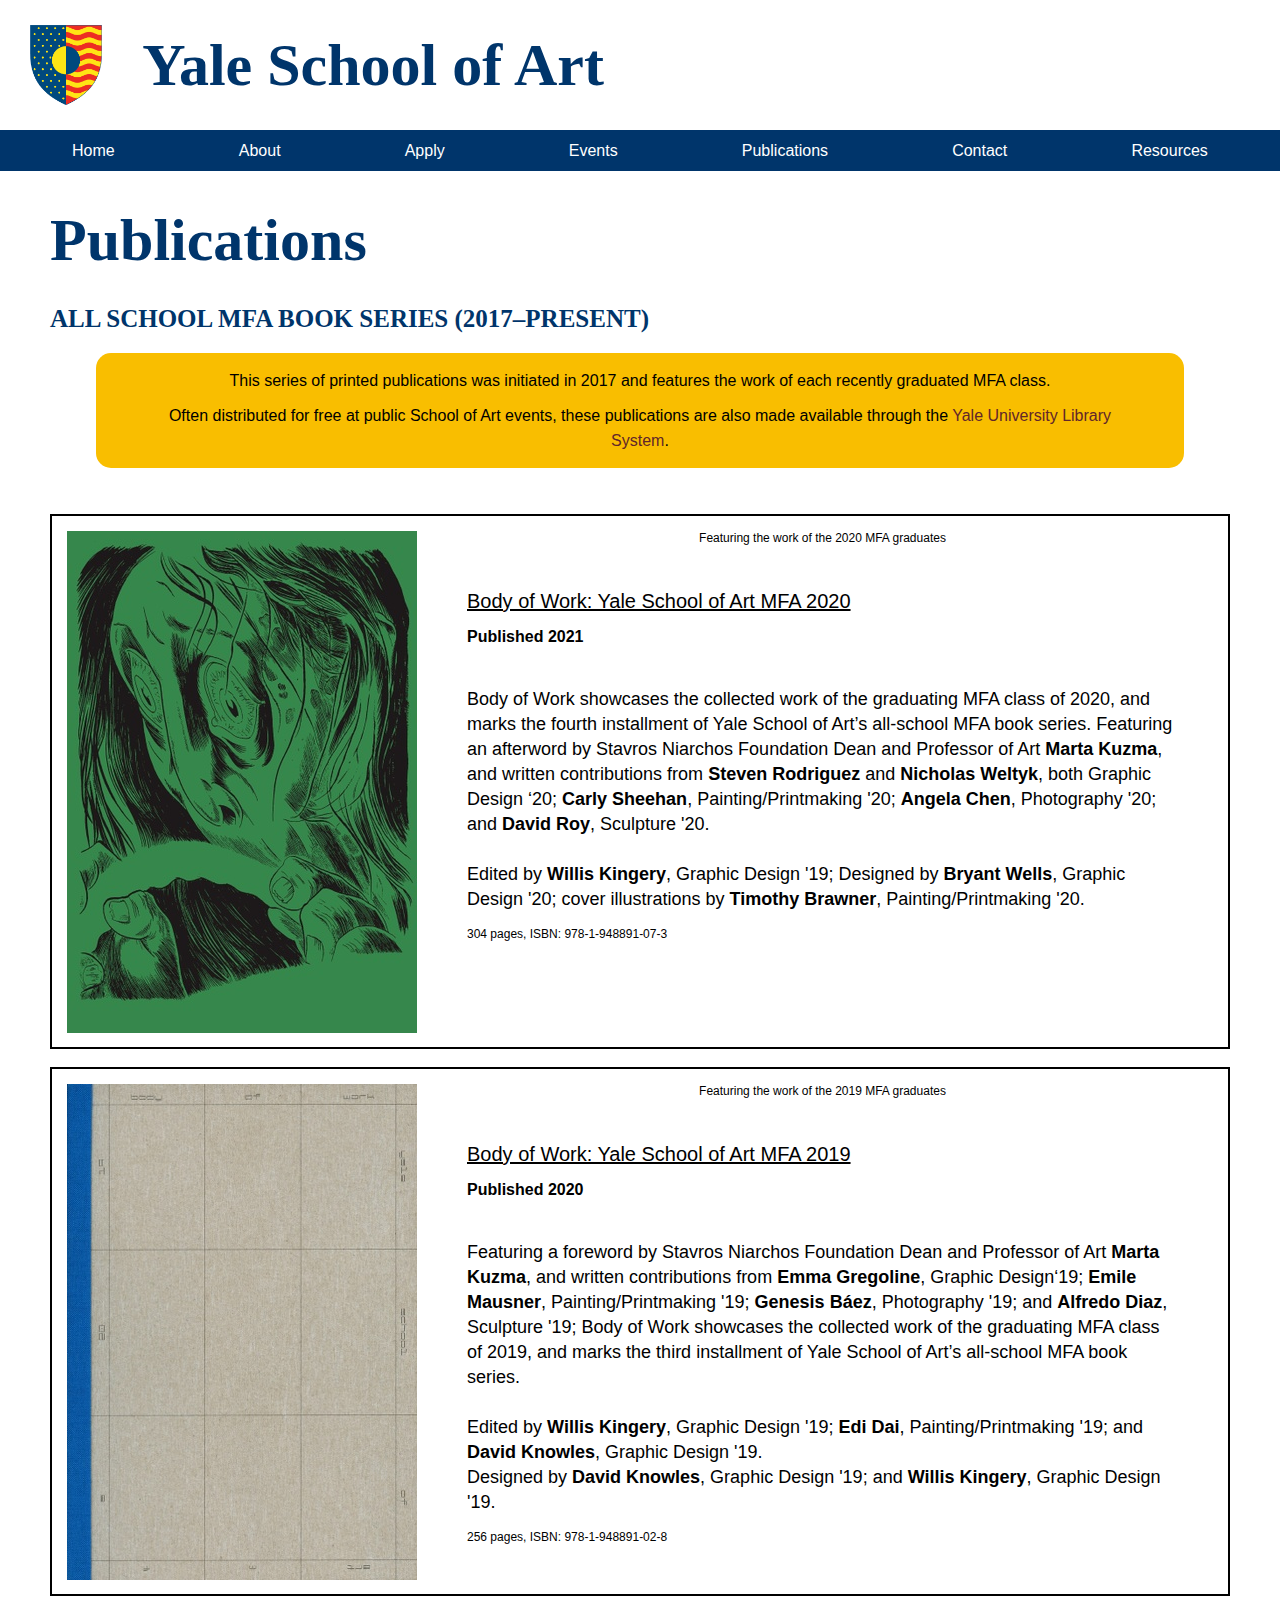
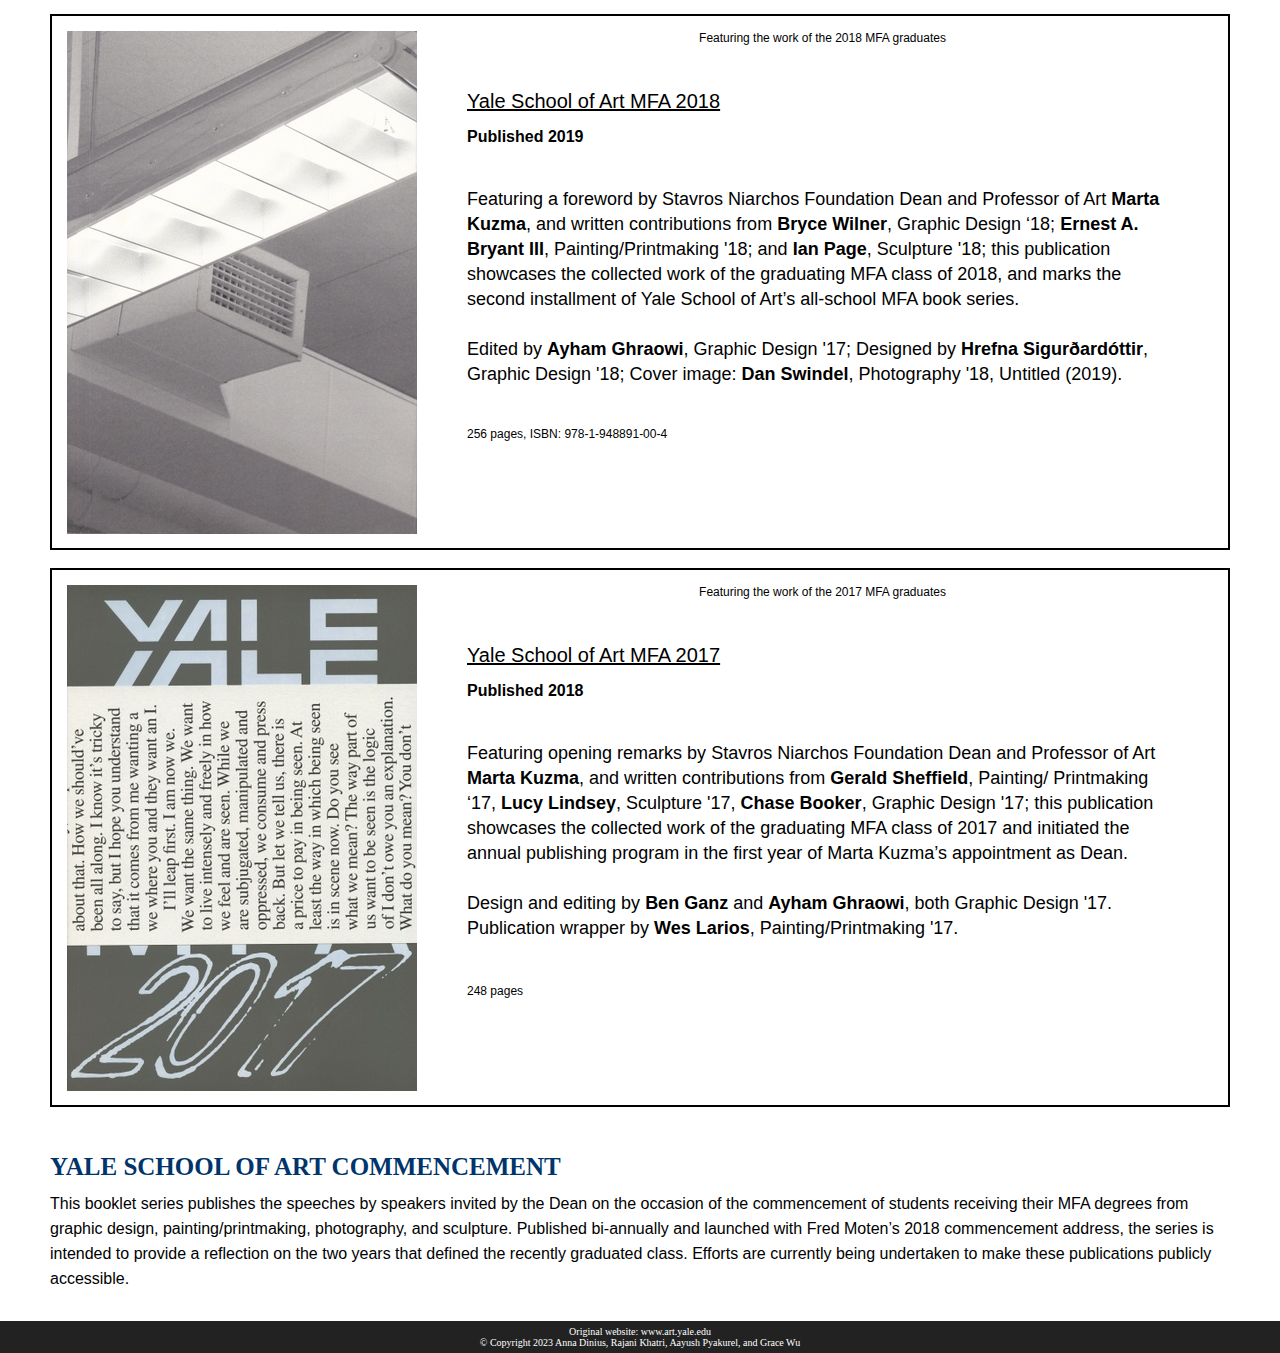
<file: publications.html>
<!DOCTYPE html>
<html lang="en">
<head>
	<meta charset="utf-8">
	<meta name="viewport" content="width=device-width, initial-scale=1.0">
	<link rel="stylesheet" type="text/css" href="styles.css">
	<link rel="stylesheet" type="text/css" media="print" href="print.css">
	<title>Publications</title>
	<link rel="icon" type="image/x-icon" href="images/icon.ico">
</head>

<body>
	<div id="wrapper">
	<header>
		<img src="images/coa.png" id="coa" alt="Coat of Arms">
		<h1>Yale School of Art</h1>
	</header>

	<nav>
		<ul>
			<li><a href="index.html">Home</a></li>
			<li><a href="about.html">About</a></li>
			<li><a href="apply.html">Apply</a></li>
			<li><a href="events.html">Events</a></li>
			<li><a href="publications.html">Publications</a></li>
			<li><a href="contact.html">Contact</a></li>
			<li><a href="resources.html">Resources</a></li>
		</ul>
	</nav>

	<main>
		<h2 class="heading2">Publications</h2>
		<h3 class="section">ALL SCHOOL MFA BOOK SERIES (2017–PRESENT)</h3>
		<div id="undergrad">
			<p>This series of printed publications was initiated in 2017 and features the work of each recently graduated MFA class.</p>
			<p>Often distributed for free at public School of Art events, these publications are also made available through the <a href="https://library.yale.edu/" target="_blank">Yale University Library System</a>.</p>
		</div>
		
		<br><br id="hideBr">

		<div class="pub-image">
			<div class= "pub-sub">
				<div class="pubImg">
					<img src="images/pub1.jpg" alt="Publication Image">
				</div>
				
				<div class="pubText">
					<p class="pubSizeTwelve alignText">Featuring the work of the 2020 MFA graduates</p><br>
					<p class="pubSizeTwenty">Body of Work: Yale School of Art MFA 2020</p>
					<p class="pubSizeSixteen"><strong>Published 2021</strong></p><br>
					<p class="pubSizeEighteen">Body of Work showcases the collected work of the graduating MFA class of 2020, and marks the fourth installment of Yale School of
					Art’s all-school MFA book series. Featuring an afterword by Stavros Niarchos Foundation Dean and Professor of Art <strong>Marta Kuzma</strong>, and written contributions from
					<strong>Steven Rodriguez</strong> and <strong>Nicholas Weltyk</strong>, both Graphic Design ‘20; <strong>Carly Sheehan</strong>, Painting/Printmaking '20; <strong>Angela Chen</strong>, Photography '20; and <strong>David Roy</strong>, Sculpture '20.<br><br>
					Edited by <strong>Willis Kingery</strong>, Graphic Design '19; Designed by <strong>Bryant Wells</strong>, Graphic Design '20; cover illustrations by <strong>Timothy Brawner</strong>, Painting/Printmaking '20.</p>
					<p class="pubSizeTwelve">304 pages, ISBN: 978-1-948891-07-3</p>
				</div>
			</div>
			
			<br>
			
			<div class="pub-sub">
				<div class="pubImg">
					<img src="images/pub2.jpg" alt="Publication Image">
				</div>
				
				<div class="pubText">
					<p class="pubSizeTwelve alignText">Featuring the work of the 2019 MFA graduates</p><br>
					<p class="pubSizeTwenty">Body of Work: Yale School of Art MFA 2019</p>
					<p class="pubSizeSixteen"><strong>Published 2020</strong></p><br>
					<p class="pubSizeEighteen">Featuring a foreword by Stavros Niarchos Foundation Dean and Professor of Art <strong>Marta Kuzma</strong>, and written contributions from <strong>Emma Gregoline</strong>,
					Graphic Design‘19; <strong>Emile Mausner</strong>, Painting/Printmaking '19; <strong>Genesis Báez</strong>, Photography '19; and <strong>Alfredo Diaz</strong>, Sculpture '19; Body of Work showcases the
					collected work of the graduating MFA class of 2019, and marks the third installment of Yale School of Art’s all-school MFA book series.<br><br>
					Edited by <strong>Willis Kingery</strong>, Graphic Design '19; <strong>Edi Dai</strong>, Painting/Printmaking '19; and <strong>David Knowles</strong>, Graphic Design '19. <br>
					Designed by <strong>David Knowles</strong>, Graphic Design '19; and <strong>Willis Kingery</strong>, Graphic Design '19.</p>
					<p class="pubSizeTwelve">256 pages, ISBN: 978-1-948891-02-8</p>
				</div>
			</div><br>

			<div class="pub-sub">
				<div class="pubImg">
					<img src="images/pub3.jpg" alt="Publication Image">
				</div>
				
				<div class="pubText">
					<p class="pubSizeTwelve alignText">Featuring the work of the 2018 MFA graduates</p><br class="half-br">
					<p class="pubSizeTwenty">Yale School of Art MFA 2018</p>
					<p class="pubSizeSixteen"><strong>Published 2019</strong></p><br>
					<p class="pubSizeEighteen">Featuring a foreword by Stavros Niarchos Foundation Dean and Professor of Art <strong>Marta Kuzma</strong>, and written contributions from <strong>Bryce Wilner</strong>, Graphic Design ‘18; <strong>Ernest A.
					Bryant III</strong>, Painting/Printmaking '18; and <strong>Ian Page</strong>, Sculpture '18; this publication showcases the collected work of the graduating MFA class of 2018, and marks the second installment of 
					Yale School of Art’s all-school MFA book series.<br><br>
					Edited by <strong>Ayham Ghraowi</strong>, Graphic Design '17; Designed by <strong>Hrefna Sigurðardóttir</strong>, Graphic Design '18; Cover image: <strong>Dan Swindel</strong>, Photography '18, Untitled (2019).<br><br></p>
					<p class="pubSizeTwelve">256 pages, ISBN: 978-1-948891-00-4</p>
				</div>
			</div><br>

			<div class="pub-sub">
				<div class="pubImg">
					<img src="images/pub4.jpg" alt="Publication Image">
				</div>
				
				<div class="pubText">
					<p class="pubSizeTwelve alignText">Featuring the work of the 2017 MFA graduates</p><br>
					<p class="pubSizeTwenty">Yale School of Art MFA 2017</p>
					<p class="pubSizeSixteen"><strong>Published 2018</strong></p><br>
					<p class="pubSizeEighteen">Featuring opening remarks by Stavros Niarchos Foundation Dean and Professor of Art <strong>Marta Kuzma</strong>, and written contributions from <strong>Gerald Sheffield</strong>,
					Painting/ Printmaking ‘17, <strong>Lucy Lindsey</strong>, Sculpture '17, <strong>Chase Booker</strong>, Graphic Design '17; this publication showcases the collected work of the graduating MFA class of 2017
					and initiated the annual publishing program in the first year of Marta Kuzma’s appointment as Dean.<br><br>
					Design and editing by <strong>Ben Ganz</strong> and <strong>Ayham Ghraowi</strong>, both Graphic Design '17. Publication wrapper by <strong>Wes Larios</strong>, Painting/Printmaking '17.</p><br>
					<p class="pubSizeTwelve">248 pages</p>
				</div>
			</div>
			<br><br>
		</div>

		<div class="pub-end">
		<h3>YALE SCHOOL OF ART COMMENCEMENT</h3>
			<p>This booklet series publishes the speeches by speakers invited by the Dean on the occasion of the commencement of students receiving their MFA degrees from graphic design, painting/printmaking, photography, and sculpture.
			Published bi-annually and launched with Fred Moten’s 2018 commencement address, the series is intended to provide a reflection on the two years that defined the recently graduated class.
			Efforts are currently being undertaken to make these publications publicly accessible.</p>
		</div>  
	</main>

	<footer>
		Original website: <a href="https://www.art.yale.edu/" target="_blank">www.art.yale.edu</a>
		<br>
		&copy; Copyright 2023 Anna Dinius, Rajani Khatri, Aayush
		Pyakurel, and Grace Wu
	</footer>
	</div>
</body>
</html>
</file>
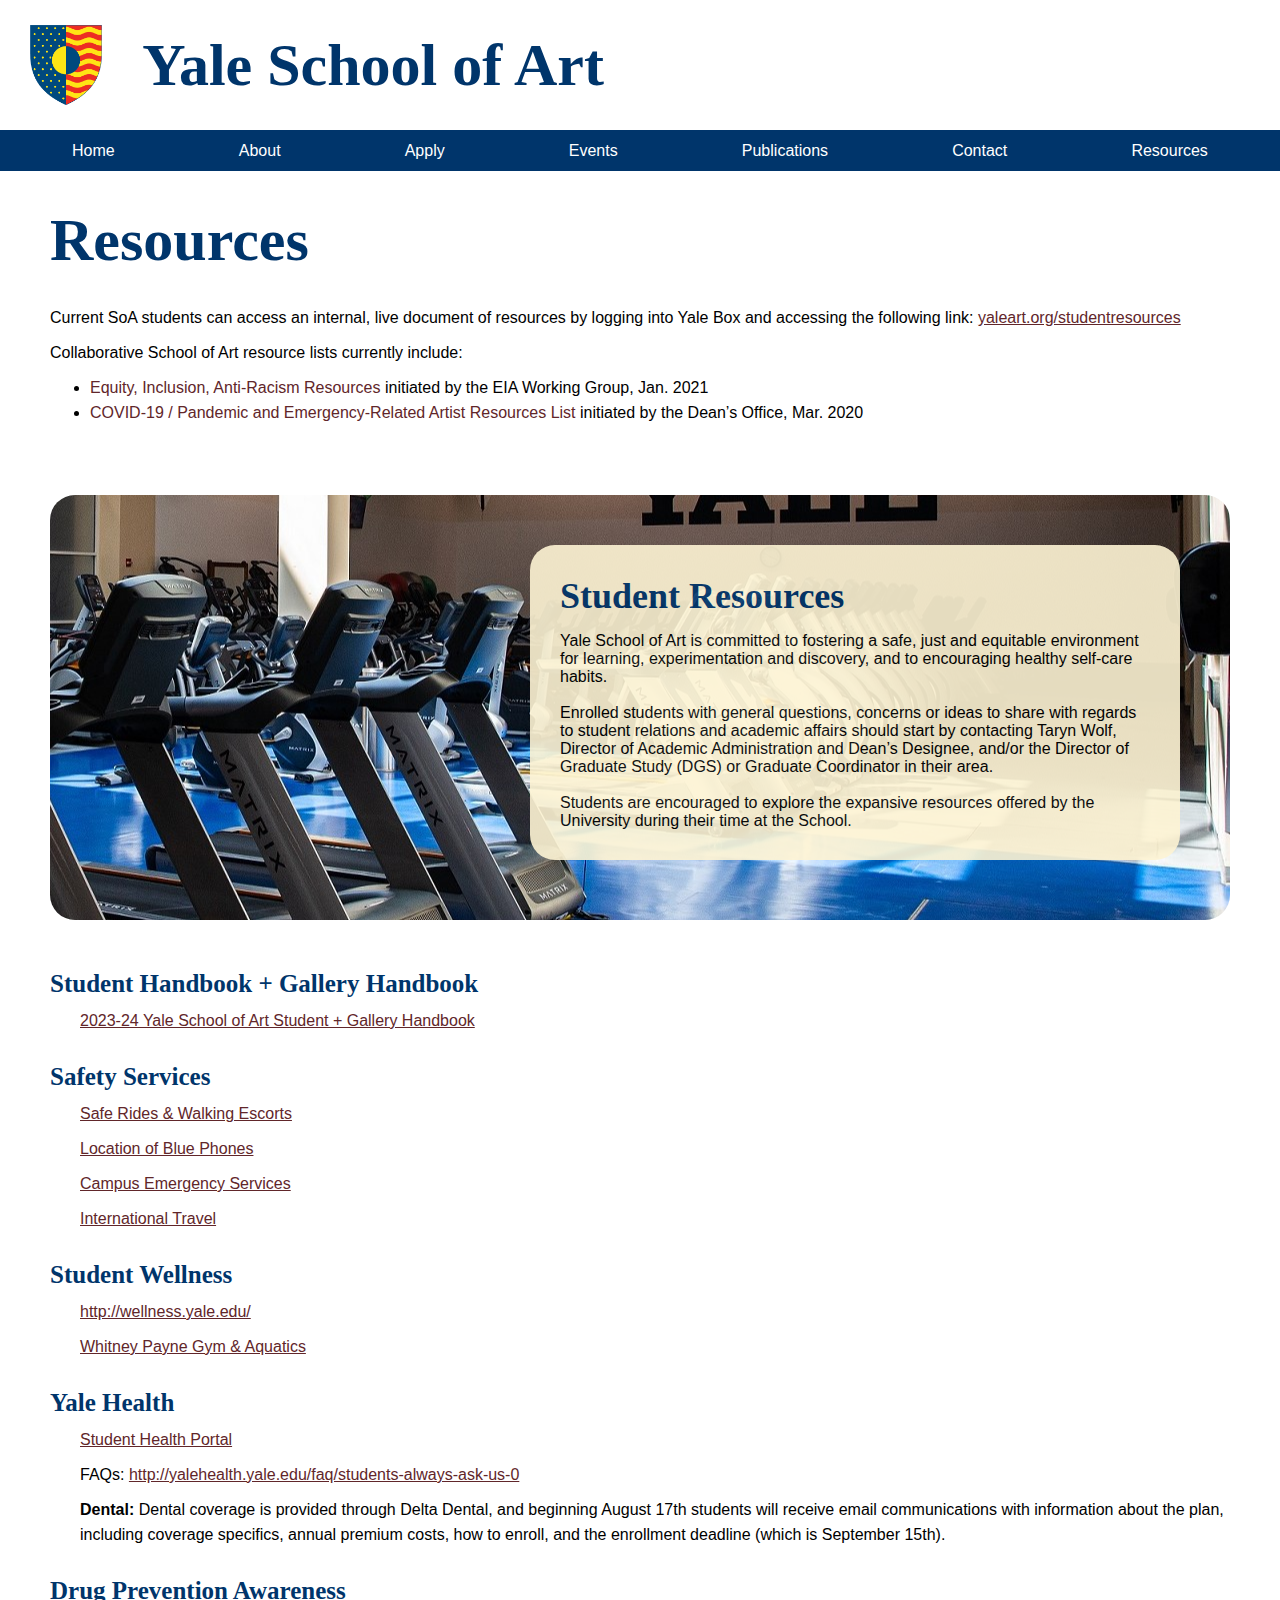
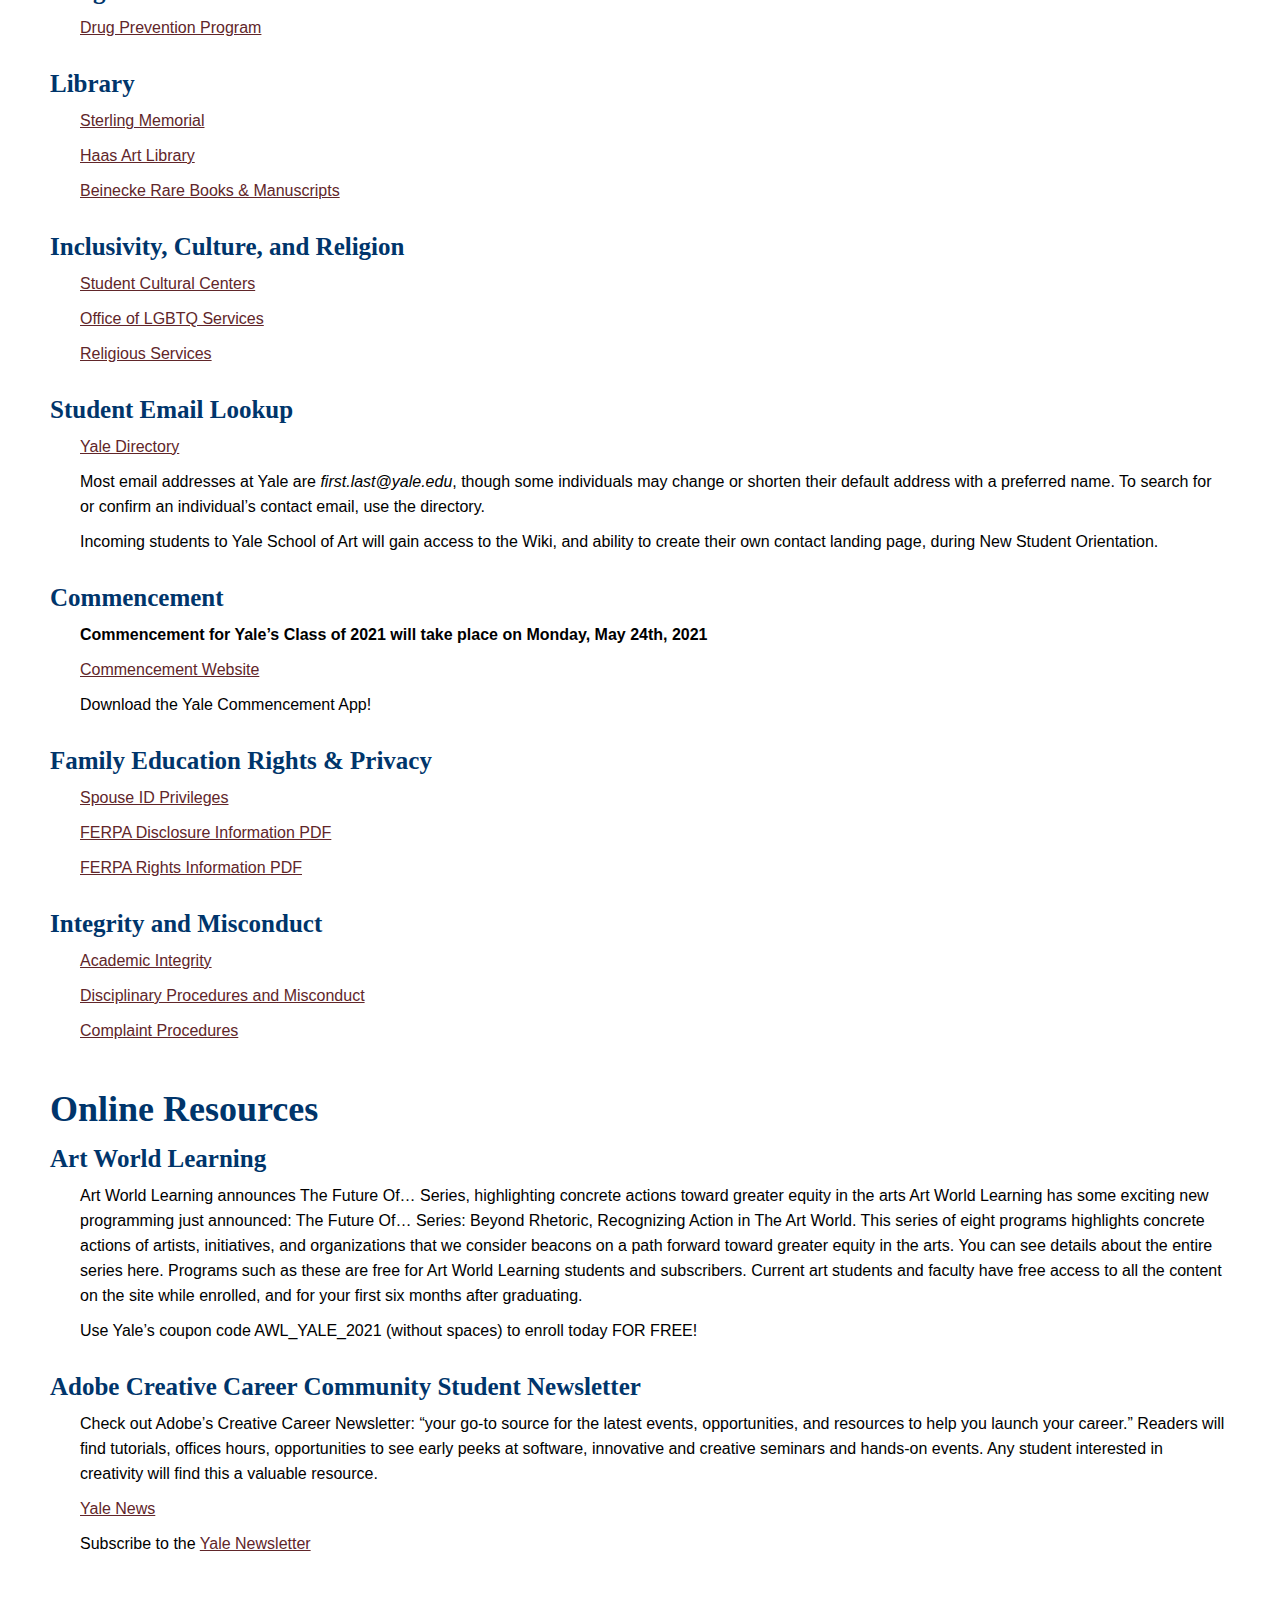
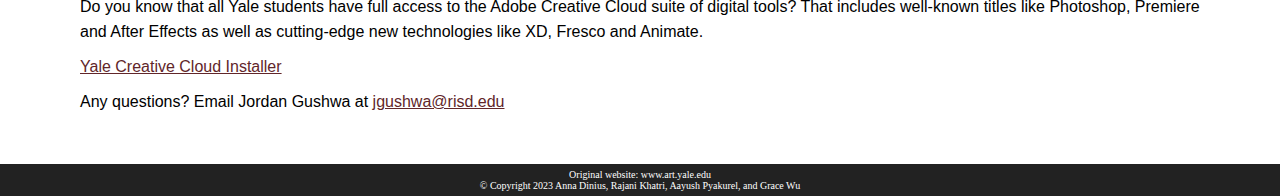
<file: resources.html>
<!DOCTYPE html>
<html lang="en">
<head>
	<meta charset="utf-8">
	<meta name="viewport" content="width=device-width, initial-scale=1.0">
    <link rel="stylesheet" type="text/css" href="styles.css">
	<link rel="stylesheet" type="text/css" media="print" href="print.css">
    <title>Resources</title>
	
	<link rel="icon" type="image/x-icon" href="images/icon.ico">
</head>

<body>
	<div id="wrapper">
		<header>
			<img src="images/coa.png" id="coa" alt="Coat of Arms">
			<h1>Yale School of Art</h1>
		</header>
		
		<nav>
			<ul><li><a href="index.html">Home</a></li>
			<li><a href="about.html">About</a></li>
			<li><a href="apply.html">Apply</a></li>
			<li><a href="events.html">Events</a></li>
			<li><a href="publications.html">Publications</a></li>
			<li><a href="contact.html">Contact</a></li>
			<li><a href="resources.html">Resources</a></li></ul>
		</nav>
		
		<main>
		<div>
			<h2 class="heading2">Resources</h2>
			
			<div class="section">
				<p>Current SoA students can access an internal, live document of resources by logging into Yale Box and accessing the 
				following link: <a href="yaleart.org/studentresources" class="underline" target="_blank">yaleart.org/studentresources</a></p>
				<p>Collaborative School of Art resource lists currently include:</p>
				<ul id="resourceList" class="indent">
					<li><a href="https://www.art.yale.edu/resources" target="_blank">Equity, Inclusion, Anti-Racism Resources</a> initiated by the EIA 
					Working Group, Jan. 2021</li>
					<li><a href="https://docs.google.com/spreadsheets/d/1UZoUFK5K_Uc8MnYFHnqnI4A6Y5pTY0vFDBiG5s0ghxA/edit#gid=0" target="_blank">COVID-19 
					/ Pandemic and Emergency-Related Artist Resources List</a> initiated by the Dean’s Office, Mar. 2020</li>
				</ul>
			</div>
			
			<div id="resourcesDiv" class="section">
				<div id="paintbrushImg" class="section">
					<img src="images/gym.jpg" alt="Yale Gym" id="paintbrush">
				</div>
				
				<div id="resourcesContent" class="section">
					<h2 id="missionHead">Student Resources</h2>
					<span class="font">
						Yale School of Art is committed to fostering a safe, just and equitable 
						environment for learning, experimentation and discovery, and to 
						encouraging healthy self-care habits.
						<br><br>
						Enrolled students with general questions, concerns or ideas to share with 
						regards to student relations and academic affairs should start by 
						contacting Taryn Wolf, Director of Academic Administration and Dean’s 
						Designee, and/or the Director of Graduate Study (DGS) or Graduate 
						Coordinator in their area.
						<br><br>
						Students are encouraged to explore the expansive resources offered by 
						the University during their time at the School.
					</span>
				</div>
			</div>
			
			<div class="section">
				<h3>Student Handbook + Gallery Handbook</h3>
				<p class="indent"><a href="https://yaleart.org/handbook" class="underline" target="_blank">2023-24 Yale School of Art Student + Gallery Handbook</a></p>
			</div>
			
			<div class="section">
				<h3>Safety Services</h3>
				<p class="indent"><a href="https://your.yale.edu/publicsafety-yale-edu/nighttime-safe-rides-walking-escort-service" class="underline" target="_blank">Safe Rides & Walking Escorts</a></p>
				<p class="indent"><a href="https://your.yale.edu/publicsafety-yale-edu/blue-phones" class="underline" target="_blank">Location of Blue Phones</a></p>
				<p class="indent"><a href="https://emergency.yale.edu/" class="underline" target="_blank">Campus Emergency Services</a></p>
				<p class="indent"><a href="https://world-toolkit.yale.edu/" class="underline" target="_blank">International Travel</a></p>
			</div>
			
			<div class="section">
				<h3>Student Wellness</h3>
				<p class="indent"><a href="http://wellness.yale.edu/" class="underline" target="_blank">http://wellness.yale.edu/</a></p>
				<p class="indent"><a href="https://sportsandrecreation.yale.edu/fitness-wellness-programs" class="underline" target="_blank">Whitney Payne Gym & Aquatics</a>
			</div>
			
			<div class="section">
				<h3>Yale Health</h3>
				<p class="indent"><a href="http://yalehealth.yale.edu/students" class="underline" target="_blank">Student Health Portal</a></p>
				<p class="indent">FAQs: <a href="http://yalehealth.yale.edu/faq/students-always-ask-us-0" class="underline" target="_blank">http://yalehealth.yale.edu/faq/students-always-ask-us-0</a></p>
				<p class="indent"><strong>Dental:</strong> Dental coverage is provided through Delta Dental, and beginning August 17th students will receive email 
				communications with information about the plan, including coverage specifics, annual premium costs, how to enroll, 
				and the enrollment deadline (which is September 15th).</p>
			</div>
			
			<div class="section">
				<h3>Drug Prevention Awareness</h3>
				<p class="indent"><a href="https://messages.yale.edu/messages/attachments/w3_140015_Drug_Prevention_2016.pdf" class="underline" target="_blank">Drug Prevention Program</a></p>
			</div>
			
			<div class="section">
				<h3>Library</h3>
				<p class="indent"><a href="https://web.library.yale.edu/building/sterling-library" class="underline" target="_blank">Sterling Memorial</a></p>
				<p class="indent"><a href="https://web.library.yale.edu/building/arts-library" class="underline" target="_blank">Haas Art Library</a></p>
				<p class="indent"><a href="https://web.library.yale.edu/building/beinecke-library" class="underline" target="_blank">Beinecke Rare Books & Manuscripts</a></p>
			</div>
			
			<div class="section">
				<h3>Inclusivity, Culture, and Religion</h3>
				<p class="indent"><a href="https://yalecollege.yale.edu/campus-life/cultural-affairs-centers" class="underline" target="_blank">Student Cultural Centers</a></p>
				<p class="indent"><a href="https://lgbtq.yale.edu/" class="underline" target="_blank">Office of LGBTQ Services</a></p>
				<p class="indent"><a href="http://chaplain.yale.edu/" class="underline" target="_blank">Religious Services</a></p>
			</div>
			
			<div class="section">
				<h3>Student Email Lookup</h3>
				<p class="indent"><a href="https://directory.yale.edu/?ticket=ST-161965-cCie6VGFBPuEQcXmBF7F-vmssoprdapp01" class="underline" target="_blank">Yale Directory</a></p>
				<p class="indent">Most email addresses at Yale are <em>first.last@yale.edu</em>, though some individuals may change or shorten their default address with 
				a preferred name. To search for or confirm an individual’s contact email, use the directory.</p>
				<p class="indent">Incoming students to Yale School of Art will gain access to the Wiki, and ability to create their own contact landing page, during New 
				Student Orientation.</p>
			</div>
			
			<div class="section">
				<h3>Commencement</h3>
				<p class="indent"><strong>Commencement for Yale’s Class of 2021 will take place on Monday, May 24th, 2021</strong></p>
				<p class="indent"><a href="https://commencement.yale.edu/" class="underline" target="_blank">Commencement Website</a></p>
				<p class="indent">Download the Yale Commencement App!</p>
			</div>
			
			<div class="section">
				<h3>Family Education Rights & Privacy</h3>
				<p class="indent"><a href="https://idcenter.yale.edu/obtain-new-card/spouses" class="underline" target="_blank">Spouse ID Privileges</a></p>
				<p class="indent"><a href="http://www.yale.edu/sfas/registrar/Statement_Dir_Info_2015.pdf" class="underline" target="_blank">FERPA Disclosure Information PDF</a></p>
				<p class="indent"><a href="https://registrar.yale.edu/rights-privacy/student-rights-under-ferpa" class="underline" target="_blank">FERPA Rights Information PDF</a></p>
			</div>
			
			<div class="section">
				<h3>Integrity and Misconduct</h3>
				<p class="indent"><a href="http://art.yale.edu/Studentresources" class="underline" target="_blank">Academic Integrity</a></p>
				<p class="indent"><a href="http://art.yale.edu/Studentresources" class="underline" target="_blank">Disciplinary Procedures and Misconduct</a></p>
				<p class="indent section"><a href="http://www.yale.edu/equalopportunity/complaint/index.html" class="underline" target="_blank">Complaint Procedures</a></p>
			</div>
			
			
			<div class="section">
				<h2 class="margin">Online Resources</h2>
				<h3>Art World Learning</h3>
				<p class="indent">Art World Learning announces The Future Of… Series, highlighting concrete actions toward greater equity in the arts
				Art World Learning has some exciting new programming just announced: The Future Of… Series: Beyond Rhetoric, Recognizing 
				Action in The Art World. This series of eight programs highlights concrete actions of artists, initiatives, and 
				organizations that we consider beacons on a path forward toward greater equity in the arts. You can see details about 
				the entire series here. Programs such as these are free for Art World Learning students and subscribers. Current art 
				students and faculty have free access to all the content on the site while enrolled, and for your first six months after 
				graduating.</p>
				<p class="indent">Use Yale’s coupon code AWL_YALE_2021 (without spaces) to enroll today FOR FREE!</p>
			</div>
			<div class="section">
				<h3>Adobe Creative Career Community Student Newsletter</h3>
				<p class="indent">Check out Adobe’s Creative Career Newsletter: “your go-to source for the latest events, opportunities, and resources 
				to help you launch your career.” Readers will find tutorials, offices hours, opportunities to see early peeks at software, 
				innovative and creative seminars and hands-on events. Any student interested in creativity will find this a valuable 
				resource.</p>
				<p class="indent"><a href="https://news.yale.edu/" class="underline" target="_blank">Yale News</a></p>
				<p class="indent">Subscribe to the <a href="https://subscribe.yale.edu/login?returnURL=https%3A%2F%2Fsubscribe.yale.edu%2Fbrowse%3Fsearch%3DYale%2BToday" class="underline" target="_blank">Yale Newsletter</a></p>
				<br>
				<p class="indent">Do you know that all Yale students have full access to the Adobe Creative Cloud suite of digital tools? That includes 
				well-known titles like Photoshop, Premiere and After Effects as well as cutting-edge new technologies like XD, Fresco and 
				Animate.</p>
				
				<p class="indent"><a href="https://software.yale.edu/software/adobe-creative-cloud-0" class="underline" target="_blank">Yale Creative Cloud Installer</a></p>
				<p class="indent">Any questions? Email Jordan Gushwa at <a href="mailto:jgushwa@risd.edu" class="underline" target="_blank">jgushwa@risd.edu</a></p>
			</div>
			
		</div>
		</main>
		
		<footer>
			Original website: <a href="https://www.art.yale.edu/" target="_blank">www.art.yale.edu</a>
			<br>
			&copy; Copyright 2023 Anna Dinius, Rajani Khatri, Aayush 
			Pyakurel, and Grace Wu
		</footer>
	</div><!--closing wrapper tag-->
</body>
</html>
</file>
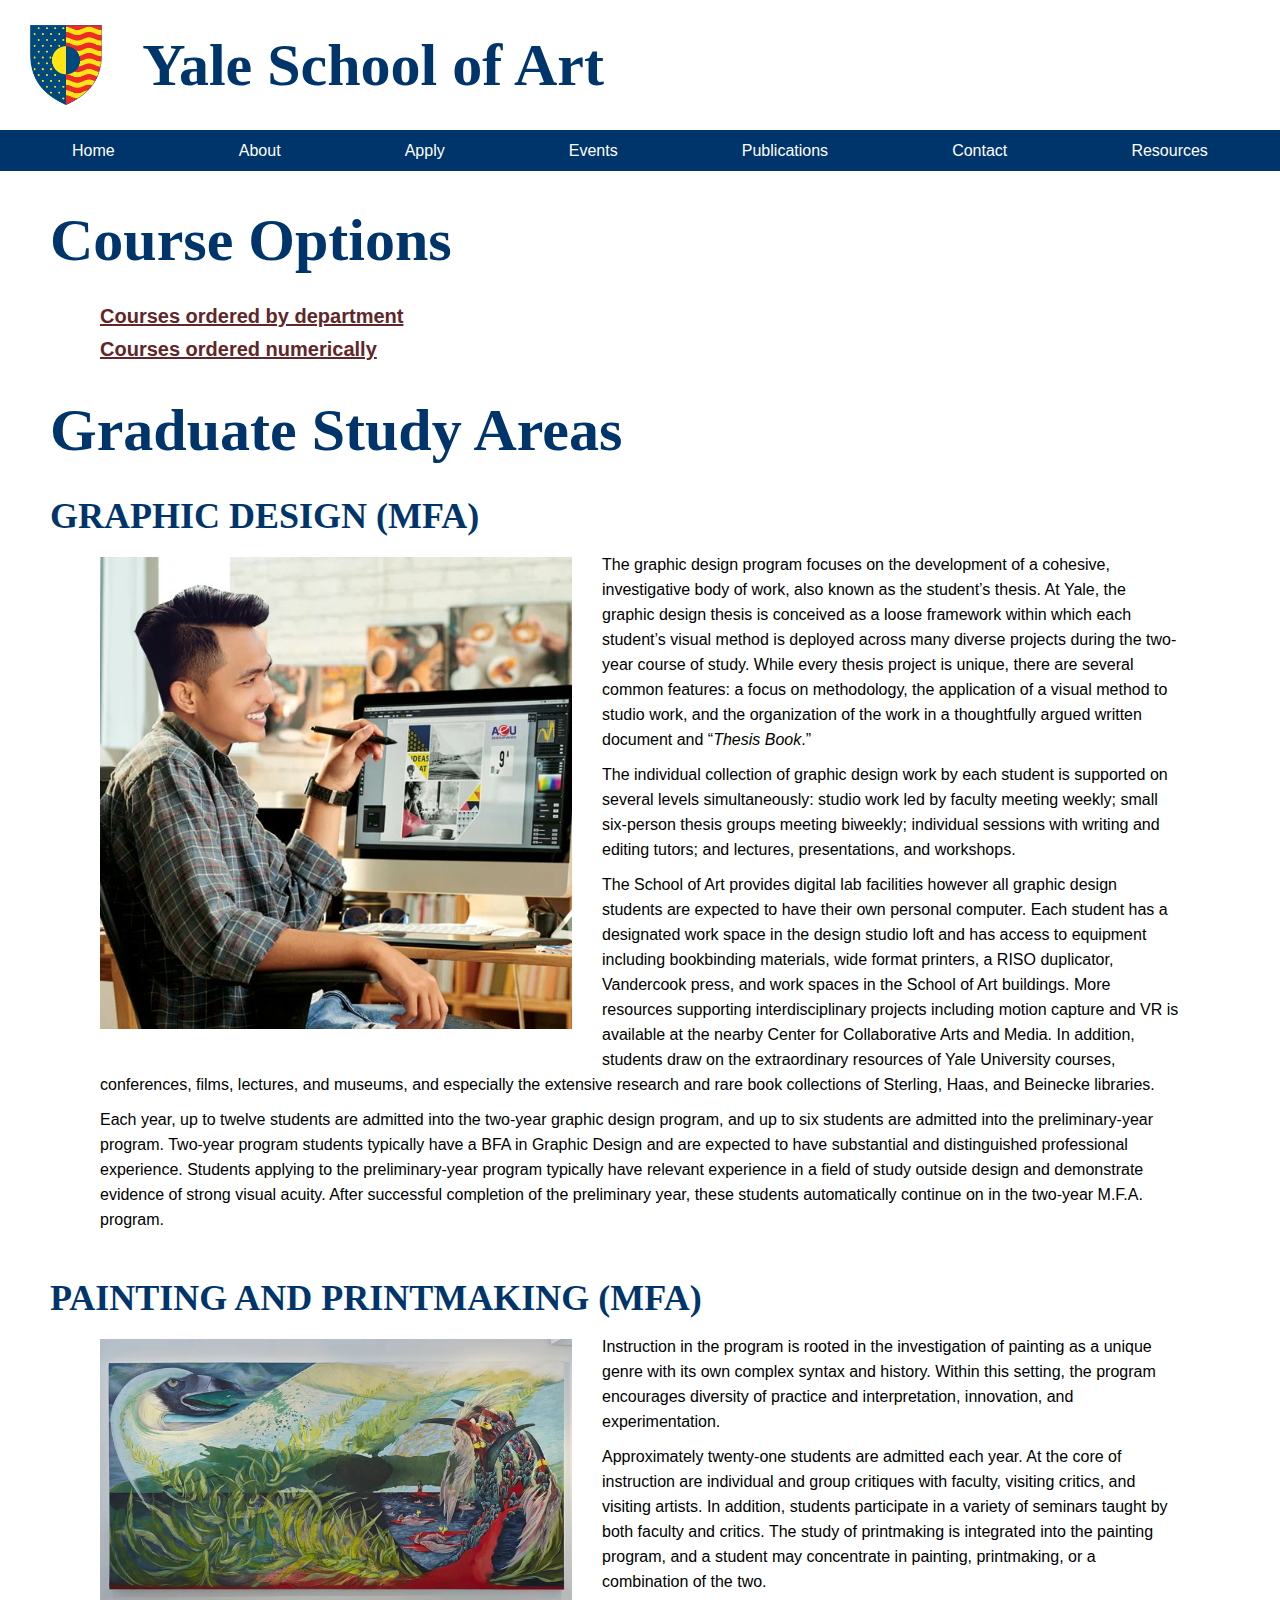
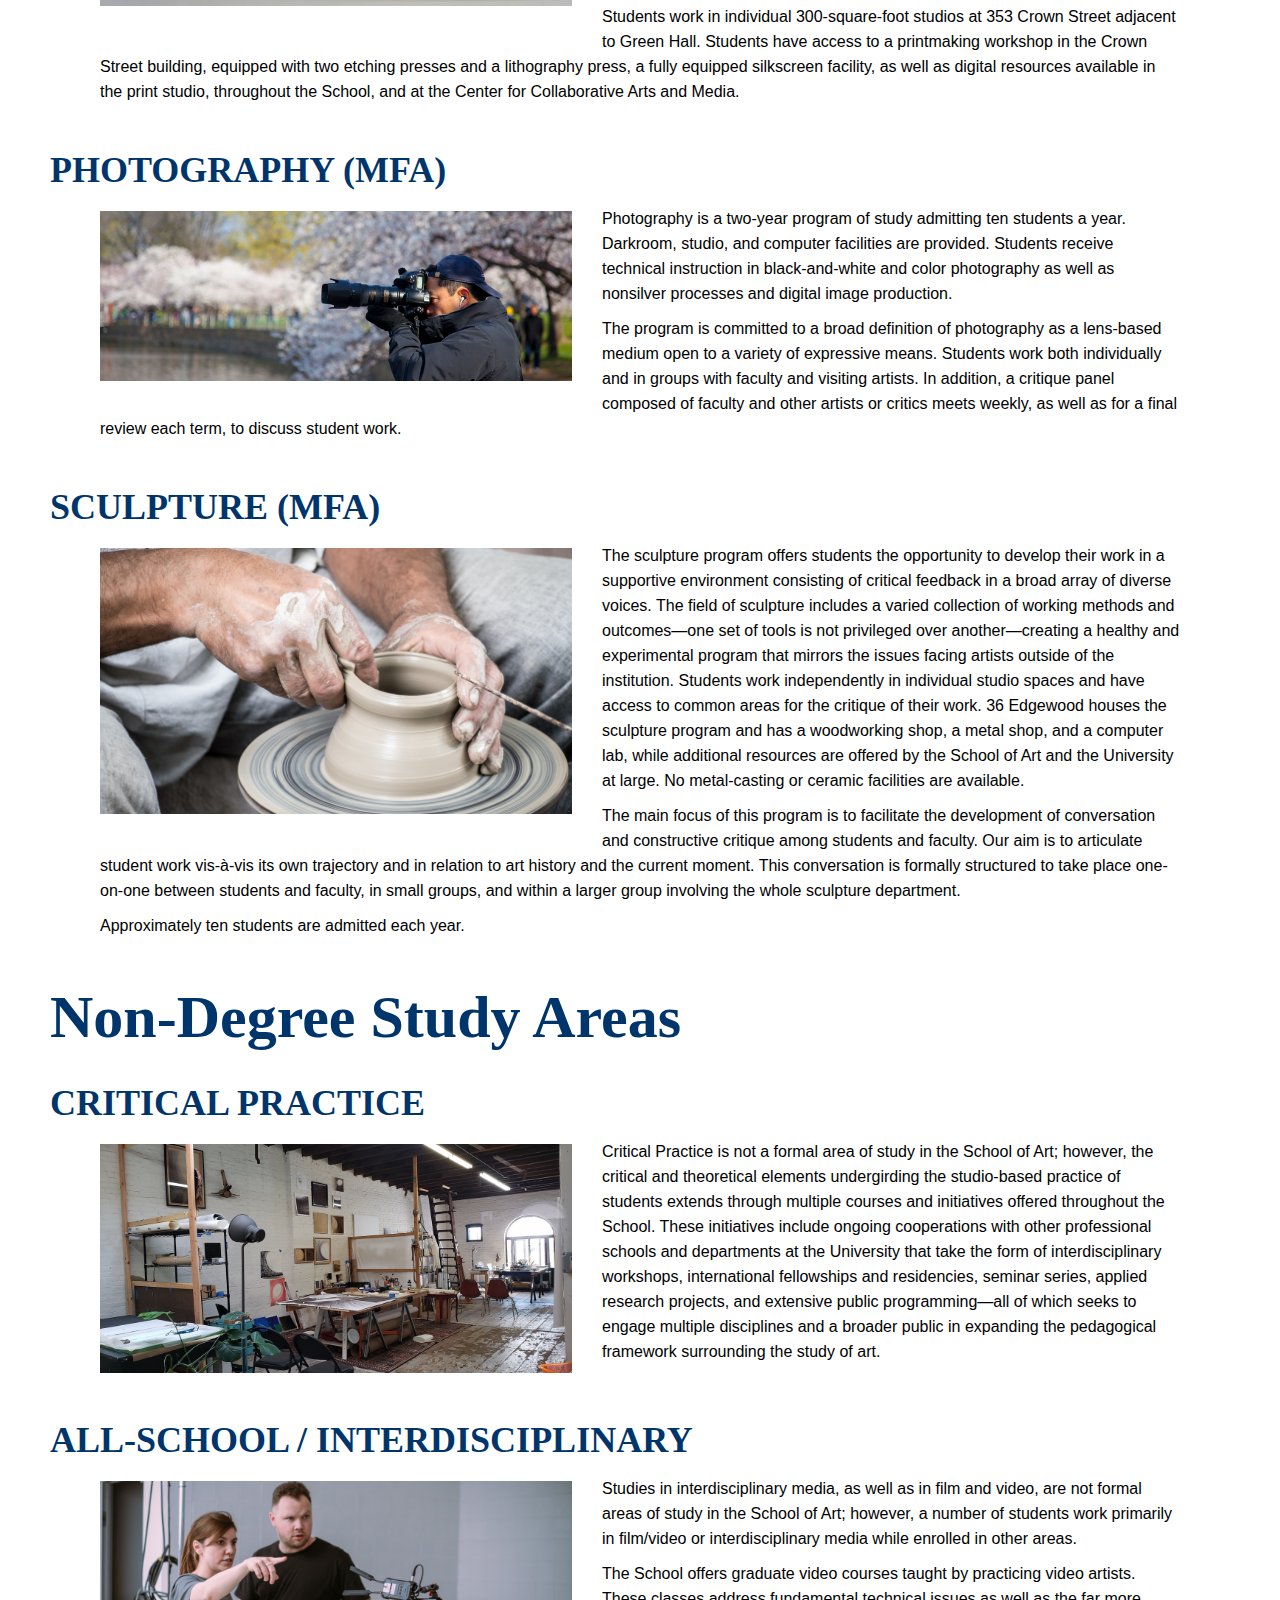
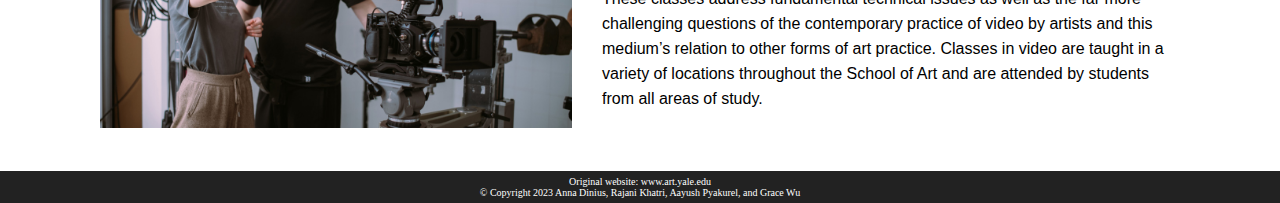
<file: study_areas.html>
<!DOCTYPE html>
<html lang="en">
<head>
	<meta charset="utf-8">
	<meta name="viewport" content="width=device-width, initial-scale=1.0">
    <link rel="stylesheet" type="text/css" href="styles.css">
	<link rel="stylesheet" media="print" href="print.css">
	<title>Study Areas</title>
	
	<link rel="icon" type="image/x-icon" href="images/icon.ico">
</head>

<body>
	<div id="wrapper">
		<header>
			<img src="images/coa.png" id="coa" alt="Coat of Arms">
			<h1>Yale School of Art</h1>
		</header>
		
		<nav>
			<ul>
				<li><a href="index.html">Home</a></li>
				<li><a href="about.html">About</a></li>
				<li><a href="apply.html">Apply</a></li>
				<li><a href="events.html">Events</a></li>
				<li><a href="publications.html">Publications</a></li>
				<li><a href="contact.html">Contact</a></li>
				<li><a href="resources.html">Resources</a></li>
			</ul>
		</nav>
		
		<main>
			<div class="margin" id="course_options">
				<h2 class="heading2">Course Options</h2>
					<div class="indent section">
						<h3 class="coursesLinks"><a href="courses_dep.html">Courses ordered by department</a></h3>
						<h3 class="coursesLinks"><a href="courses_num.html">Courses ordered numerically</a></h3>
					</div>
			</div>
			
			<h2 class="heading2">Graduate Study Areas</h2>
				<h2>GRAPHIC DESIGN (MFA)</h2>
				<div class="margin studyArea indent section">
					<div class="studyAreaImgDiv">
						<img src="images/graphic_designer.webp" alt="graphic designer" class="studyAreaImg">
					</div>
					
					<div class="section studyAreaText">
						<p>
							The graphic design program focuses on the development of a cohesive, investigative 
							body of work, also known as the student’s thesis. At Yale, the graphic design thesis 
							is conceived as a loose framework within which each student’s visual method is 
							deployed across many diverse projects during the two-year course of study. While 
							every thesis project is unique, there are several common features: a focus on 
							methodology, the application of a visual method to studio work, and the organization 
							of the work in a thoughtfully argued written document and “<em>Thesis Book</em>.”
						</p>
						<p>
							The individual collection of graphic design work by each student is supported on 
							several levels simultaneously: studio work led by faculty meeting weekly; small 
							six-person thesis groups meeting biweekly; individual sessions with writing and 
							editing tutors; and lectures, presentations, and workshops.
						</p>
						<p>
							The School of Art provides digital lab facilities however all graphic design 
							students are expected to have their own personal computer. Each student has a 
							designated work space in the design studio loft and has access to equipment including 
							bookbinding materials, wide format printers, a RISO duplicator, Vandercook press, and 
							work spaces in the School of Art buildings. More resources supporting interdisciplinary 
							projects including motion capture and VR is available at the nearby Center for 
							Collaborative Arts and Media. In addition, students draw on the extraordinary resources 
							of Yale University courses, conferences, films, lectures, and museums, and especially 
							the extensive research and rare book collections of Sterling, Haas, and Beinecke libraries.
						</p>
						<p>
							Each year, up to twelve students are admitted into the two-year graphic design program, and 
							up to six students are admitted into the preliminary-year program. Two-year program students 
							typically have a BFA in Graphic Design and are expected to have substantial and distinguished 
							professional experience. Students applying to the preliminary-year program typically have 
							relevant experience in a field of study outside design and demonstrate evidence of strong 
							visual acuity. After successful completion of the preliminary year, these students 
							automatically continue on in the two-year M.F.A. program.
						</p>
					</div>
				</div>
				
				<h2>PAINTING AND PRINTMAKING (MFA)</h2>
				<div class="margin studyArea section indent">
					<div class="studyAreaImgDiv">
						<img src="images/painting.webp" alt="bird painting" class="studyAreaImg">
					</div>
					
					<div class="studyAreaText section">
						<p>
							Instruction in the program is rooted in the investigation of painting as a unique 
							genre with its own complex syntax and history. Within this setting, the program 
							encourages diversity of practice and interpretation, innovation, and experimentation.
						</p>
						<p>
							Approximately twenty-one students are admitted each year. At the core of instruction 
							are individual and group critiques with faculty, visiting critics, and visiting artists. 
							In addition, students participate in a variety of seminars taught by both faculty and 
							critics. The study of printmaking is integrated into the painting program, and a student 
							may concentrate in painting, printmaking, or a combination of the two.
						</p>
						<p>
							Students work in individual 300-square-foot studios at 353 Crown Street adjacent to Green 
							Hall. Students have access to a printmaking workshop in the Crown Street building, 
							equipped with two etching presses and a lithography press, a fully equipped silkscreen 
							facility, as well as digital resources available in the print studio, throughout the School, 
							and at the Center for Collaborative Arts and Media.
						</p>
					</div>
				</div>
				
				<h2>PHOTOGRAPHY (MFA)</h2>
				<div class="margin studyArea indent section">
					<div class="studyAreaImgDiv">
						<img src="images/photography.jpg" alt="photography equipment" class="studyAreaImg">
					</div>
					
					<div class="studyAreaText section">
						<p>
							Photography is a two-year program of study admitting ten students a year. Darkroom, studio, 
							and computer facilities are provided. Students receive technical instruction in 
							black-and-white and color photography as well as nonsilver processes and digital image 
							production.
						</p>
						<p>
							The program is committed to a broad definition of photography as a lens-based medium open 
							to a variety of expressive means. Students work both individually and in groups with faculty 
							and visiting artists. In addition, a critique panel composed of faculty and other artists or 
							critics meets weekly, as well as for a final review each term, to discuss student work.
						</p>
					</div>
				</div>
				
				<h2>SCULPTURE (MFA)</h2>
				<div class="margin studyArea indent section">
					<div class="studyAreaImgDiv">
						<img src="images/sculpting.png" alt="potter making pottery" class="studyAreaImg">
					</div>
					
					<div class="studyAreaText section">
						<p>
							The sculpture program offers students the opportunity to develop their work in a supportive 
							environment consisting of critical feedback in a broad array of diverse voices. The field 
							of sculpture includes a varied collection of working methods and outcomes—one set of tools 
							is not privileged over another—creating a healthy and experimental program that mirrors the 
							issues facing artists outside of the institution. Students work independently in individual 
							studio spaces and have access to common areas for the critique of their work. 36 Edgewood 
							houses the sculpture program and has a woodworking shop, a metal shop, and a computer lab, 
							while additional resources are offered by the School of Art and the University at large. No 
							metal-casting or ceramic facilities are available.
						</p>
						<p>
							The main focus of this program is to facilitate the development of conversation and 
							constructive critique among students and faculty. Our aim is to articulate student 
							work vis-à-vis its own trajectory and in relation to art history and the current moment. 
							This conversation is formally structured to take place one-on-one between students and 
							faculty, in small groups, and within a larger group involving the whole sculpture 
							department.
						</p>
						<p>
							Approximately ten students are admitted each year.
						</p>
					</div>
				</div>
			
			<h2 class="heading2">Non-Degree Study Areas</h2>
				<div>
					<h2>CRITICAL PRACTICE</h2>
					<div class="margin studyArea indent section">
						<div class="studyAreaImgDiv">
							<img src="images/studio.jpeg" alt="art studio" class="studyAreaImg">
						</div>
						
						<div class="studyAreaText section">
							<p class="section">
								Critical Practice is not a formal area of study in the School of Art; however, the critical and 
								theoretical elements undergirding the studio-based practice of students extends through multiple 
								courses and initiatives offered throughout the School. These initiatives include ongoing cooperations 
								with other professional schools and departments at the University that take the form of 
								interdisciplinary workshops, international fellowships and residencies, seminar series, applied 
								research projects, and extensive public programming—all of which seeks to engage multiple disciplines 
								and a broader public in expanding the pedagogical framework surrounding the study of art.
							</p>
						</div>
					</div>
				</div>
				
				<div id="clear">
					<h2>ALL-SCHOOL / INTERDISCIPLINARY</h2>
					<div class="margin studyArea indent section">
						<div class="studyAreaImgDiv">
							<img src="images/filmCrew.jpg" alt="film crew" class="studyAreaImg">
						</div>
						
						<div class="studyAreaText section">
							<p>
								Studies in interdisciplinary media, as well as in film and video, are not formal areas of study in 
								the School of Art; however, a number of students work primarily in film/video or interdisciplinary 
								media while enrolled in other areas.
							</p>
							<p>
								The School offers graduate video courses taught by practicing video artists. These classes address 
								fundamental technical issues as well as the far more challenging questions of the contemporary practice 
								of video by artists and this medium’s relation to other forms of art practice. Classes in video are 
								taught in a variety of locations throughout the School of Art and are attended by students from all 
								areas of study.
							</p>
						</div>
					</div>
				</div>
		</main>
		
		<footer>
			Original website: <a href="https://www.art.yale.edu/" target="_blank">www.art.yale.edu</a>
			<br>
			&copy; Copyright 2023 Anna Dinius, Rajani Khatri, Aayush 
			Pyakurel, and Grace Wu
		</footer>
	</div><!--closing wrapper tag-->
</body>
</html>
</file>
<file: styles.css>
styles.css
/*STRUCTURAL ELEMENTS------------------------------------------------------------*/
*{
	opacity: 1;
}
body{
	margin: 0;
	padding: 0;
	height: auto;
}
header{
	display: flex;
    width: auto;
	background-color: #FFFFFF;
	align-items: center;
	height: auto;
}
nav{
    background-color: #00356b;
	color: #FFFFFF;
	padding-left: 10px;
	padding-right: 10px;
	margin: 0;
	z-index: 999;
}
nav ul{
	list-style-type: none;
	padding: 0; 
	margin: 0;
}
nav ul li {
	text-align: center;
	font-family: Geneva, Verdana, Arial, sans-serif;
	font-size: 16px;
	padding-top: .5em;
	padding-bottom: .5em;
}
main{
	color: #000000;
	background-color: #FFFFFF;
	margin: 35px 0px 30px 0px;
}
footer{
	background-color: #222222;
	color: #FFFFFF;
	font-size: 10px;
	text-align: center;
	padding: 5px;
	clear: left;
}

/*OTHER ELEMENTS-----------------------------------------------------------------*/
a{
	text-decoration: none;
}
a:link{
	color: #61262A;
}
a:visited{
	color: #026CB6;
}
a:hover{
	color: #F48734;
}
a:active{
	color: #000000;
}
nav a{
	padding-left: 20px;
	padding-right: 20px;
}
nav a:link, .blue a:link, #schedule a:link{
	color: #FFFFFF;
}
nav a:visited, .blue a:visited, #schedule a:visited{
	color: #FEF4D4;
}
nav a:hover, .blue a:hover, #schedule a:hover{
	color: #D9E9F2;
}
nav a:active, .blue a:active, #schedule a:active{
	color: #708FB8;
}
h2 a{
	text-decoration: underline;
	margin: 10px 50px 10px 50px;
}
h3 a{
	text-decoration: underline;
}
h1{
	color: #00356b;
    font-size: 60px;
	width: auto;
	font-family: "Times New Roman", Georgia, serif;
	margin: 0;
	padding: 15px 30px 15px 0;
}
h2{
	width: auto;
	font-size: 36px;
	color: #00356b;
	margin: 0 50px 10px 50px;
}
h3{
	width: auto;
	font-size: 25px;
	color: #00356b;
	margin: 10px 50px 10px 50px;
	padding: 0;
}
p, li{
	font-family: Geneva, Verdana, Arial, sans-serif;
	line-height: 25px;
}
p, form{
	margin: 10px 50px 10px 50px;
}
ol li{
	padding-bottom: 5px;
	margin-right: 50px;
}
sup{
	padding-right: 10px;
	margin-top: 0;
}
footer a:link{
	color: #FFFFFF;
}
footer a:visited{
	color: #FEF4D4;
}
footer a:hover{
	color: #D9E9F2;
}
footer a:active{
	color: #708FB8;
}

/*ID DEFINITIONS-----------------------------------------------------------------*/
#wrapper{
	margin: 0;
	padding: 0;
	height: 100%;
	width: 100%;
}
#coa{ /*applied to the Coat of Arms img in header*/
	height: 80px;
	width: auto;
	float: left;
	padding: 25px 40px 25px 30px;
}
#heading{
	display: flex;
	justify-content: center;
	align-items: center;
}
#aboutQuote{ /*applied to About page: first div element in main*/
	width: 100%;
	display: flex;
	justify-content: center;
	margin-top: 0;
	padding-top: 0;
	font-family: Geneva, Verdana, Arial, sans-serif;
}
#aboutQuoteText{ /*applied to About page: paragraph element of first div element in main*/
	font-size: 30px;
	text-align: center;
	padding: 50px;
	font-weight: bold;
	background-color: #D9E9F2;
	width: 75%;
}
#missionHead{ /*applied to About page: h2 of second div element in main "Mission Statement"*/
	padding-bottom: 5px;
	margin-left: 0;
}
#degrees{ /*applied to About page: third div element in main*/
	width: auto;
	padding-bottom: 35px;
	background-color: #FEF4D4;
	margin: 30px 0 30px 0;
}
#degreesHead{ /*applied to About page: h2 of third div element in main*/
	margin: 0;
	padding: 45px 50px 15px 50px;
}
#admissions{
	font-style: italic;
	font-size: 70px;
}
#undergrad{
	background-color: #F9BE00;
	padding: 5px 0 5px 0;
	border-radius: 15px;
	width: 85%;
	margin: 0 auto 0 auto;
	text-align: center;
}
#note{
	font-family: Geneva, Verdana, Arial, sans-serif;
	margin: 10px 50px 10px 70px;
	scroll-margin-top: 40px;
}
#supDiv{
	background-color: #D9E9F2;
	width: auto;
	padding: 20px 50px 30px 50px;
}
#hideSupLink ol{
	margin-right: 100px;
}
#courses{
	background-color: #F9BE00;
	padding: 10px 0 10px 0;
	border-radius: 15px;
	text-align: center;
	font-weight: bold;
	width: 90%;
	margin: 0 auto 30px auto;
}
#classDiv5, #classDiv1, #classDiv2{
	margin-right: 20px;
	line-height: 25px;
}
#classDiv3, #classDiv4, #classDiv6{
	margin-left: 20px;
	line-height: 25px;
}
#applySpace{
	display: none;
}
#classNum1, #classNum2{
	line-height: 25px;
}
#calendarLink{
	width: auto;
	font-size: 20px;
	color: #000000;
	margin: 10px 50px 20px 100px;
	padding: 0;
	font-family: Geneva, Verdana, Arial, sans-serif;
}
#calendarLink a{
	font-weight: bold;
	text-decoration: underline;
}
#eventsList{
	margin-bottom: 30px;
}
#eventsList ul{
	list-style-type: none;
}
#studyAreasLink{
	margin-left: 100px;
}
#img img{
	margin-left: 50px;
}
#clear{
	clear: left;
	height: auto;
}
/*-------- Home Page --------*/
#body-top{
	font-size: 18px;
	display: flex;
	align-items: center;
	background-color: #FFFFFF;
	margin: 50px 0 50px 50px;
}
#body-top p{
	margin-left: 50px;
	margin-bottom: 50px;
}
#ysaImg{
	width: 55%;
	float: left;
}
#ysa{
	width: 100%;
}
#ysaText{
	width: 100%;
	font-family: Geneva, Verdana, Arial, sans-serif;
	line-height: 25px;
	font-size: 20px;
	margin-bottom: 50px;
}
#left-content{
    text-align: center;
    float: left;
	width: auto;
    background-color: #FFFFFF;
	font-family: Geneva, Verdana, Arial, sans-serif;
	line-height: 25px;
	height: auto;
	margin-right: 50px;
	margin-top: 0;
}
#register{
	font-size: 20px;
	text-decoration: underline;
	font-weight: bold;
	margin-top: 0;
}
#libraryImg{
	padding-top: 10px;
	width: 100%;
}
#artGallery{
	width: 100%;
	padding-top: 10px;
}
#gallery{
	margin: 0 0 50px 0;
	display: block;
}
#galleryText{
	width: 100%;
	line-height: 25px;
	font-size: 18px;
}
#crs{
    text-align: center;
	font-size: 20px;
	background-color: #D9E9F2;
	width: 65%;
	padding: 25px;
	margin: 50px auto 50px auto;
	font-weight: bold;
	clear: both;
}
.galleryImg{
	float: left;
	margin: 0 50px 30px 50px;
	margin-top: 0;
}
#gallery{
	display: block;
	margin-bottom: 50px;
	margin-top: 0;
}
#facultyPage{
	text-align: center;
	margin-top: 20px;
}
#buttonList{
	list-style-type: none;
}
#contactImg{
	margin-left: 50px;
}

/*CLASS DEFINITIONS--------------------------------------------------------------*/
.heading2{
	margin: 0 50px 30px 50px;		
	font-size: 60px;
}
.coursesLinks{
	width: auto;
	font-size: 20px;
	color: #000000;
	margin: 10px 50px 10px 50px;
	padding: 0;
	font-family: Geneva, Verdana, Arial, sans-serif;
}
.coursesLinks a{
	font-weight: bold;
	text-decoration: underline;
	font-size: 20px;
}
.font{
	font-family: Geneva, Verdana, Arial, sans-serif;
}
.marginRight{
	margin-right: 50px;
}
.department{
	margin-left: 0;
	margin-bottom: 0;
	margin-top: 10px;
}
.superscript{
	display: flex;
}
.section{ /*applied to div elements for spacing between divs*/
	padding-bottom: 10px;
}
.indent{
	margin: 10px 0px 10px 50px;
}
p.indent{
	margin: 10px 50px 10px 80px;
}
.margin{
	margin-top: 15px;
	margin-bottom: 15px;
}
.pub-image{
	margin: 10px 50px 10px 50px;
}
.pub-sub{
	display: flex;
	background-color: #FFFFFF;
	color: black;
	border: 2px solid #000000;
}
.blockquote{
	margin-left: 100px;
	margin-right: 100px;
}
.blockquoteRef{
	margin-left: 150px;
	margin-right: 100px;
}
.facultyImg{
	float: left;
	margin: 0 50px 30px 50px;
}
.facultyStaff{
	width: 100%;
	padding-top: 10px;
}
.contactUl{
	margin-left: 40px;
}
/*-------- Study Areas --------*/
.studyArea{
	margin-right: 50px;
	height: auto;
}
.studyAreaImgDiv{
	width: 40%;
	margin: 5px 30px 30px 50px;
	float: left;
}
.studyAreaImg{
	width: 100%;
	float: left;
}
.studyAreaText{
	width: 100%;
}

/*-------- Home Page --------*/
.side-by-side{
    background-color: #FFFFFF;
    display: flex;
	align-items: center;
	justify-content: center;
	width: auto;
	height: auto;
	margin: 0 0 50px 50px;
}
.openHouse{
	padding-top: 40px;
}
.openHouse a{
	text-decoration: underline;
	padding: 10px;
	line-height: 35px;
}
.openHouseDates{
	font-weight: bold;
	padding-bottom: 10px;
}
.underline{
	text-decoration: underline;
}
.blue{
	background-color: #00356b;
	text-align: center;
	font-family: Geneva, Verdana, Arial, sans-serif;
	line-height: 25px;
	font-size: 15px;
	padding-top: 10px;
}
/* Exhibition ------------------------------------------*/
.poster{
	margin-top: 10px;
}
        /* Hiding */
  .show-button {
      display: none;
 }

         /* Styling the label as a button */
 .show-button-label {
       cursor: pointer;
       background-color: #FCE188;
       padding: 5px 10px;
       border: 1px solid #000000;
       display: inline-block;
       color: #000000;
         }
 .show-button-label_1 {
			cursor: pointer;
			background-color: #F9BE00;
			padding: 5px 10px;
			border: 1px solid #000000;
			display: inline-block;
			color: #000000;
			  }
 .show-button-label_2 {
			cursor: pointer;
			background-color: #FEF4D4;
			padding: 5px 10px;
			border: 1px solid #000000;
			display: inline-block;
        	color: #000000;
				  }
	 

         /* Styling the content to be hidden by default */
 .content {
     display: none;
         }

         /* Showing the content when the label is clicked */
 .show-button:checked + .content {
     display: block;
         }

         /* Hiding the content when the label is clicked again */
 .show-button:checked + .show-button-label + .content {
     display: none;
         }
  .calendar {
     border-collapse: collapse;
     width: 80%;
     margin: 20px auto;
         }
  .calendar th, .calendar td {
     padding: 10px;
     text-align: center;
     border: 1px solid #000000;
         }
  .calendar th {
    background-color: #527D73;
     color: #FFFFFF;
         }

	.border {
		border: 4px solid #F9BE00;
		padding: 20px;
		margin: 20px;
	}
 /*Events---------------------*/
 .event-details {
    margin-top: 20px;
    padding: 15px;
    border: 1px solid #000000; 
    border-radius: 8px; /* Add rounded corners */
    color: #000000;
    column-count: 2;
    column-gap: 20px;
}

 #exhibition-link {
	background-color: #D9E9F2; 
	width: 85%; 
	margin: auto;
	padding: 30px;
	text-align: center;
}
 #exhibition-link a{
	text-decoration: underline;
 }
/*Publications--------------------*/
.pubSizeTwelve{
	font-size: 12px;
}
.pubSizeSixteen{
	font-size: 16px;
}
.pubSizeEighteen{
	font-size: 18px;
}
.pubSizeTwenty{
	font-size: 20px;
	text-decoration: underline;
}
.alignText{
	text-align: center;
}

/*RESPONSIVE LAYOUT--------------------------------------------------------------*/
@media (max-width: 600px){
	nav ul {
		display: block;
		flex-flow: row nowrap;
		justify-content: space-evenly;
	}
	#classListFormatDep{
		display: block;
	}
	#classListFormatNum{
		display: block;
	}
	#classNum1{
		margin-bottom: 0;
		padding-bottom: 0;
	}
	#classNum2{
		margin-top: 0;
		padding-top: 0;
	}
	#body-top{
		display: block;
		width: auto;
		margin-left: 50px;
		margin-right: 50px;
	}
	#ysa{
		display: block;
		width: 100%;
		float: left;
	}
	#ysaImg{
		float: left;
		margin-bottom: 30px;
		width: 100%;
	}
	#ysaText{
		display: block;
		clear: left;
		margin: 0 50px 50px 0;
	}
	#left-content{
		width: 100%;
		display: block;
		margin-bottom: 50px;
		margin-top: 0;
	}
	#library{
		clear: left;
		width: auto;
	}
	#paintbrushImg{
		width: auto;
		margin: 50px 50px 0 50px;
	}
	#paintbrush{
		width: 100%;
	}
	#missionWhite, #resourcesContent{
		margin: 30px 50px 30px 50px;
	}
	#resourceList{
		margin-right: 50px;
	}
	.side-by-side{
		display: block;
		margin-right: 50px;
	}
	.blue{
		width: auto;
		clear: both;
	}
	.event-details {
        column-count: 1;
        column-gap: 0;
    }
	.pubText{
		clear: left;
	}
	.pub-image{
		display: block;
	}
	.pubImg{
		float: left;
		width: 100%;
		display: flex;
		justify-content: center;
	}
	.pub-sub{
		display: block;
	}
	#guidelines{
		width: auto;
		background-color: #FEF4D4;
		margin: 30px 0 30px 0;
	}
	#guidelinesDiv{
		padding-bottom: 35px;
		width: auto;
	}
	#guidelinesHead{
		margin: 0;
		padding: 0 50px 5px 50px;
	}
	#applyImgDiv #admissionsimg{
		width: auto;
		display: flex;
		align-items: center;
		padding: 0 50px;
	}
	#studyingImg{
		width: 100%;
		margin: 50px 0 40px 0;
	}
	#grad{
		padding: 50px 50px 10px 50px;
		width: auto;
		margin: 0;
	}
	#gradImg{
		width: 100%;
		margin: 0;
	}
	#grad div{
		width: auto;
	}
	#grad h2{
		background-color: #FFFFFF;
		margin: 0;
		padding-top: 10px;
	}
	.studyAreaImgDiv{
		width: auto;
	}
}
@media (min-width: 601px) and (max-width: 1024px){
	nav{
		position: sticky;
		top: 0;
	}
	nav ul {
		display: flex;
		flex-flow: row wrap;
		justify-content: space-evenly;
	}
	#classListFormatDep{
		display: block;
	}
	#classListFormatNum{
		display: block;
	}
	#classNum1{
		margin-bottom: 0;
		padding-bottom: 0;
	}
	#classNum2{
		margin-top: 0;
		padding-top: 0;
	}
	#ysaImg{
		margin-right: 50px;
	}
	#ysaText{
		margin-right: 50px;
		margin-bottom: 0;
		width: 45%;
	}
	.blue{
		width: 60%;
	}
	#library{
		margin-right: 50px;
	}
	.pubText{
		clear: left;
	}
	.pub-image{
		display: block;
	}
	.pubImg{
		float: left;
		width: 100%;
		display: flex;
		justify-content: center;
		padding: 15px 0 10px 0;
	}
	.pub-sub{
		display: block;
	}
	#paintbrushImg{
		width: auto;
		margin: 50px 50px 0 50px;
	}
	#paintbrush{
		width: 100%;
	}
	#missionWhite, #resourcesContent{
		margin: 30px 50px 30px 50px;
	}
	#guidelines{
		width: auto;
		background-color: #FEF4D4;
		margin: 30px 0 30px 0;
	}
	#guidelinesDiv{
		padding-bottom: 35px;
		width: auto;
	}
	#guidelinesHead{
		margin: 0;
		padding: 0 50px 5px 50px;
	}
	#admissionsimg{
		width: auto;
		display: flex;
		align-items: center;
		padding: 0 50px;
	}
	#applyImgDiv{
		width: auto;
		display: flex;
		align-items: center;
		margin: 0 50px;
	}
	#studyingImg{
		width: 100%;
		margin: 50px 0 40px 0;
	}
	#grad{
		padding: 50px 50px 10px 50px;
		width: auto;
		margin: 0;
	}
	#gradImg{
		width: 100%;
		margin: 0;
	}
	#grad div{
		width: auto;
	}
	#grad h2{
		background-color: #FFFFFF;
		margin: 0;
		padding-top: 10px;
	}
	.studyAreaImgDiv{
		width: 40%;
	}
	#resourceList{
		margin-right: 50px;
	}
}
@media (min-width: 1025px){
	nav{
		position: sticky;
		top: 0;
	}
	nav ul {
		display: flex;
		flex-flow: row nowrap;
		justify-content: space-around;
	}
	
	#classListFormatNum{
		display: grid;
		grid-template-columns: 50%;
		grid-template-rows: auto;
		grid-template-areas:
			"classNum1 classNum2";
	}
	#classListFormatDep{
		display: grid;
		grid-template-columns: 50%;
		grid-template-rows: auto;
		grid-template-areas:
			"classDiv2 classDiv3"
			"classDiv1 classDiv4"
			"classDiv5 classDiv6";
	}
	#ysaImg{
		margin-right: 50px;
		width: 45%;
	}
	#ysaText{
		margin-right: 50px;
		width: 45%;
	}
	.blue{
		width: 60%;
	}
	#library{
		margin-right: 50px;
	}
	.pubImg{
		padding: 15px 0 10px 15px;
	}
	#paintbrushImg{
		display: none;
	}
	#missionDiv{
		width: auto;
		margin: 50px;
		background-image: url(images/paintbrush.jpg);
		background-repeat: no-repeat;
		background-position: left center;
		display: flex;
		align-items: center;
		border-radius: 25px;
	}
	#missionWhite{
		background-color: #FFFFFF;
		width: 50%;
		margin: 50px;
		padding: 30px;
		opacity: 0.9;
		border-radius: 25px;
	}
	#guidelines{
		width: auto;
		background-color: #FEF4D4;
		margin: 30px 0 30px 0;
		display: flex;
		align-items: center;
	}
	#guidelinesDiv{
		float: left;
		padding-bottom: 35px;
		width: 60%;
	}
	#guidelinesHead{
		margin: 0;
		padding: 45px 50px 5px 50px;
	}
	#applyImgDiv, #admissionsimg{
		width: 40%;
		display: flex;
		align-items: center;
		float: right;
		padding-left: 50px;
	}
	#studyingImg{
		width: 100%;
		margin: 50px 0 50px 0;
	}
	#grad{
		padding: 50px;
		width: auto;
		position: relative;
		display: flex;
		align-items: center;
		text-align: center;
		margin: 0;
	}
	#gradImg{
		width: 100%;
		margin: 0;
	}
	#grad div{
		width: auto;
		position: absolute;
		bottom: 50px;
		margin: 0;
	}
	#grad h2{
		background-color: #FFFFFF;
		opacity: 0.9;
		margin-left: 0;
		padding: 10px 20px;
		margin: 0 auto;
	}
	.studyAreaImgDiv{
		width: 40%;
	}
	#resourcesDiv{
		width: auto;
		border-radius: 25px;
		margin: 50px;
		background-image: url(images/yaleRecreation.jpg);
		background-repeat: no-repeat;
		background-position: right center;
		display: flex;
		justify-content: flex-end;
	}
	#resourcesContent{
		background-color: #fef4d4;
		border-radius: 25px;
		width: 50%;
		margin: 50px;
		padding: 30px;
		opacity: 0.9;
	}
}
</file>
<file: print.css>
styles.css
/*STRUCTURAL ELEMENTS------------------------------------------------------------*/
html{
	height: 100%;
}
body{
	margin: 0;
	padding: 0;
	height: 100%;
}
header{
	display: flex;
    width: auto;
	height: 80px;
	background-color: #FFFFFF;
    margin: 0;
	padding-bottom: 10px;
	padding-top: 15px;
	align-items: center;
	border-bottom: 1px solid #090a0a;
}
nav{
    display: none;
}
main{
	color: #000000;
	background-color: #FFFFFF;
	margin: 35px 0px 30px 0px;
}
footer{
	width: 100%;
	position: relative;
	bottom: 0px;
	background-color: #FFFFFF;
	color: #000000;
	font-size: 15px;
	text-align: center;
	padding: 5px;
	font-weight: normal;
}

/*OTHER ELEMENTS-----------------------------------------------------------------*/
a{
	text-decoration: none;
	color: #F48734;
	font-weight: bold;
}
a:after{
	font-weight: normal;
	text-decoration: none;
	color: #000000;
}
main a:after{
	content: " (" attr(href) ")";
	color: #000000;
}
#schedule a:link{
	color: #61262A;
}
#schedule a:visited{
	color: #026CB6;
}
#schedule a:hover{
	color: #F48734;
}
#schedule a:active{
	color: #000000;
}
h2 a{
	text-decoration: underline;
	margin: 10px 50px 10px 50px;
}
h1{
	color: #00356b;
    font-size: 60px;
	width: auto;
	font-family: "Times New Roman", Georgia, serif;
	margin: 0;
	padding: 0;
}
h2{
	width: auto;
	font-size: 25px;
	color: #00356b;
	margin: 0 25px 10px 25px;
}
h3{
	width: auto;
	font-size: 20px;
	color: #00356b;
	margin: 10px 25px 15px 25px;
	padding: 0;
}
p, li{
	font-family: Geneva, Verdana, Arial, sans-serif;
	line-height: 25px;
	font-size: 15px;
}
p, form{
	margin: 10px 25px 10px 25px;
}
ol li{
	padding-bottom: 5px;
}
sup{
	padding-right: 10px;
	margin-top: 0;
}
footer a:visited{
	color: #000000;
}


/*ID DEFINITIONS-----------------------------------------------------------------*/
#wrapper{
	margin: 0;
	padding: 0;
	height: 100%;
	width: 100%;
	position: relative;
}
#coa{
	height: 60px;
	width: auto;
	float: left;
	padding: 25px 40px 25px 5px;
}
#paintbrush{
	width: 100%;
}
#missionWhite{
	margin-bottom: 0px;
}
#aboutQuote{ /*applied to About page: first div element in main*/
	width: 100%;
	display: flex;
	justify-content: center;
	margin-top: 0;
	font-family: Geneva, Verdana, Arial, sans-serif;
}
#aboutQuoteText{ /*applied to About page: paragraph element of first div element in main*/
	font-size: 20px;
	text-align: center;
	font-weight: bold;
	background-color: #FFFFFF;
	width: 75%;
	padding: 0 0 5px 0;
}
#degrees{
	width: auto;
	padding-bottom: 0;
	background-color: #FFFFFF;
	margin-top: 0;
}
#degreesHead{
	margin: 0 0 10px 0;
}
#degrees p{
	margin: 0 50px 10px 50px;
}	
#admissions{
	margin-top: 35px;
	font-style: italic;
	font-size: 40px;
}
#undergrad{
	width: 90%;
	margin: 15px auto 5px auto;
	text-align: center;
	font-weight: bold;
}
#grad{
	padding: 25px;
	width: auto;
	position: relative;
	display: flex;
	align-items: center;
	text-align: center;
	margin: 0;
}
#gradImg{
	width: 100%;
	margin: 0;
}
#grad div{
	width: auto;
	position: absolute;
	bottom: 24px;
	margin: 0;
}
#grad h2{
	background-color: #FFFFFF;
	opacity: 0.9;
	margin-left: 0;
	padding: 10px 20px;
	margin: 0 auto;
}
#guidelines{
	width: auto;
	margin: 30px 0 30px 0;
	padding-right: 50px;
	display: flex;
	align-items: center;
}
#guidelines p{
	margin-left: 60px;
}
#guidelinesDiv{
	padding-bottom: 30px;
	width: 100%;
}
#guidelinesHead{
	margin: 0;
	padding: 0 50px 5px 30px;
}
#applyImgDiv{
	display: none;
}
#admissionsimg{
	display: none;
}
#note{
	font-family: Geneva, Verdana, Arial, sans-serif;
	margin: 10px 50px 10px 120px;
}
#printSpace{
	margin-left: 90px;
	margin-top: 15px;
}
#course_options, #studyAreasLink, #hideLinks, #crs, #facultyPage, #library, #hideBr, #hideSupLink a:after{
	display: none;
}
#classListFormatDep{
	display: grid;
	grid-template-columns: 50%;
	grid-template-rows: auto;
	grid-template-areas:
		"classDiv2 classDiv3"
		"classDiv1 classDiv4"
		"classDiv5 classDiv6";
}
#classListFormatNum{
	display: grid;
	grid-template-columns: 50%;
	grid-template-rows: auto;
	grid-template-areas:
		"classNum1 classNum2";
}
#classDiv5, #classDiv1, #classDiv2{
	margin-right: 20px;
}
#classDiv3, #classDiv4, #classDiv6{
	margin-left: 20px;
}
#ogSite a, #library a, #galleryImg a{
	color: #000000;
}
#calendarLink{
	width: auto;
	font-size: 15px;
	color: #000000;
	margin: 10px 50px 10px 50px;
	padding: 0;
	font-family: Geneva, Verdana, Arial, sans-serif;
}
#calendarLink a:after{
	content: " (" attr(href) ") ";
	color: #000000;
	text-decoration: none;
	font-size: 15px;
}
#calendar a:visited, #calendar a:link#calendar a:after{
	color: #000000;
}
/*-------- Home Page --------*/
#body-top{
	display: flex;
	align-items: center;
	background-color: #FFFFFF;
	margin-left: 25px;
}
#ysaImg{
	width: 55%;
	float: left;
}
#ysa{
	width: 100%;
}
#ysaText{
	width: 45%;
	font-family: Geneva, Verdana, Arial, sans-serif;
	line-height: 25px;
	font-size: 15px;
}
#left-content{
    text-align: center;
    float: left;
	width: auto;
    background-color: #FFFFFF;
	font-family: Geneva, Verdana, Arial, sans-serif;
	line-height: 25px;
	height: auto;
	margin-right: 30px;
}
#register{
	font-size: 20px;
	text-decoration: underline;
	font-weight: bold;
}
#libraryImg{
	padding-top: 10px;
	width: 100%;
}
#artGallery{
	width: 100%;
	padding-top: 10px;
}
#gallery{
	display: block;
}
#galleryImg{
	float: left;
	margin: 0 30px 10px 25px;
}
#galleryText{
	width: 100%;
	line-height: 25px;
	font-size: 18px;
	padding-top: 35px;
}
#img img{
	margin-left: 50px;
	width: 50%;
}

/*CLASS DEFINITIONS--------------------------------------------------------------*/
.poster{
	margin-top: 10px;
}
.heading2{
	margin: 0 25px 10px 25px;
	font-size: 40px;
}
.font{
	font-family: Geneva, Verdana, Arial, sans-serif;
}
.marginRight{
	margin-right: 25px;
}
.section{ /*applied to div elements for spacing between divs*/
	padding-bottom: 10px;
}
.indent{
	margin: 10px 25px 10px 25px;
}
p.indent{
	margin: 10px 50px 10px 80px;
}
.margin{
	margin-top: 15px;
	margin-bottom: 15px;
}
.department{
	margin-left: 0;
	margin-bottom: 0;
	margin-top: 10px;
}
.superscript{
	display: flex;
}
.pub-sub{
	display: flex;
	color: black;
}
.pub-sub img{
    width: 50%;
}
.pub-sub p1{
    display: none;
}
.pub-end{
    margin-top: 0;
}
.underline{
	text-decoration: underline;
}
.blockquote{
	margin-left: 100px;
	margin-right: 100px;
}
.blockquoteRef{
	margin-left: 150px;
	margin-right: 100px;
}
.pubText{
	clear: left;
}
.pub-image{
	display: block;
}
.pubImg{
	width: 100%;
	display: flex;
	justify-content: center;
	padding: 15px;
	margin: 0;
}
.pubImg img{
	width: 35%;
	margin-right: 25px;
}
.pub-sub{
	display: block;
	margin: 0;
}
.alignText{
	text-align: center;
}
/*-------- Home Page --------*/
.side-by-side{
    background-color: #FFFFFF;
	width: auto;
	height: auto;
	margin-bottom: 50px;
}
.openHouse{
	padding-top: 40px;
	font-size: 15px;
}
.openHouse a{
	text-decoration: underline;
	padding: 10px;
	line-height: 35px;
}
.openHouseDates{
	font-weight: bold;
	padding-bottom: 10px;
}
.blue{
	background-color: #00356b;
	text-align: center;
	width: 60%;
	height: auto;
	font-family: Geneva, Verdana, Arial, sans-serif;
	line-height: 25px;
	font-size: 15px;
	padding-top: 10px;
}
/* Exhibition --------------------------------------*/
@media print {
    .content {
        display: block; 
    }

    .show-button:checked + .content {
        display: block; 
    }

    .show-button:checked + .show-button-label + .content {
        display: block; /* Ensure content is still visible if the button is checked */
    }
}
  .calendar {
     border-collapse: collapse;
     width: 80%;
     margin: 20px auto;
         }
  .calendar th, .calendar td {
     padding: 10px;
     text-align: center;
     border: 1px solid #000000;
         }
  .calendar th {
    background-color: #0c0e0d;
     color: #151212;
         }

		 .border {
            border: 2px solid #F9BE00;
            padding: 20px;
            margin: 20px;
        }
 /*Events---------------------*/
 .event-details {
    margin-top: 20px;
    padding: 15px;
    border: 1px solid #ddd; 
    border-radius: 8px; /* Add rounded corners */
    color: #555;
    column-count: 2;
    column-gap: 20px;
}

 #exhibition-link {
	background-color: #0a0b0b; 
	border-radius: 10px; 
	text-align: center;
	color: #121111; 
}
#exhibition-link a:hover {
	text-decoration: underline;
}
</file>
